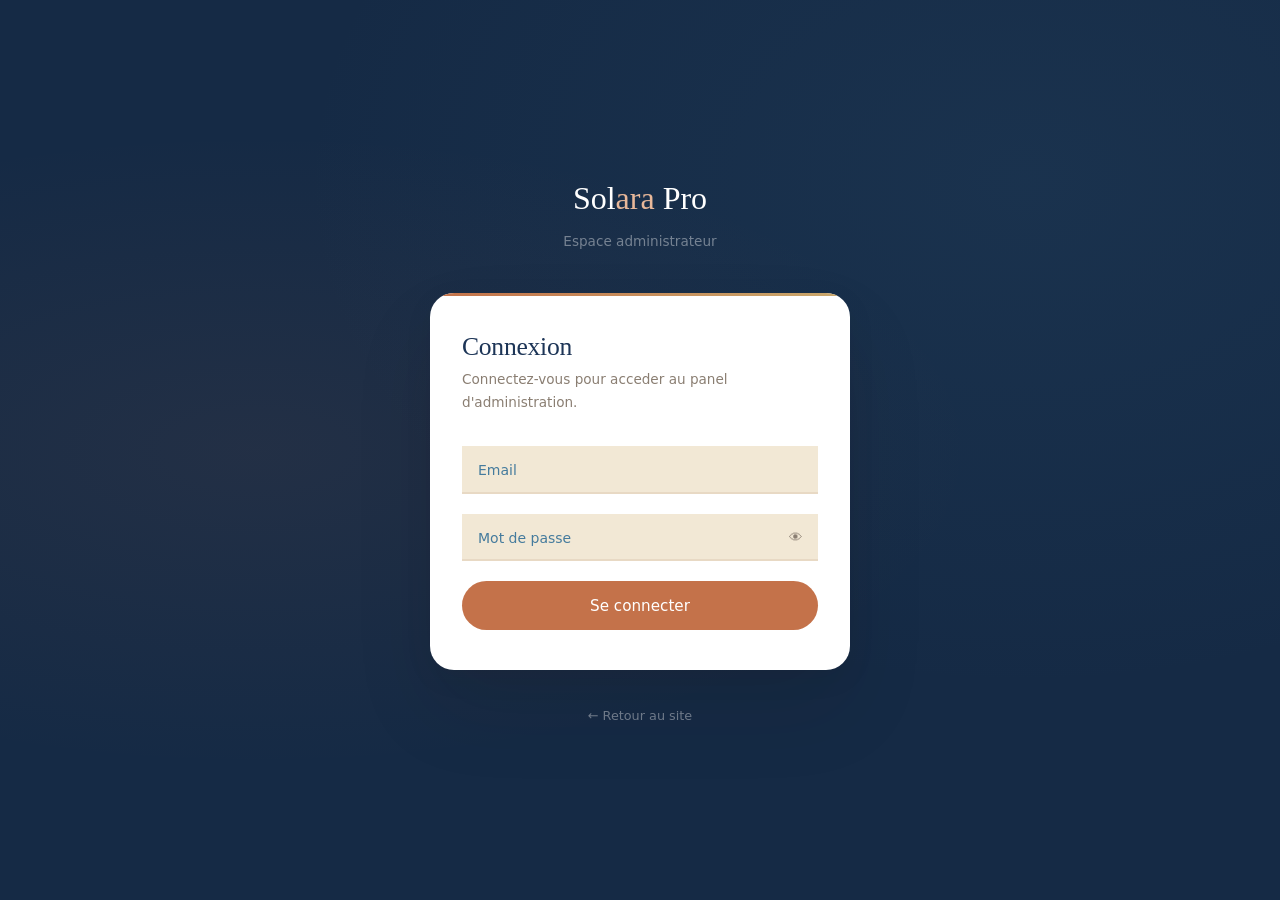
<file: admin.html>
<!DOCTYPE html>
<html lang="fr">
<head>
  <meta charset="UTF-8">
  <meta name="viewport" content="width=device-width, initial-scale=1.0">
  <!-- [SEC-CSP] Content Security Policy -->
  <meta http-equiv="Content-Security-Policy" content="default-src 'self'; style-src 'self' 'unsafe-inline'; script-src 'self' 'unsafe-inline'; img-src 'self' https://images.unsplash.com data:; font-src 'self' https://fonts.gstatic.com; connect-src 'self'; object-src 'none'; frame-ancestors 'none';">
  <!-- [SEC-FLASH] Body hidden immediately — revealed only after async fingerprint check passes -->
  <style>body{visibility:hidden}</style>
  <!-- [SEC-INSTANT] Load auth.js early for synchronous session check -->
  <script src="js/auth.js"></script>
  <script>
    // Synchronous check: redirect instantly if no session in sessionStorage at all
    if (!getSessionSync()) { window.location.replace('login.html'); }
  </script>
  <title>Admin Dashboard — Solara</title>
  <link rel="stylesheet" href="css/style.css">
  <style>
    body { background: #F7F4F0; }
    .admin-wrapper { display: flex; min-height: 100vh; }

    /* SIDEBAR */
    .sidebar {
      width: 240px; flex-shrink: 0;
      background: var(--charcoal);
      position: fixed; top:0; left:0; bottom:0;
      display: flex; flex-direction: column;
      z-index: 500; overflow-y: auto;
    }
    .sidebar-logo {
      padding: 1.75rem 1.5rem 1.5rem;
      font-family: var(--font-display); font-size: 1.4rem; color: var(--white);
      border-bottom: 1px solid rgba(255,255,255,0.08);
      text-decoration: none; display: block;
    }
    .sidebar-logo span { color: var(--terra-light); }
    .sidebar-label {
      font-size: 0.65rem; font-weight: 500; letter-spacing: 0.12em;
      text-transform: uppercase; color: rgba(255,255,255,0.3);
      padding: 1.5rem 1.5rem 0.5rem;
    }
    .sidebar-nav { list-style: none; padding: 0 0.75rem; }
    .sidebar-nav li { margin-bottom: 2px; }
    .sidebar-nav a {
      display: flex; align-items: center; gap: 0.75rem;
      padding: 0.65rem 0.85rem; border-radius: var(--radius-sm);
      color: rgba(255,255,255,0.55); font-size: 0.875rem;
      text-decoration: none; transition: all 0.2s; cursor: pointer;
    }
    .sidebar-nav a .nav-icon { font-size: 1rem; width: 20px; text-align: center; }
    .sidebar-nav a:hover { background: rgba(255,255,255,0.07); color: rgba(255,255,255,0.9); }
    .sidebar-nav a.active { background: rgba(196,113,74,0.2); color: var(--terra-light); }
    .sidebar-bottom { margin-top: auto; padding: 1.5rem; border-top: 1px solid rgba(255,255,255,0.08); }
    .admin-user { display: flex; align-items: center; gap: 0.75rem; }
    .admin-avatar { width: 36px; height: 36px; border-radius: 50%; background: var(--terra); display: flex; align-items: center; justify-content: center; font-size: 0.875rem; font-weight: 500; color: white; flex-shrink: 0; }

    /* MAIN */
    .admin-main { margin-left: 240px; flex: 1; min-height: 100vh; }
    .admin-topbar {
      background: var(--white); border-bottom: 1px solid var(--beige-mid);
      padding: 0 2.5rem; height: 60px;
      display: flex; align-items: center; justify-content: space-between;
      position: sticky; top: 0; z-index: 100;
    }
    .admin-topbar h1 { font-size: 1.2rem; font-weight: 500; font-family: var(--font-body); }
    .topbar-actions { display: flex; align-items: center; gap: 0.75rem; }
    .admin-content { padding: 2rem 2.5rem; }

    /* KPI */
    .kpi-grid { display: grid; grid-template-columns: repeat(4,1fr); gap: 1.25rem; margin-bottom: 2rem; }
    .kpi-card { background: var(--white); border: 1px solid var(--beige-mid); border-radius: var(--radius-lg); padding: 1.5rem; }
    .kpi-header { display: flex; justify-content: space-between; align-items: flex-start; margin-bottom: 1rem; }
    .kpi-icon { width: 40px; height: 40px; border-radius: var(--radius-md); display: flex; align-items: center; justify-content: center; font-size: 1.1rem; }
    .kpi-badge { font-size: 0.72rem; font-weight: 500; padding: 0.25rem 0.6rem; border-radius: 999px; }
    .kpi-badge.up { background: rgba(74,124,89,0.1); color: var(--success); }
    .kpi-val { font-family: var(--font-display); font-size: 2rem; color: var(--charcoal); line-height: 1; margin-bottom: 0.25rem; }
    .kpi-label { font-size: 0.78rem; color: var(--text-muted); }

    /* CHARTS */
    .charts-row { display: grid; grid-template-columns: 2fr 1fr; gap: 1.25rem; margin-bottom: 2rem; }
    .chart-card { background: var(--white); border: 1px solid var(--beige-mid); border-radius: var(--radius-lg); padding: 1.5rem; }
    .chart-card-header { display: flex; justify-content: space-between; align-items: center; margin-bottom: 1.5rem; }
    .chart-card-header h3 { font-size: 1rem; font-weight: 500; font-family: var(--font-body); }

    /* ═══ DASHBOARD v2 — Period selector + Simple/Advanced toggle ═══ */
    .dash-toolbar {
      display: flex; align-items: center; justify-content: space-between;
      gap: 1rem; flex-wrap: wrap; margin-bottom: 1.75rem;
    }
    .dash-toolbar-left { display: flex; align-items: center; gap: 0.75rem; flex-wrap: wrap; }
    .dash-toolbar-right { display: flex; align-items: center; gap: 0.75rem; }

    /* Period selector chips */
    .period-chips { display: flex; gap: 0.35rem; }
    .period-chip {
      padding: 0.35rem 0.85rem; border: 1.5px solid var(--beige-dark);
      border-radius: 999px; font-size: 0.78rem; cursor: pointer;
      transition: all 0.2s; background: none; color: var(--charcoal-mid);
      font-family: var(--font-body); font-weight: 500;
    }
    .period-chip:hover { border-color: var(--terra); color: var(--terra); }
    .period-chip.active { background: var(--terra); border-color: var(--terra); color: white; }

    /* Custom date range */
    .period-custom { display: none; align-items: center; gap: 0.5rem; }
    .period-custom.visible { display: flex; }
    .period-custom input[type="date"] {
      padding: 0.35rem 0.6rem; border: 1.5px solid var(--beige-dark);
      border-radius: var(--radius-sm); font-size: 0.78rem;
      font-family: var(--font-body); color: var(--charcoal);
      background: var(--white); outline: none;
    }
    .period-custom input[type="date"]:focus { border-color: var(--terra); }

    /* Advanced toggle */
    .dash-toggle {
      display: flex; align-items: center; gap: 0.6rem;
      font-size: 0.8rem; color: var(--charcoal-mid); cursor: pointer;
      padding: 0.35rem 1rem; border: 1.5px solid var(--beige-dark);
      border-radius: 999px; background: none; transition: all 0.25s;
      font-family: var(--font-body); font-weight: 500;
    }
    .dash-toggle:hover { border-color: var(--ocean); color: var(--ocean); }
    .dash-toggle.active {
      background: var(--ocean); border-color: var(--ocean); color: white;
    }
    .dash-toggle-switch {
      width: 32px; height: 18px; border-radius: 999px;
      background: var(--beige-dark); position: relative;
      transition: background 0.25s; flex-shrink: 0;
    }
    .dash-toggle.active .dash-toggle-switch { background: rgba(255,255,255,0.4); }
    .dash-toggle-switch::after {
      content: ''; position: absolute; top: 2px; left: 2px;
      width: 14px; height: 14px; border-radius: 50%;
      background: white; transition: transform 0.25s; box-shadow: 0 1px 3px rgba(0,0,0,0.2);
    }
    .dash-toggle.active .dash-toggle-switch::after { transform: translateX(14px); }

    /* Period label */
    .dash-period-label {
      font-size: 0.75rem; color: var(--text-muted);
      font-style: italic; margin-bottom: 0.25rem;
    }

    /* Simple dashboard specific */
    .dash-simple-kpi { display: grid; grid-template-columns: repeat(3,1fr); gap: 1.25rem; margin-bottom: 2rem; }
    .dash-kpi-big {
      background: var(--white); border: 1px solid var(--beige-mid);
      border-radius: var(--radius-lg); padding: 1.75rem 1.5rem;
      text-align: center; position: relative; overflow: hidden;
    }
    .dash-kpi-big::before {
      content: ''; position: absolute; top: 0; left: 0; right: 0;
      height: 3px;
    }
    .dash-kpi-big.revenue::before { background: var(--terra); }
    .dash-kpi-big.occupation::before { background: var(--ocean); }
    .dash-kpi-big.bookings::before { background: #4A7B5C; }
    .dash-kpi-big .kpi-big-icon {
      width: 48px; height: 48px; border-radius: var(--radius-md);
      display: flex; align-items: center; justify-content: center;
      font-size: 1.3rem; margin: 0 auto 1rem;
    }
    .dash-kpi-big .kpi-big-val {
      font-family: var(--font-display); font-size: 2.4rem;
      color: var(--charcoal); line-height: 1; margin-bottom: 0.35rem;
    }
    .dash-kpi-big .kpi-big-label {
      font-size: 0.82rem; color: var(--text-muted); margin-bottom: 0.75rem;
    }
    .dash-kpi-big .kpi-big-sub {
      font-size: 0.75rem; color: var(--charcoal-mid);
      padding-top: 0.75rem; border-top: 1px solid var(--beige-mid);
    }
    .dash-kpi-big .kpi-big-sub strong { color: var(--charcoal); }

    /* Occupation gauge */
    .occ-gauge {
      width: 120px; height: 120px; border-radius: 50%;
      margin: 0 auto 1rem; position: relative;
      display: flex; align-items: center; justify-content: center;
    }
    .occ-gauge canvas { position: absolute; top: 0; left: 0; }
    .occ-gauge-val {
      font-family: var(--font-display); font-size: 2rem;
      color: var(--ocean); position: relative; z-index: 1;
    }

    /* Mini sparkline row */
    .dash-spark-row { display: grid; grid-template-columns: 1fr 1fr; gap: 1.25rem; margin-bottom: 2rem; }
    .dash-spark-card {
      background: var(--white); border: 1px solid var(--beige-mid);
      border-radius: var(--radius-lg); padding: 1.25rem 1.5rem;
    }
    .dash-spark-header { display: flex; justify-content: space-between; align-items: center; margin-bottom: 0.75rem; }
    .dash-spark-label { font-size: 0.82rem; color: var(--text-muted); }
    .dash-spark-val { font-family: var(--font-display); font-size: 1.3rem; color: var(--charcoal); }

    /* Advanced dashboard */
    .dash-advanced { display: none; }
    .dash-advanced.visible { display: block; }

    .adv-grid-2 { display: grid; grid-template-columns: 1fr 1fr; gap: 1.25rem; margin-bottom: 2rem; }
    .adv-grid-3 { display: grid; grid-template-columns: repeat(3,1fr); gap: 1.25rem; margin-bottom: 2rem; }

    /* Comparison card */
    .adv-compare-card {
      background: var(--white); border: 1px solid var(--beige-mid);
      border-radius: var(--radius-lg); padding: 1.5rem;
    }
    .adv-compare-row {
      display: flex; justify-content: space-between; align-items: center;
      padding: 0.65rem 0; border-bottom: 1px solid var(--beige-mid);
    }
    .adv-compare-row:last-child { border-bottom: none; }
    .adv-compare-label { font-size: 0.82rem; color: var(--charcoal-mid); }
    .adv-compare-vals { display: flex; align-items: center; gap: 1rem; }
    .adv-compare-cur { font-weight: 600; font-size: 0.9rem; color: var(--charcoal); }
    .adv-compare-prev { font-size: 0.78rem; color: var(--text-muted); }
    .adv-compare-delta {
      font-size: 0.72rem; font-weight: 600; padding: 0.15rem 0.5rem;
      border-radius: 999px;
    }
    .adv-compare-delta.up { background: rgba(74,124,89,0.1); color: #4A7B5C; }
    .adv-compare-delta.down { background: rgba(176,74,74,0.1); color: #B04A4A; }
    .adv-compare-delta.neutral { background: rgba(150,150,150,0.1); color: #888; }

    /* Property performance table */
    .adv-perf-table { width: 100%; border-collapse: collapse; }
    .adv-perf-table th {
      text-align: left; padding: 0.6rem 0.75rem;
      font-size: 0.68rem; font-weight: 600; letter-spacing: 0.06em;
      text-transform: uppercase; color: var(--text-muted);
      border-bottom: 1.5px solid var(--beige-mid);
    }
    .adv-perf-table td {
      padding: 0.75rem; font-size: 0.85rem;
      border-bottom: 1px solid var(--beige-mid); vertical-align: middle;
    }
    .adv-perf-table tr:last-child td { border-bottom: none; }
    .adv-perf-table tr:hover td { background: var(--beige); }

    /* Progress bar for performance */
    .perf-bar-track {
      height: 6px; background: var(--beige-mid); border-radius: 3px;
      overflow: hidden; width: 80px;
    }
    .perf-bar-fill {
      height: 100%; border-radius: 3px; transition: width 0.4s;
    }

    /* Trend badge */
    .trend-badge {
      display: inline-flex; align-items: center; gap: 0.2rem;
      font-size: 0.72rem; font-weight: 600; padding: 0.15rem 0.5rem;
      border-radius: 999px;
    }
    .trend-badge.up { background: rgba(74,124,89,0.1); color: #4A7B5C; }
    .trend-badge.down { background: rgba(176,74,74,0.1); color: #B04A4A; }
    .trend-badge.neutral { background: rgba(150,150,150,0.1); color: #888; }

    @media(max-width:900px) {
      .dash-simple-kpi { grid-template-columns: 1fr; }
      .dash-spark-row { grid-template-columns: 1fr; }
      .adv-grid-2, .adv-grid-3 { grid-template-columns: 1fr; }
      .period-chips { flex-wrap: wrap; }
    }

    /* TABLE */
    .data-table { width: 100%; border-collapse: collapse; }
    .data-table th {
      text-align: left; padding: 0.75rem 1rem;
      font-size: 0.72rem; font-weight: 500; letter-spacing: 0.06em;
      text-transform: uppercase; color: var(--text-muted);
      border-bottom: 1.5px solid var(--beige-mid); white-space: nowrap;
    }
    .data-table td { padding: 0.9rem 1rem; font-size: 0.875rem; border-bottom: 1px solid var(--beige-mid); vertical-align: middle; }
    .data-table tr:last-child td { border-bottom: none; }
    .data-table tr:hover td { background: var(--beige); }
    .status-pill { display: inline-flex; align-items: center; gap: 0.3rem; padding: 0.25rem 0.65rem; border-radius: 999px; font-size: 0.72rem; font-weight: 500; }
    .status-confirmed { background: rgba(74,124,89,0.1); color: var(--success); }
    .status-pending   { background: rgba(196,145,74,0.12); color: var(--warning); }
    .status-cancelled { background: rgba(176,74,74,0.1); color: var(--danger); }
    .status-acompte   { background: rgba(42,100,120,0.1); color: #2A6478; }

    /* PROPERTY GRID */
    .prop-mgmt-grid { display: grid; grid-template-columns: repeat(auto-fill,minmax(280px,1fr)); gap: 1.25rem; }
    .prop-mgmt-card { background: var(--white); border: 1px solid var(--beige-mid); border-radius: var(--radius-lg); overflow: hidden; transition: box-shadow 0.2s; }
    .prop-mgmt-card:hover { box-shadow: var(--shadow-sm); }
    .prop-mgmt-img { width: 100%; aspect-ratio: 16/9; object-fit: cover; display: block; }
    .prop-mgmt-body { padding: 1rem; }
    .prop-mgmt-actions { display: flex; gap: 0.5rem; margin-top: 0.75rem; padding-top: 0.75rem; border-top: 1px solid var(--beige-mid); }

    /* MODAL — form grid */
    .modal-grid { display: grid; grid-template-columns: 1fr 1fr; gap: 1rem; }
    .col-span-2 { grid-column: span 2; }

    /* FILTER CHIPS */
    .filter-chip {
      padding: 0.3rem 0.75rem; border: 1.5px solid var(--beige-dark);
      border-radius: 999px; font-size: 0.8rem; cursor: pointer;
      transition: all 0.2s; background: none; color: var(--charcoal-mid);
      font-family: var(--font-body);
    }
    .filter-chip:hover { border-color: var(--terra); color: var(--terra); }
    .filter-chip.active { background: var(--terra); border-color: var(--terra); color: white; }
    .sort-select {
      padding: 0.45rem 0.9rem; border: 1.5px solid var(--beige-dark);
      border-radius: var(--radius-sm); font-family: var(--font-body); font-size: 0.82rem;
      background: var(--white); cursor: pointer; color: var(--charcoal); outline: none;
    }

    /* ═══════════════════════════════════════════
       CALENDAR v2 — Visual Planning Board
       ═══════════════════════════════════════════ */

    /* Toolbar */
    .cal-toolbar {
      display: flex; align-items: center; justify-content: space-between;
      gap: 1rem; flex-wrap: wrap; margin-bottom: 1rem;
    }
    .cal-nav-group { display: flex; align-items: center; gap: 0.5rem; }
    .cal-month-title {
      font-family: var(--font-display); font-size: 1.5rem; font-weight: 400;
      color: var(--ocean); min-width: 210px; text-align: center; margin: 0;
    }
    .cal-nav-btn {
      background: var(--white); border: 1.5px solid var(--beige-dark);
      border-radius: var(--radius-sm); width: 34px; height: 34px;
      display: flex; align-items: center; justify-content: center;
      cursor: pointer; font-size: 1rem; color: var(--charcoal);
      transition: all 0.2s; font-family: var(--font-body);
    }
    .cal-nav-btn:hover { border-color: var(--terra); color: var(--terra); background: rgba(196,113,74,0.04); }
    .cal-today-btn {
      padding: 0.3rem 0.85rem; background: var(--white);
      border: 1.5px solid var(--beige-dark); border-radius: var(--radius-pill);
      font-size: 0.78rem; cursor: pointer; color: var(--ocean);
      font-family: var(--font-body); transition: all 0.2s; font-weight: 500;
    }
    .cal-today-btn:hover { border-color: var(--ocean); background: rgba(42,100,120,0.05); }

    /* Filter bar */
    .cal-filter-bar { display: flex; align-items: center; gap: 0.6rem; flex-wrap: wrap; }
    .cal-status-chip {
      padding: 0.25rem 0.7rem; border: 1.5px solid var(--beige-dark);
      border-radius: 999px; font-size: 0.73rem; cursor: pointer;
      background: none; color: var(--charcoal-mid); font-family: var(--font-body);
      transition: all 0.2s; display: flex; align-items: center; gap: 0.3rem;
    }
    .cal-status-chip:hover { border-color: var(--ocean); color: var(--ocean); }
    .cal-status-chip.active { background: var(--ocean); border-color: var(--ocean); color: white; }

    /* Legend */
    .cal-legend-wrap {
      display: flex; align-items: flex-start; justify-content: space-between;
      gap: 1rem; flex-wrap: wrap;
      background: var(--beige); border: 1px solid var(--beige-mid);
      border-radius: var(--radius-md); padding: 0.7rem 1rem;
      margin-bottom: 1rem;
    }
    .cal-prop-legend { display: flex; flex-wrap: wrap; gap: 0.5rem; align-items: center; }
    .cal-prop-legend-label { font-size: 0.68rem; font-weight: 600; letter-spacing: 0.08em; text-transform: uppercase; color: var(--text-muted); margin-right: 0.25rem; }
    .cal-legend-item {
      display: flex; align-items: center; gap: 0.4rem;
      font-size: 0.76rem; color: var(--charcoal); cursor: pointer;
      padding: 0.2rem 0.5rem; border-radius: 999px;
      transition: background 0.2s;
    }
    .cal-legend-item:hover { background: rgba(0,0,0,0.05); }
    .cal-legend-dot { width: 12px; height: 12px; border-radius: 3px; flex-shrink: 0; }
    .cal-status-legend { display: flex; align-items: center; gap: 0.85rem; flex-shrink: 0; }
    .cal-status-legend-item { display: flex; align-items: center; gap: 0.35rem; font-size: 0.71rem; color: var(--text-muted); }
    .cal-status-swatch { width: 28px; height: 12px; border-radius: 2px; flex-shrink: 0; }
    .cal-status-swatch.confirmed { background: rgba(74,124,89,0.85); }
    .cal-status-swatch.acompte  { background: rgba(42,100,120,0.85); }
    .cal-status-swatch.pending {
      background: rgba(196,154,74,0.7);
      background-image: repeating-linear-gradient(45deg, transparent, transparent 2px, rgba(255,255,255,0.4) 2px, rgba(255,255,255,0.4) 4px);
    }
    .cal-status-swatch.cancelled { background: rgba(150,150,150,0.4); }

    /* Layout */
    .cal-layout {
      display: grid; grid-template-columns: 1fr 290px;
      gap: 1.25rem; align-items: start;
    }

    /* Day names header */
    .cal-daynames-row {
      display: grid; grid-template-columns: repeat(7, 1fr);
      background: linear-gradient(to bottom, #f0ebe4, var(--beige));
      border: 1px solid var(--beige-mid);
      border-radius: var(--radius-md) var(--radius-md) 0 0;
    }
    .cal-dn {
      padding: 0.55rem 0; text-align: center;
      font-size: 0.65rem; font-weight: 700; letter-spacing: 0.1em;
      text-transform: uppercase; color: var(--charcoal-mid);
    }
    .cal-dn.weekend { color: var(--terra); }

    /* Outer calendar container */
    .cal-outer {
      position: relative;
      border: 1px solid var(--beige-mid);
      border-top: none;
      border-radius: 0 0 var(--radius-md) var(--radius-md);
      overflow: hidden;
      background: var(--beige-mid); /* gap color between cells */
    }

    /* Day cells grid */
    .cal-days-grid {
      display: grid; grid-template-columns: repeat(7, 1fr);
      gap: 1px; position: relative; z-index: 1;
    }
    .cal-day-cell {
      height: 110px;
      background: var(--white);
      padding: 5px 4px 4px;
      position: relative;
      cursor: default;
      transition: background 0.15s;
      overflow: hidden;
    }
    .cal-day-cell.other-month { background: #f8f5f0; }
    .cal-day-cell.today { background: #fff9f5; }
    .cal-day-cell.today .cal-day-num {
      background: var(--terra); color: white;
      box-shadow: 0 2px 8px rgba(196,113,74,0.35);
    }
    .cal-day-cell.weekend .cal-day-num { color: var(--terra); }
    .cal-day-cell.weekend { background: #fdf9f5; }
    .cal-day-cell.has-booking { cursor: pointer; }

    /* Free day indicator */
    .cal-day-cell.free-day::before {
      content: '';
      position: absolute; bottom: 4px; right: 4px;
      width: 5px; height: 5px;
      border-radius: 50%;
      background: rgba(74,124,89,0.3);
    }

    /* Day number */
    .cal-day-num {
      display: inline-flex; align-items: center; justify-content: center;
      width: 22px; height: 22px; border-radius: 50%;
      font-size: 0.75rem; font-weight: 500; color: var(--charcoal);
      transition: background 0.2s, color 0.2s;
      flex-shrink: 0;
    }
    .cal-day-cell.other-month .cal-day-num { color: var(--text-muted); opacity: 0.45; }

    /* Overflow indicator */
    .cal-overflow-badge {
      position: absolute; bottom: 4px; right: 4px;
      font-size: 0.58rem; font-weight: 600; color: var(--text-muted);
      background: var(--beige); border-radius: 999px;
      padding: 1px 5px; letter-spacing: 0.03em;
    }

    /* Events absolute layer */
    .cal-events-layer {
      position: absolute;
      top: 0; left: 0; right: 0; bottom: 0;
      pointer-events: none;
      z-index: 5;
    }

    /* Individual event block */
    .cal-event-block {
      position: absolute;
      height: 20px;
      display: flex; align-items: center;
      padding: 0 7px;
      font-size: 0.65rem; font-weight: 600;
      white-space: nowrap; overflow: hidden; text-overflow: ellipsis;
      cursor: pointer;
      pointer-events: auto;
      transition: filter 0.15s, transform 0.15s, box-shadow 0.15s;
      box-shadow: 0 1px 3px rgba(0,0,0,0.12);
      letter-spacing: 0.01em;
    }
    .cal-event-block:hover {
      filter: brightness(1.1);
      transform: translateY(-1px) scaleY(1.05);
      box-shadow: 0 3px 10px rgba(0,0,0,0.18);
      z-index: 100 !important;
    }
    .cal-event-block.pending {
      background-image: repeating-linear-gradient(
        45deg, transparent, transparent 3px,
        rgba(255,255,255,0.35) 3px, rgba(255,255,255,0.35) 6px
      ) !important;
    }
    .cal-event-block.cancelled {
      opacity: 0.38;
      filter: grayscale(0.6);
    }
    .cal-event-start { border-radius: 4px 0 0 4px; }
    .cal-event-end   { border-radius: 0 4px 4px 0; }
    .cal-event-solo  { border-radius: 4px; }
    .cal-event-mid   { border-radius: 0; }

    /* Tooltip */
    .cal-tooltip {
      position: fixed;
      background: #1a1a1a;
      color: white; border-radius: var(--radius-md);
      padding: 0.8rem 1rem;
      font-size: 0.78rem; z-index: 9999;
      pointer-events: none; opacity: 0;
      transition: opacity 0.15s;
      max-width: 250px; min-width: 180px;
      box-shadow: 0 8px 32px rgba(0,0,0,0.25);
      line-height: 1.55;
    }
    .cal-tooltip.visible { opacity: 1; }
    .cal-tooltip-prop-dot {
      display: inline-block; width: 8px; height: 8px;
      border-radius: 2px; margin-right: 4px; vertical-align: middle;
    }
    .cal-tooltip-title { font-weight: 700; font-size: 0.84rem; margin-bottom: 0.4rem; }
    .cal-tooltip-row {
      display: flex; align-items: center; gap: 0.35rem;
      color: rgba(255,255,255,0.75); font-size: 0.73rem; margin-bottom: 0.1rem;
    }
    .cal-tooltip-hint { font-size: 0.62rem; opacity: 0.45; margin-top: 0.4rem; text-align: right; }

    /* Sidebar cards */
    .cal-sidebar { display: flex; flex-direction: column; gap: 1rem; }
    .cal-sidebar-card {
      background: var(--white); border: 1px solid var(--beige-mid);
      border-radius: var(--radius-lg); padding: 1.1rem 1.25rem;
    }
    .cal-sidebar-title {
      font-size: 0.68rem; font-weight: 700; letter-spacing: 0.1em;
      text-transform: uppercase; color: var(--text-muted);
      margin-bottom: 0.85rem; display: flex; align-items: center; gap: 0.4rem;
    }
    .cal-summary-grid { display: grid; grid-template-columns: 1fr 1fr; gap: 0.6rem; }
    .cal-summary-item {
      background: var(--beige); border-radius: var(--radius-sm);
      padding: 0.6rem 0.75rem; text-align: center;
    }
    .cal-summary-num {
      font-family: var(--font-display); font-size: 1.5rem;
      color: var(--ocean); line-height: 1;
    }
    .cal-summary-label { font-size: 0.65rem; color: var(--text-muted); margin-top: 0.15rem; }

    .cal-arrival-item {
      display: flex; align-items: flex-start; gap: 0.65rem;
      padding: 0.55rem 0;
      border-bottom: 1px solid var(--beige-mid);
      animation: slideInLeft 0.3s var(--ease-out) both;
    }
    .cal-arrival-item:last-child { border-bottom: none; padding-bottom: 0; }
    @keyframes slideInLeft {
      from { opacity: 0; transform: translateX(-8px); }
      to   { opacity: 1; transform: translateX(0); }
    }
    .cal-arrival-dot {
      width: 8px; height: 8px; border-radius: 50%;
      flex-shrink: 0; margin-top: 4px;
    }
    .cal-arrival-name { font-size: 0.82rem; font-weight: 600; color: var(--charcoal); }
    .cal-arrival-prop { font-size: 0.72rem; color: var(--text-muted); margin-top: 0.05rem; }
    .cal-arrival-date { font-size: 0.68rem; color: var(--ocean); margin-top: 0.05rem; font-weight: 500; }
    .cal-arrival-amount {
      margin-left: auto; flex-shrink: 0;
      font-size: 0.78rem; font-weight: 600; color: var(--terra);
      font-family: var(--font-display);
    }

    /* Detail modal */
    .cal-detail-header {
      display: flex; align-items: center; gap: 0.75rem;
      padding: 0.85rem 1.1rem;
      border-radius: var(--radius-md); margin-bottom: 1.25rem;
    }
    .cal-detail-prop-dot { width: 14px; height: 14px; border-radius: 3px; flex-shrink: 0; }
    .cal-detail-grid { display: grid; grid-template-columns: 1fr 1fr; gap: 0.75rem; }
    .cal-detail-item {
      background: var(--beige); border-radius: var(--radius-sm);
      padding: 0.65rem 0.85rem;
    }
    .cal-detail-item label { font-size: 0.62rem; font-weight: 700; letter-spacing: 0.1em; text-transform: uppercase; color: var(--text-muted); display: block; margin-bottom: 0.2rem; }
    .cal-detail-item span { font-size: 0.88rem; font-weight: 500; color: var(--charcoal); }
    .cal-detail-item.span-2 { grid-column: span 2; }

    @media(max-width:1100px) {
      .cal-layout { grid-template-columns: 1fr; }
      .cal-sidebar { display: grid; grid-template-columns: repeat(auto-fill, minmax(240px, 1fr)); }
    }
    @media(max-width:768px) {
      .cal-toolbar { flex-direction: column; align-items: flex-start; }
      .cal-day-cell { height: 80px; }
    }

    /* DELETE CONFIRM color */
    .btn-danger { background: rgba(176,74,74,0.1); color: var(--danger); border: none; font-family:var(--font-body); font-size:0.8rem; padding:0.4rem 0.8rem; border-radius:var(--radius-sm); cursor:pointer; transition:all 0.2s; }
    .btn-danger:hover { background: var(--danger); color:white; }

    /* Empty state */
    .empty-state { text-align:center; padding:3rem 2rem; color:var(--text-muted); }
    .empty-state .ei { font-size:2.5rem; margin-bottom:0.75rem; }

    /* ── IMAGE UPLOAD ZONE ── */
    .drop-zone {
      border: 2px dashed var(--beige-dark); border-radius: var(--radius-md);
      padding: 1.75rem 1rem; text-align: center; cursor: pointer;
      transition: all 0.25s; background: var(--beige); position: relative;
    }
    .drop-zone:hover { border-color: var(--terra); background: rgba(196,113,74,0.04); }
    .drop-zone.dragover { border-color: var(--terra); background: rgba(196,113,74,0.08); transform: scale(1.01); }
    .drop-zone .drop-icon { font-size: 2rem; display: block; margin-bottom: 0.4rem; }
    .drop-zone p { margin: 0.2rem 0; font-size: 0.82rem; color: var(--text-muted); }
    .drop-zone .drop-hint { font-size: 0.72rem; color: var(--charcoal-mid); opacity: 0.5; }
    .drop-zone .drop-formats { font-size: 0.68rem; color: var(--text-muted); margin-top: 0.5rem; }
    .drop-zone .browse-label {
      display: inline-block; padding: 0.35rem 1rem; margin-top: 0.3rem;
      border: 1.5px solid var(--beige-dark); border-radius: var(--radius-sm);
      font-size: 0.8rem; color: var(--charcoal-mid); cursor: pointer;
      transition: all 0.2s; font-family: var(--font-body);
    }
    .drop-zone .browse-label:hover { border-color: var(--terra); color: var(--terra); }

    .img-preview-grid {
      display: grid; grid-template-columns: repeat(auto-fill, minmax(90px, 1fr));
      gap: 0.6rem; margin-top: 0.75rem;
    }
    .img-preview-item {
      position: relative; aspect-ratio: 1; border-radius: var(--radius-sm);
      overflow: hidden; cursor: grab; border: 2px solid transparent;
      transition: border-color 0.2s, opacity 0.2s; background: var(--beige);
    }
    .img-preview-item:first-child { border-color: var(--terra); }
    .img-preview-item img { width: 100%; height: 100%; object-fit: cover; pointer-events: none; }
    .img-preview-item .remove-img {
      position: absolute; top: 3px; right: 3px; width: 20px; height: 20px;
      border-radius: 50%; background: rgba(0,0,0,0.6); color: white;
      border: none; font-size: 0.65rem; cursor: pointer;
      display: flex; align-items: center; justify-content: center;
      opacity: 0; transition: opacity 0.2s; line-height: 1;
    }
    .img-preview-item:hover .remove-img { opacity: 1; }
    .img-preview-item.dragging { opacity: 0.3; }
    .img-preview-item .main-label {
      position: absolute; bottom: 3px; left: 3px; font-size: 0.55rem;
      background: var(--terra); color: white; padding: 1px 5px;
      border-radius: 999px; font-weight: 500; text-transform: uppercase;
      letter-spacing: 0.04em;
    }
    .img-progress {
      height: 3px; background: var(--beige-mid); border-radius: 2px;
      margin-top: 0.4rem; overflow: hidden; display: none;
    }
    .img-progress.active { display: block; }
    .img-progress-bar {
      height: 100%; background: var(--terra); border-radius: 2px;
      transition: width 0.3s; width: 0%;
    }
    .img-error {
      font-size: 0.75rem; color: var(--danger); margin-top: 0.4rem;
      display: none; align-items: center; gap: 0.3rem;
    }
    .img-error.visible { display: flex; }

    @media(max-width:1100px) { .kpi-grid { grid-template-columns: repeat(2,1fr); } }
    @media(max-width:900px) { .charts-row { grid-template-columns: 1fr; } .admin-main { margin-left:0; } .sidebar { display:none; } }
  </style>
</head>
<body>
<div class="admin-wrapper">

  <!-- SIDEBAR -->
  <aside class="sidebar">
    <a href="index.html" class="sidebar-logo">Sol<span>ara</span> Pro</a>
    <div class="sidebar-label">Menu</div>
    <ul class="sidebar-nav">
      <li><a onclick="switchTab('stats')"    id="nav-stats"><span class="nav-icon">📊</span> Dashboard</a></li>
      <li><a onclick="switchTab('props')"    id="nav-props"><span class="nav-icon">🏠</span> Propriétés</a></li>
      <li><a onclick="switchTab('res')"      id="nav-res"><span class="nav-icon">📋</span> Réservations</a></li>
      <li><a onclick="switchTab('calendar')" id="nav-calendar"><span class="nav-icon">🗓</span> Calendrier</a></li>
      <li><a onclick="switchTab('clients')"  id="nav-clients"><span class="nav-icon">👥</span> Clients</a></li>
      <li><a onclick="switchTab('invoices')" id="nav-invoices"><span class="nav-icon">🧾</span> Factures</a></li>
      <li><a onclick="switchTab('seasons')"  id="nav-seasons"><span class="nav-icon">📅</span> Tarifs saisonniers</a></li>
    </ul>
    <div class="sidebar-label">Compte</div>
    <ul class="sidebar-nav">
      <li><a href="index.html"><span class="nav-icon">🌐</span> Voir le site</a></li>
      <li><a onclick="logout()" style="color:rgba(255,255,255,0.4)"><span class="nav-icon">🚪</span> Déconnexion</a></li>
    </ul>
    <div class="sidebar-bottom">
      <div class="admin-user">
        <div class="admin-avatar">AD</div>
        <div>
          <div style="font-size:0.875rem;color:rgba(255,255,255,0.8)" id="adminUserName">Admin</div>
          <div style="font-size:0.72rem;color:rgba(255,255,255,0.35)">Administrateur</div>
        </div>
      </div>
    </div>
  </aside>

  <!-- MAIN -->
  <main class="admin-main">
    <div class="admin-topbar">
      <h1 id="topbarTitle">Tableau de bord</h1>
      <div class="topbar-actions">
        <button class="btn btn-ghost btn-sm" onclick="switchTab('props')">🏠 Propriétés (<span id="topbarPropCount">0</span>)</button>
        <button class="btn btn-primary btn-sm" onclick="openAddModal()">+ Ajouter une propriété</button>
      </div>
    </div>

    <div class="admin-content">

      <!-- ══ STATS — Dual Dashboard ══ -->
      <div id="panel-stats">

        <!-- Toolbar: Period selector + Advanced toggle -->
        <div class="dash-toolbar">
          <div class="dash-toolbar-left">
            <div class="period-chips">
              <button class="period-chip" onclick="setPeriod('day',this)">Jour</button>
              <button class="period-chip" onclick="setPeriod('week',this)">Semaine</button>
              <button class="period-chip active" onclick="setPeriod('month',this)">Mois</button>
              <button class="period-chip" onclick="setPeriod('year',this)">Année</button>
              <button class="period-chip" onclick="setPeriod('custom',this)">Personnalisé</button>
            </div>
            <div class="period-custom" id="periodCustom">
              <input type="date" id="periodFrom" onchange="applyCustomPeriod()">
              <span style="font-size:0.78rem;color:var(--text-muted)">→</span>
              <input type="date" id="periodTo" onchange="applyCustomPeriod()">
            </div>
          </div>
          <div class="dash-toolbar-right">
            <button class="dash-toggle" id="dashToggle" onclick="toggleAdvanced()">
              <span class="dash-toggle-switch"></span>
              <span>Vue avancée</span>
            </button>
          </div>
        </div>

        <div class="dash-period-label" id="dashPeriodLabel">Période : ce mois-ci</div>

        <!-- ═══ SIMPLE DASHBOARD ═══ -->
        <div id="dashSimple">

          <!-- 3 big KPIs -->
          <div class="dash-simple-kpi" id="dashSimpleKpi"></div>

          <!-- Revenue chart + Occupation gauge -->
          <div class="charts-row">
            <div class="chart-card">
              <div class="chart-card-header">
                <h3 id="simpleChartTitle">Revenus sur la période</h3>
              </div>
              <canvas id="revenueChart" style="width:100%;height:200px"></canvas>
            </div>
            <div class="chart-card">
              <div class="chart-card-header"><h3>Taux d'occupation</h3></div>
              <div style="display:flex;justify-content:center;padding:1rem 0">
                <div class="occ-gauge">
                  <canvas id="occGauge" width="120" height="120"></canvas>
                  <span class="occ-gauge-val" id="occGaugeVal">0%</span>
                </div>
              </div>
              <div id="occDetails" style="text-align:center;font-size:0.82rem;color:var(--charcoal-mid)"></div>
            </div>
          </div>

          <!-- Recent reservations -->
          <div class="chart-card">
            <div class="chart-card-header">
              <h3>Réservations récentes</h3>
              <button class="btn btn-ghost btn-sm" onclick="switchTab('res')">Voir toutes →</button>
            </div>
            <div style="overflow-x:auto"><table class="data-table" id="recentResTable"></table></div>
          </div>
        </div>

        <!-- ═══ ADVANCED DASHBOARD ═══ -->
        <div class="dash-advanced" id="dashAdvanced">

          <!-- Comparison with previous period -->
          <div class="adv-grid-2">
            <div class="adv-compare-card">
              <div class="chart-card-header"><h3>Comparaison avec la période précédente</h3></div>
              <div id="advCompareRows"></div>
            </div>
            <div class="chart-card">
              <div class="chart-card-header"><h3>Répartition des statuts</h3></div>
              <div style="display:flex;justify-content:center;padding:1rem 0">
                <canvas id="advStatusDonut" width="160" height="160"></canvas>
              </div>
              <div id="advStatusLegend" style="display:flex;justify-content:center;gap:1.25rem;margin-top:0.5rem;flex-wrap:wrap"></div>
            </div>
          </div>

          <!-- Trend chart -->
          <div class="chart-card" style="margin-bottom:2rem">
            <div class="chart-card-header">
              <h3>Tendance des revenus (12 derniers mois)</h3>
            </div>
            <canvas id="advTrendChart" style="width:100%;height:220px"></canvas>
          </div>

          <!-- Performance per property -->
          <div class="chart-card" style="margin-bottom:2rem">
            <div class="chart-card-header">
              <h3>Performance par propriété</h3>
            </div>
            <div style="overflow-x:auto">
              <table class="adv-perf-table" id="advPerfTable"></table>
            </div>
          </div>

          <!-- Revenue by property bar chart + avg stay duration -->
          <div class="adv-grid-2">
            <div class="chart-card">
              <div class="chart-card-header"><h3>Revenus par propriété</h3></div>
              <canvas id="advPropRevenueChart" style="width:100%;height:200px"></canvas>
            </div>
            <div class="chart-card">
              <div class="chart-card-header"><h3>Indicateurs clés avancés</h3></div>
              <div id="advKeyMetrics"></div>
            </div>
          </div>

        </div>
      </div>

      <!-- ══ PROPERTIES ══ -->
      <div id="panel-props" style="display:none">
        <div style="display:flex;justify-content:space-between;align-items:center;margin-bottom:1.5rem;flex-wrap:wrap;gap:1rem">
          <div style="font-size:0.9rem;color:var(--text-muted)">
            <strong id="propCount" style="color:var(--charcoal)">0</strong> propriétés enregistrées
          </div>
          <button class="btn btn-primary btn-sm" onclick="openAddModal()">+ Ajouter une propriété</button>
        </div>
        <div class="prop-mgmt-grid" id="propMgmtGrid"></div>
      </div>

      <!-- ══ RESERVATIONS ══ -->
      <div id="panel-res" style="display:none">
        <div style="display:flex;justify-content:space-between;align-items:center;margin-bottom:1.5rem;flex-wrap:wrap;gap:1rem">
          <div style="display:flex;gap:0.5rem;flex-wrap:wrap">
            <button class="filter-chip active" onclick="filterRes(this,'all')">Toutes</button>
            <button class="filter-chip" onclick="filterRes(this,'confirmed')">Confirmées</button>
            <button class="filter-chip" onclick="filterRes(this,'acompte')">Acompte</button>
            <button class="filter-chip" onclick="filterRes(this,'pending')">En attente</button>
            <button class="filter-chip" onclick="filterRes(this,'cancelled')">Annulées</button>
          </div>
          <input type="text" class="form-input" style="width:220px" placeholder="Rechercher…" oninput="searchRes(this.value)">
        </div>
        <div class="chart-card" style="padding:0;overflow:hidden">
          <div style="overflow-x:auto"><table class="data-table" id="fullResTable"></table></div>
        </div>
      </div>

      <!-- ══ CALENDAR ══ -->
      <div id="panel-calendar" style="display:none">

        <!-- Toolbar -->
        <div class="cal-toolbar">
          <div class="cal-nav-group">
            <button class="cal-nav-btn" onclick="calNav(-1)" title="Mois précédent">‹</button>
            <h3 class="cal-month-title" id="calTitle">Juillet 2025</h3>
            <button class="cal-nav-btn" onclick="calNav(1)" title="Mois suivant">›</button>
            <button class="cal-today-btn" onclick="calGoToday()">Aujourd'hui</button>
          </div>
          <div class="cal-filter-bar">
            <select id="calPropFilter" class="sort-select" onchange="calFilterProp=this.value;renderCalendar()">
              <option value="">🏠 Toutes les propriétés</option>
            </select>
            <div style="display:flex;gap:0.35rem">
              <button class="cal-status-chip active" onclick="calSetStatus(this,'all')">Toutes</button>
              <button class="cal-status-chip" onclick="calSetStatus(this,'confirmed')" style="color:#4A7B5C">✓ Confirmées</button>
              <button class="cal-status-chip" onclick="calSetStatus(this,'acompte')" style="color:#2A6478">◐ Acompte</button>
              <button class="cal-status-chip" onclick="calSetStatus(this,'pending')" style="color:#C49A4A">⏳ Attente</button>
              <button class="cal-status-chip" onclick="calSetStatus(this,'cancelled')" style="color:#B04A4A">✕ Annulées</button>
            </div>
          </div>
        </div>

        <!-- Legend -->
        <div class="cal-legend-wrap">
          <div class="cal-prop-legend">
            <span class="cal-prop-legend-label">Propriétés :</span>
            <div id="calLegend" style="display:flex;flex-wrap:wrap;gap:0.4rem"></div>
          </div>
          <div class="cal-status-legend">
            <div class="cal-status-legend-item">
              <span class="cal-status-swatch confirmed"></span> Confirmée
            </div>
            <div class="cal-status-legend-item">
              <span class="cal-status-swatch acompte"></span> Acompte
            </div>
            <div class="cal-status-legend-item">
              <span class="cal-status-swatch pending"></span> En attente
            </div>
            <div class="cal-status-legend-item">
              <span class="cal-status-swatch cancelled"></span> Annulée
            </div>
          </div>
        </div>

        <!-- Calendar grid + sidebar -->
        <div class="cal-layout">
          <div>
            <!-- Day names -->
            <div class="cal-daynames-row" id="calDaynames">
              <div class="cal-dn">Lun</div>
              <div class="cal-dn">Mar</div>
              <div class="cal-dn">Mer</div>
              <div class="cal-dn">Jeu</div>
              <div class="cal-dn">Ven</div>
              <div class="cal-dn weekend">Sam</div>
              <div class="cal-dn weekend">Dim</div>
            </div>
            <!-- Outer calendar -->
            <div class="cal-outer" id="calOuter">
              <div class="cal-days-grid" id="calDaysGrid"></div>
              <div class="cal-events-layer" id="calEventsLayer"></div>
            </div>
          </div>

          <!-- Sidebar -->
          <aside class="cal-sidebar">
            <div class="cal-sidebar-card" id="calSummaryCard"></div>
            <div class="cal-sidebar-card" id="calUpcomingCard"></div>
            <div class="cal-sidebar-card" id="calDeparturesCard"></div>
          </aside>
        </div>

      </div>

      <!-- ══ CLIENTS ══ -->
      <div id="panel-clients" style="display:none">
        <div class="dash-toolbar">
          <div class="dash-toolbar-left">
            <input type="text" class="form-input" id="clientSearch" placeholder="Rechercher un client (nom, email)..." style="min-width:280px;font-size:0.85rem" oninput="filterClients()">
          </div>
          <div class="dash-toolbar-right">
            <span id="clientCount" style="font-size:0.82rem;color:var(--text-muted)"></span>
          </div>
        </div>
        <div class="chart-card" style="padding:0;overflow:hidden">
          <div style="overflow-x:auto"><table class="data-table" id="clientsTable"></table></div>
        </div>
        <!-- Client detail modal (inline) -->
        <div id="clientDetailPanel" style="display:none;margin-top:1.5rem">
          <div class="chart-card">
            <div class="chart-card-header">
              <h3 id="clientDetailName">Client</h3>
              <button class="btn btn-ghost btn-sm" onclick="document.getElementById('clientDetailPanel').style.display='none'">Fermer</button>
            </div>
            <div id="clientDetailBody"></div>
          </div>
        </div>
      </div>

      <!-- ══ INVOICES ══ -->
      <div id="panel-invoices" style="display:none">
        <div class="dash-toolbar">
          <div class="dash-toolbar-left">
            <input type="text" class="form-input" id="invoiceSearch" placeholder="Rechercher une facture..." style="min-width:220px;font-size:0.85rem" oninput="filterInvoices()">
          </div>
          <div class="dash-toolbar-right" style="flex-wrap:wrap;gap:0.5rem">
            <select class="form-input" id="invoiceMonthFilter" style="width:auto;font-size:0.82rem" onchange="filterInvoices()">
              <option value="">Tous les mois</option>
              <option value="01">Janvier</option><option value="02">Fevrier</option><option value="03">Mars</option>
              <option value="04">Avril</option><option value="05">Mai</option><option value="06">Juin</option>
              <option value="07">Juillet</option><option value="08">Aout</option><option value="09">Septembre</option>
              <option value="10">Octobre</option><option value="11">Novembre</option><option value="12">Decembre</option>
            </select>
            <select class="form-input" id="invoiceYearFilter" style="width:auto;font-size:0.82rem" onchange="filterInvoices()">
              <option value="">Toutes les annees</option>
            </select>
            <input type="date" class="form-input" id="invoiceDateFrom" style="width:auto;font-size:0.82rem" onchange="filterInvoices()" title="Date debut">
            <input type="date" class="form-input" id="invoiceDateTo" style="width:auto;font-size:0.82rem" onchange="filterInvoices()" title="Date fin">
            <button class="btn btn-ghost btn-sm" onclick="resetInvoiceFilters()" style="font-size:0.78rem">Reinitialiser</button>
            <span id="invoiceCount" style="font-size:0.82rem;color:var(--text-muted)"></span>
          </div>
        </div>
        <div id="invoiceTotalBar" style="padding:0.75rem 1.25rem;background:var(--sand);border-radius:var(--radius-md);margin-bottom:1rem;font-size:0.85rem;display:none"></div>
        <div class="chart-card" style="padding:0;overflow:hidden">
          <div style="overflow-x:auto"><table class="data-table" id="invoicesTable"></table></div>
        </div>
      </div>

      <!-- ══ SEASONS ══ -->
      <div id="panel-seasons" style="display:none">

        <!-- Deposit config -->
        <div class="chart-card" style="margin-bottom:1.5rem">
          <div class="chart-card-header">
            <h3>Systeme d'acompte</h3>
          </div>
          <div style="display:flex;align-items:center;gap:1.25rem;flex-wrap:wrap">
            <label style="display:flex;align-items:center;gap:0.5rem;font-size:0.85rem;cursor:pointer">
              <input type="checkbox" id="depositEnabled" style="accent-color:var(--terra)" onchange="saveDepositFromUI()">
              Activer le paiement par acompte
            </label>
            <div style="display:flex;align-items:center;gap:0.5rem">
              <label style="font-size:0.82rem;color:var(--text-muted)">Pourcentage :</label>
              <input type="number" class="form-input" id="depositPercent" min="10" max="90" step="5" value="30" style="width:70px;text-align:center;font-size:0.85rem" onchange="saveDepositFromUI()">
              <span style="font-size:0.82rem;color:var(--text-muted)">%</span>
            </div>
          </div>
          <p style="font-size:0.78rem;color:var(--text-muted);margin-top:0.75rem">Lorsqu'il est active, le client ne paie que le pourcentage indique lors de la reservation. Le solde est a regler avant l'arrivee.</p>
        </div>

        <div class="chart-card">
          <div class="chart-card-header">
            <h3>Periodes saisonnieres</h3>
            <button class="btn btn-primary btn-sm" onclick="addSeason()">+ Ajouter une saison</button>
          </div>
          <p style="font-size:0.82rem;color:var(--text-muted);margin-bottom:1.25rem">Definissez les periodes saisonnieres (dates au format MM-JJ). Chaque propriete peut avoir un tarif specifique par saison. Le prix de base est utilise si aucun tarif saisonnier n'est defini.</p>
          <div id="seasonsEditor"></div>
        </div>
        <div class="chart-card" style="margin-top:1.5rem">
          <div class="chart-card-header">
            <h3>Tarifs par propriete et par saison</h3>
          </div>
          <p style="font-size:0.82rem;color:var(--text-muted);margin-bottom:1.25rem">Laissez vide pour utiliser le prix de base de la propriete.</p>
          <div style="overflow-x:auto"><table class="data-table" id="seasonPricesTable"></table></div>
        </div>
      </div>

    </div>
  </main>
</div>

<!-- ══ MODAL ADD / EDIT PROPERTY ══ -->
<div class="modal-backdrop" id="propModal">
  <div class="modal" style="max-width:640px">
    <div class="modal-header">
      <div>
        <span class="label" id="modalLabel">Nouvelle propriété</span>
        <h3 style="margin-top:0.25rem" id="modalTitle">Ajouter une annonce</h3>
      </div>
      <button class="modal-close" onclick="closeModal('propModal')">✕</button>
    </div>
    <input type="hidden" id="editPropId">
    <div class="modal-grid">
      <div class="form-group">
        <label class="form-label">Nom *</label>
        <input type="text" class="form-input" id="fName" placeholder="Villa Soleil">
      </div>
      <div class="form-group">
        <label class="form-label">Type *</label>
        <select class="form-input" id="fType">
          <option value="Villa">Villa</option>
          <option value="Appartement">Appartement</option>
          <option value="Maison">Maison</option>
          <option value="Finca">Finca</option>
          <option value="Mas">Mas</option>
          <option value="Penthouse">Penthouse</option>
        </select>
      </div>
      <div class="form-group col-span-2">
        <label class="form-label">Adresse / Localisation *</label>
        <input type="text" class="form-input" id="fLocation" placeholder="Calle Mayor 12, Marbella, Espagne">
      </div>
      <div class="form-group">
        <label class="form-label">Région</label>
        <select class="form-input" id="fRegion">
          <option value="barcelone">Barcelone</option>
          <option value="ibiza">Ibiza</option>
          <option value="marbella">Marbella / Andalousie</option>
          <option value="valence">Valence</option>
          <option value="autre">Autre</option>
        </select>
      </div>
      <div class="form-group">
        <label class="form-label">Badge / Étiquette</label>
        <input type="text" class="form-input" id="fBadge" placeholder="Coup de cœur">
      </div>
      <div class="form-group">
        <label class="form-label">Prix / nuit (€) *</label>
        <input type="number" class="form-input" id="fPrice" placeholder="350" min="0">
      </div>
      <div class="form-group">
        <label class="form-label">Capacité (personnes) *</label>
        <input type="number" class="form-input" id="fGuests" placeholder="8" min="1">
      </div>
      <div class="form-group">
        <label class="form-label">Chambres</label>
        <input type="number" class="form-input" id="fBeds" placeholder="4" min="1">
      </div>
      <div class="form-group">
        <label class="form-label">Salles de bain</label>
        <input type="number" class="form-input" id="fBaths" placeholder="3" min="1">
      </div>
      <div class="form-group col-span-2">
        <label class="form-label">Photos</label>
        <div id="dropZone" class="drop-zone">
          <span class="drop-icon">📸</span>
          <p>Glissez vos images ici</p>
          <p class="drop-hint">ou</p>
          <label class="browse-label" for="fileInput">Parcourir les fichiers</label>
          <input type="file" id="fileInput" multiple accept="image/jpeg,image/png,image/webp" style="display:none">
          <p class="drop-formats">JPG, PNG, WEBP — Max 5 Mo par image</p>
        </div>
        <div class="img-progress" id="imgProgress"><div class="img-progress-bar" id="imgProgressBar"></div></div>
        <div class="img-error" id="imgError"></div>
        <div class="img-preview-grid" id="imgPreviewGrid"></div>
      </div>
      <div class="form-group col-span-2">
        <label class="form-label">Description</label>
        <textarea class="form-input" id="fDesc" rows="3" placeholder="Décrivez la propriété…"></textarea>
      </div>
      <div class="form-group col-span-2">
        <label class="form-label">Équipements <span style="font-weight:400;color:var(--text-muted)">(séparés par des virgules)</span></label>
        <input type="text" class="form-input" id="fAmenities" placeholder="Piscine privée, WiFi, Climatisation, Parking">
      </div>
    </div>
    <div style="display:flex;gap:0.75rem;margin-top:1.5rem;justify-content:flex-end">
      <button class="btn btn-ghost" onclick="closeModal('propModal')">Annuler</button>
      <button class="btn btn-primary" onclick="saveProp()">Enregistrer →</button>
    </div>
  </div>
</div>

<!-- ══ MODAL EDIT RESERVATION STATUS ══ -->
<div class="modal-backdrop" id="resModal">
  <div class="modal" style="max-width:420px">
    <div class="modal-header">
      <div><span class="label">Réservation</span><h3 style="margin-top:0.25rem" id="resModalTitle">Modifier</h3></div>
      <button class="modal-close" onclick="closeModal('resModal')">✕</button>
    </div>
    <input type="hidden" id="editResId">
    <div class="form-group">
      <label class="form-label">Statut</label>
      <select class="form-input" id="fResStatus">
        <option value="confirmed">Confirmée</option>
        <option value="acompte">Acompte (solde restant)</option>
        <option value="pending">En attente</option>
        <option value="cancelled">Annulée</option>
      </select>
    </div>
    <div class="form-group">
      <label class="form-label">Paiement reçu</label>
      <select class="form-input" id="fResPaid">
        <option value="true">Oui</option>
        <option value="false">Non</option>
      </select>
    </div>
    <div style="display:flex;gap:0.75rem;margin-top:1.5rem;justify-content:flex-end">
      <button class="btn btn-ghost" onclick="closeModal('resModal')">Annuler</button>
      <button class="btn btn-primary" onclick="saveRes()">Enregistrer →</button>
    </div>
  </div>
</div>

<!-- ══ CALENDAR TOOLTIP ══ -->
<div class="cal-tooltip" id="calTooltip"></div>

<!-- ══ CALENDAR DETAIL MODAL ══ -->
<div class="modal-backdrop" id="calDetailModal">
  <div class="modal" style="max-width:460px">
    <div class="modal-header" style="padding-bottom:0.75rem">
      <div style="flex:1" id="calDetailHeader"></div>
      <button class="modal-close" onclick="closeModal('calDetailModal')">✕</button>
    </div>
    <div id="calDetailBody"></div>
    <div style="display:flex;gap:0.75rem;margin-top:1.25rem;justify-content:flex-end">
      <button class="btn btn-ghost" onclick="closeModal('calDetailModal')">Fermer</button>
      <button class="btn btn-primary" id="calDetailEditBtn">✏️ Modifier le statut</button>
    </div>
  </div>
</div>

<!-- auth.js already loaded in <head> — no duplicate needed -->
<script src="js/app.js"></script>
<script src="js/data.js"></script>
<!-- MODE DÉMO : backend simulé côté navigateur (clients + factures sans PHP). Retirer cette ligne pour réactiver le vrai backend PHP. -->
<script src="js/demo-api.js"></script>
<script>
/* ── TAB NAVIGATION ── */
const TABS = ['stats','props','res','calendar','clients','invoices','seasons'];
const TITLES = { stats:'Tableau de bord', props:'Propriétés', res:'Réservations', calendar:'Calendrier', clients:'Clients', invoices:'Factures', seasons:'Tarifs saisonniers' };

/* ── Admin API token (sent as header on every protected request) ── */
const ADMIN_TOKEN = 'solara_admin_token_changeme';

function adminFetch(url, options) {
  options = options || {};
  options.headers = options.headers || {};
  options.headers['X-Admin-Token'] = ADMIN_TOKEN;
  return fetch(url, options);
}

function downloadPdf(invoiceId) {
  adminFetch('api/invoices.php?download=' + invoiceId)
    .then(r => {
      if (!r.ok) throw new Error('Erreur ' + r.status);
      return r.blob();
    })
    .then(blob => {
      const url = URL.createObjectURL(blob);
      const a = document.createElement('a');
      a.href = url;
      a.download = 'facture-' + invoiceId + '.pdf';
      document.body.appendChild(a);
      a.click();
      a.remove();
      URL.revokeObjectURL(url);
    })
    .catch(() => showToast('Erreur lors du telechargement du PDF', 'error'));
}

function switchTab(tab) {
  TABS.forEach(t => {
    document.getElementById('panel-'+t).style.display = t===tab ? 'block' : 'none';
    const nav = document.getElementById('nav-'+t);
    if (nav) nav.classList.toggle('active', t===tab);
  });
  document.getElementById('topbarTitle').textContent = TITLES[tab];
  if (tab==='props')    renderProps();
  if (tab==='res')      renderResTable(RESERVATIONS);
  if (tab==='calendar') renderCalendar();
  if (tab==='stats')    renderStats();
  if (tab==='clients')  loadClients();
  if (tab==='invoices') loadInvoices();
  if (tab==='seasons')  renderSeasonsPanel();
}

/* ═══════════════════════════════════════════════════════════════════
   DASHBOARD ENGINE — Period-aware, real data, simple + advanced
   ═══════════════════════════════════════════════════════════════════ */

let dashPeriod = 'month';
let dashAdvancedOn = false;
let dashCustomFrom = null, dashCustomTo = null;

/* ── Period helpers ── */
function getPeriodRange(period, refDate) {
  const d = refDate || new Date();
  const today = new Date(d.getFullYear(), d.getMonth(), d.getDate());
  let from, to;
  switch (period) {
    case 'day':
      from = new Date(today); to = new Date(today);
      to.setDate(to.getDate() + 1);
      break;
    case 'week':
      from = new Date(today);
      const dow = from.getDay() === 0 ? 6 : from.getDay() - 1;
      from.setDate(from.getDate() - dow);
      to = new Date(from); to.setDate(to.getDate() + 7);
      break;
    case 'month':
      from = new Date(d.getFullYear(), d.getMonth(), 1);
      to = new Date(d.getFullYear(), d.getMonth() + 1, 1);
      break;
    case 'year':
      from = new Date(d.getFullYear(), 0, 1);
      to = new Date(d.getFullYear() + 1, 0, 1);
      break;
    case 'custom':
      from = dashCustomFrom ? new Date(dashCustomFrom) : new Date(d.getFullYear(), d.getMonth(), 1);
      to = dashCustomTo ? new Date(dashCustomTo) : new Date(d.getFullYear(), d.getMonth() + 1, 1);
      to.setDate(to.getDate() + 1); /* inclusive end */
      break;
    default:
      from = new Date(d.getFullYear(), d.getMonth(), 1);
      to = new Date(d.getFullYear(), d.getMonth() + 1, 1);
  }
  return { from, to };
}

function getPreviousPeriodRange(period, refDate) {
  const d = refDate || new Date();
  switch (period) {
    case 'day':
      const prev = new Date(d); prev.setDate(prev.getDate() - 1);
      return getPeriodRange('day', prev);
    case 'week':
      const pw = new Date(d); pw.setDate(pw.getDate() - 7);
      return getPeriodRange('week', pw);
    case 'month':
      const pm = new Date(d); pm.setMonth(pm.getMonth() - 1);
      return getPeriodRange('month', pm);
    case 'year':
      const py = new Date(d); py.setFullYear(py.getFullYear() - 1);
      return getPeriodRange('year', py);
    case 'custom':
      const cur = getPeriodRange('custom');
      const duration = cur.to.getTime() - cur.from.getTime();
      const prevFrom = new Date(cur.from.getTime() - duration);
      const prevTo = new Date(cur.from);
      return { from: prevFrom, to: prevTo };
    default: return getPeriodRange(period, d);
  }
}

function formatPeriodLabel(period) {
  const r = getPeriodRange(period);
  const fmt = (d) => d.toLocaleDateString('fr-FR', { day: 'numeric', month: 'long', year: 'numeric' });
  const fmtShort = (d) => d.toLocaleDateString('fr-FR', { day: 'numeric', month: 'short' });
  switch (period) {
    case 'day':   return "Aujourd'hui — " + fmt(r.from);
    case 'week':  return 'Semaine du ' + fmtShort(r.from) + ' au ' + fmtShort(new Date(r.to.getTime() - 86400000));
    case 'month': return r.from.toLocaleDateString('fr-FR', { month: 'long', year: 'numeric' });
    case 'year':  return 'Année ' + r.from.getFullYear();
    case 'custom': return fmtShort(r.from) + ' → ' + fmtShort(new Date(r.to.getTime() - 86400000));
    default: return '';
  }
}

/* ── Filter reservations by date range ── */
function filterResByRange(range) {
  return RESERVATIONS.filter(function(r) {
    if (!r.checkin) return false;
    const ci = new Date(r.checkin);
    const co = r.checkout ? new Date(r.checkout) : ci;
    /* Reservation overlaps with range if it starts before range end AND ends after range start */
    return ci < range.to && co > range.from;
  });
}

/* ── Compute metrics for a set of reservations ── */
function computeMetrics(reservations, range) {
  const confirmed = reservations.filter(r => r.status === 'confirmed');
  const acompte   = reservations.filter(r => r.status === 'acompte');
  const pending   = reservations.filter(r => r.status === 'pending');
  const cancelled = reservations.filter(r => r.status === 'cancelled');
  /* Include acompte in active bookings for revenue and occupancy */
  const active    = confirmed.concat(acompte);
  const revenue   = active.reduce((s, r) => s + (Number(r.total) || 0), 0);
  const totalNights = active.reduce((s, r) => s + (Number(r.nights) || 0), 0);

  /* Occupation rate: booked days / (total available days * properties) */
  const rangeDays = Math.max(1, Math.round((range.to - range.from) / 86400000));
  const propCount = Math.max(1, PROPERTIES.length);
  const totalSlots = rangeDays * propCount;

  let bookedSlots = 0;
  active.forEach(function(r) {
    if (!r.checkin || !r.checkout) return;
    const ci = new Date(r.checkin);
    const co = new Date(r.checkout);
    const effStart = ci < range.from ? range.from : ci;
    const effEnd = co > range.to ? range.to : co;
    const days = Math.max(0, Math.round((effEnd - effStart) / 86400000));
    bookedSlots += days;
  });
  const occupancy = Math.min(100, Math.round((bookedSlots / totalSlots) * 100));

  const avgNightly = totalNights > 0 ? Math.round(revenue / totalNights) : 0;
  const avgStay = active.length > 0 ? (totalNights / active.length).toFixed(1) : 0;

  return {
    revenue, confirmed: confirmed.length, acompte: acompte.length, pending: pending.length,
    cancelled: cancelled.length, total: reservations.length,
    occupancy, bookedSlots, totalSlots, rangeDays,
    totalNights, avgNightly, avgStay
  };
}

/* ── Period selector UI ── */
function setPeriod(period, btn) {
  dashPeriod = period;
  document.querySelectorAll('.period-chip').forEach(b => b.classList.remove('active'));
  if (btn) btn.classList.add('active');

  const customEl = document.getElementById('periodCustom');
  if (period === 'custom') {
    customEl.classList.add('visible');
    if (!dashCustomFrom) {
      const now = new Date();
      document.getElementById('periodFrom').value = now.getFullYear() + '-' + String(now.getMonth()+1).padStart(2,'0') + '-01';
      document.getElementById('periodTo').value = now.toISOString().split('T')[0];
    }
  } else {
    customEl.classList.remove('visible');
  }
  renderStats();
}

function applyCustomPeriod() {
  dashCustomFrom = document.getElementById('periodFrom').value;
  dashCustomTo = document.getElementById('periodTo').value;
  if (dashCustomFrom && dashCustomTo) renderStats();
}

function toggleAdvanced() {
  dashAdvancedOn = !dashAdvancedOn;
  document.getElementById('dashToggle').classList.toggle('active', dashAdvancedOn);
  document.getElementById('dashAdvanced').classList.toggle('visible', dashAdvancedOn);
  if (dashAdvancedOn) renderAdvancedDashboard();
}

/* ═══ RENDER STATS — main entry point ═══ */
function renderStats() {
  const range = getPeriodRange(dashPeriod);
  const res = filterResByRange(range);
  const m = computeMetrics(res, range);

  /* Period label */
  document.getElementById('dashPeriodLabel').textContent = 'Période : ' + formatPeriodLabel(dashPeriod);
  document.getElementById('topbarPropCount').textContent = PROPERTIES.length;

  /* ═══ SIMPLE KPIs ═══ */
  document.getElementById('dashSimpleKpi').innerHTML = `
    <div class="dash-kpi-big revenue">
      <div class="kpi-big-icon" style="background:rgba(196,113,74,0.1)">💶</div>
      <div class="kpi-big-val">€${m.revenue.toLocaleString('fr-FR')}</div>
      <div class="kpi-big-label">Revenu généré</div>
      <div class="kpi-big-sub">
        <strong>${m.confirmed}</strong> réservation${m.confirmed>1?'s':''} confirmée${m.confirmed>1?'s':''} · <strong>${m.totalNights}</strong> nuitée${m.totalNights>1?'s':''}
      </div>
    </div>
    <div class="dash-kpi-big occupation">
      <div class="kpi-big-icon" style="background:rgba(42,100,120,0.1)">📊</div>
      <div class="kpi-big-val">${m.occupancy}%</div>
      <div class="kpi-big-label">Taux d'occupation</div>
      <div class="kpi-big-sub">
        <strong>${m.bookedSlots}</strong> nuit${m.bookedSlots>1?'s':''} occupée${m.bookedSlots>1?'s':''} sur <strong>${m.totalSlots}</strong> disponible${m.totalSlots>1?'s':''}
      </div>
    </div>
    <div class="dash-kpi-big bookings">
      <div class="kpi-big-icon" style="background:rgba(74,124,89,0.1)">📋</div>
      <div class="kpi-big-val">${m.total}</div>
      <div class="kpi-big-label">Réservations totales</div>
      <div class="kpi-big-sub">
        <strong style="color:#4A7B5C">${m.confirmed}</strong> confirmée${m.confirmed>1?'s':''}
        ${m.pending ? ' · <strong style="color:#C49A4A">'+m.pending+'</strong> en attente' : ''}
        ${m.cancelled ? ' · <strong style="color:#B04A4A">'+m.cancelled+'</strong> annulée'+( m.cancelled>1?'s':'') : ''}
      </div>
    </div>`;

  /* ═══ REVENUE CHART ═══ */
  renderRevenueChart(range);

  /* ═══ OCCUPATION GAUGE ═══ */
  setTimeout(function() {
    drawGauge('occGauge', m.occupancy);
    document.getElementById('occGaugeVal').textContent = m.occupancy + '%';
    document.getElementById('occDetails').innerHTML =
      '<strong>' + m.bookedSlots + '</strong> nuit' + (m.bookedSlots>1?'s':'') + ' réservée' + (m.bookedSlots>1?'s':'') +
      ' sur <strong>' + m.totalSlots + '</strong> disponible' + (m.totalSlots>1?'s':'') +
      '<br><span style="font-size:0.75rem;color:var(--text-muted)">' + PROPERTIES.length + ' propriété' + (PROPERTIES.length>1?'s':'') + ' × ' + m.rangeDays + ' jours</span>';
  }, 50);

  /* ═══ RECENT RESERVATIONS ═══ */
  const recent = res.sort(function(a,b) { return (b.checkin||'').localeCompare(a.checkin||''); }).slice(0, 5);
  document.getElementById('recentResTable').innerHTML = resTableHTML(recent);

  /* ═══ ADVANCED (if active) ═══ */
  if (dashAdvancedOn) renderAdvancedDashboard();
}

/* ── Revenue chart: breaks data into sub-periods ── */
function renderRevenueChart(range) {
  const days = Math.round((range.to - range.from) / 86400000);
  let labels = [], values = [], buckets;

  if (days <= 1) {
    /* Hourly for single day */
    labels = ['0h','4h','8h','12h','16h','20h','24h'];
    buckets = new Array(7).fill(0);
    RESERVATIONS.filter(r => r.status === 'confirmed' || r.status === 'acompte').forEach(function(r) {
      const ci = new Date(r.checkin);
      if (ci >= range.from && ci < range.to) {
        buckets[0] += Number(r.total) || 0;
      }
    });
    values = buckets;
  } else if (days <= 14) {
    /* Daily */
    for (let d = new Date(range.from); d < range.to; d.setDate(d.getDate()+1)) {
      labels.push(d.getDate() + '/' + (d.getMonth()+1));
      const dayStart = new Date(d), dayEnd = new Date(d);
      dayEnd.setDate(dayEnd.getDate() + 1);
      let rev = 0;
      RESERVATIONS.filter(r => r.status === 'confirmed' || r.status === 'acompte').forEach(function(r) {
        const ci = new Date(r.checkin);
        if (ci >= dayStart && ci < dayEnd) rev += Number(r.total) || 0;
      });
      values.push(rev);
    }
  } else if (days <= 90) {
    /* Weekly */
    let weekStart = new Date(range.from);
    while (weekStart < range.to) {
      const weekEnd = new Date(weekStart); weekEnd.setDate(weekEnd.getDate() + 7);
      const effEnd = weekEnd > range.to ? range.to : weekEnd;
      labels.push('S' + Math.ceil((weekStart.getDate()) / 7));
      let rev = 0;
      RESERVATIONS.filter(r => r.status === 'confirmed' || r.status === 'acompte').forEach(function(r) {
        const ci = new Date(r.checkin);
        if (ci >= weekStart && ci < effEnd) rev += Number(r.total) || 0;
      });
      values.push(rev);
      weekStart = weekEnd;
    }
  } else {
    /* Monthly */
    const startMonth = range.from.getMonth() + range.from.getFullYear() * 12;
    const endMonth = range.to.getMonth() + range.to.getFullYear() * 12;
    const monthNames = ['Jan','Fév','Mar','Avr','Mai','Jun','Jul','Aoû','Sep','Oct','Nov','Déc'];
    for (let m = startMonth; m <= endMonth; m++) {
      const yr = Math.floor(m / 12), mo = m % 12;
      labels.push(monthNames[mo]);
      const mStart = new Date(yr, mo, 1), mEnd = new Date(yr, mo + 1, 1);
      let rev = 0;
      RESERVATIONS.filter(r => r.status === 'confirmed' || r.status === 'acompte').forEach(function(r) {
        const ci = new Date(r.checkin);
        if (ci >= mStart && ci < mEnd) rev += Number(r.total) || 0;
      });
      values.push(rev);
    }
  }

  const title = document.getElementById('simpleChartTitle');
  if (title) title.textContent = 'Revenus sur la période';

  setTimeout(function() {
    drawBarChart('revenueChart', labels, values, '#C4714A');
  }, 60);
}

/* ── Gauge drawing ── */
function drawGauge(canvasId, pct) {
  var canvas = document.getElementById(canvasId);
  if (!canvas) return;
  var ctx = canvas.getContext('2d');
  var w = canvas.width, h = canvas.height;
  var cx = w / 2, cy = h / 2, r = w / 2 - 8;
  ctx.clearRect(0, 0, w, h);

  /* Background track */
  ctx.beginPath();
  ctx.arc(cx, cy, r, 0, Math.PI * 2);
  ctx.lineWidth = 10;
  ctx.strokeStyle = '#EDE3D6';
  ctx.stroke();

  /* Value arc */
  ctx.beginPath();
  var startAngle = -Math.PI / 2;
  var endAngle = startAngle + (Math.PI * 2 * pct / 100);
  ctx.arc(cx, cy, r, startAngle, endAngle);
  ctx.lineWidth = 10;
  ctx.lineCap = 'round';
  ctx.strokeStyle = '#2A6478';
  ctx.stroke();
}

/* ═══ ADVANCED DASHBOARD ═══ */
function renderAdvancedDashboard() {
  const range = getPeriodRange(dashPeriod);
  const prevRange = getPreviousPeriodRange(dashPeriod);
  const curRes = filterResByRange(range);
  const prevRes = filterResByRange(prevRange);
  const curM = computeMetrics(curRes, range);
  const prevM = computeMetrics(prevRes, prevRange);

  /* ── Period comparison ── */
  function deltaHTML(cur, prev, suffix, isInverse) {
    if (prev === 0 && cur === 0) return '<span class="adv-compare-delta neutral">—</span>';
    if (prev === 0) return '<span class="adv-compare-delta up">nouveau</span>';
    const pct = Math.round(((cur - prev) / prev) * 100);
    const isUp = pct >= 0;
    const cls = isInverse ? (isUp ? 'down' : 'up') : (isUp ? 'up' : 'down');
    if (pct === 0) return '<span class="adv-compare-delta neutral">= 0%</span>';
    return '<span class="adv-compare-delta ' + cls + '">' + (isUp ? '▲' : '▼') + ' ' + Math.abs(pct) + '%</span>';
  }

  var compareHTML = '';
  var rows = [
    { label: 'Revenus', cur: '€' + curM.revenue.toLocaleString('fr-FR'), prev: '€' + prevM.revenue.toLocaleString('fr-FR'), delta: deltaHTML(curM.revenue, prevM.revenue) },
    { label: 'Taux d\'occupation', cur: curM.occupancy + '%', prev: prevM.occupancy + '%', delta: deltaHTML(curM.occupancy, prevM.occupancy) },
    { label: 'Réservations', cur: String(curM.confirmed), prev: String(prevM.confirmed), delta: deltaHTML(curM.confirmed, prevM.confirmed) },
    { label: 'Nuitées vendues', cur: String(curM.totalNights), prev: String(prevM.totalNights), delta: deltaHTML(curM.totalNights, prevM.totalNights) },
    { label: 'Prix moyen / nuit', cur: '€' + curM.avgNightly, prev: '€' + prevM.avgNightly, delta: deltaHTML(curM.avgNightly, prevM.avgNightly) },
    { label: 'Annulations', cur: String(curM.cancelled), prev: String(prevM.cancelled), delta: deltaHTML(curM.cancelled, prevM.cancelled, '', true) },
  ];
  rows.forEach(function(row) {
    compareHTML += '<div class="adv-compare-row">' +
      '<span class="adv-compare-label">' + row.label + '</span>' +
      '<div class="adv-compare-vals">' +
        '<span class="adv-compare-prev">' + row.prev + '</span>' +
        '<span class="adv-compare-cur">' + row.cur + '</span>' +
        row.delta +
      '</div></div>';
  });
  document.getElementById('advCompareRows').innerHTML = compareHTML;

  /* ── Status donut ── */
  setTimeout(function() {
    var segments = [];
    if (curM.confirmed > 0) segments.push({ value: curM.confirmed, color: '#4A7B5C' });
    if (curM.pending > 0)   segments.push({ value: curM.pending, color: '#C49A4A' });
    if (curM.cancelled > 0) segments.push({ value: curM.cancelled, color: '#B04A4A' });
    if (segments.length === 0) segments.push({ value: 1, color: '#EDE3D6' });
    drawDonut('advStatusDonut', segments);

    document.getElementById('advStatusLegend').innerHTML =
      '<div style="text-align:center"><div style="font-family:var(--font-display);font-size:1.3rem;color:#4A7B5C">' + curM.confirmed + '</div><div style="font-size:0.72rem;color:var(--text-muted)">Confirmées</div></div>' +
      '<div style="text-align:center"><div style="font-family:var(--font-display);font-size:1.3rem;color:#C49A4A">' + curM.pending + '</div><div style="font-size:0.72rem;color:var(--text-muted)">En attente</div></div>' +
      '<div style="text-align:center"><div style="font-family:var(--font-display);font-size:1.3rem;color:#B04A4A">' + curM.cancelled + '</div><div style="font-size:0.72rem;color:var(--text-muted)">Annulées</div></div>';
  }, 80);

  /* ── 12-month trend ── */
  setTimeout(function() {
    var labels = [], vals = [];
    var now = new Date();
    var monthNames = ['Jan','Fév','Mar','Avr','Mai','Jun','Jul','Aoû','Sep','Oct','Nov','Déc'];
    for (var i = 11; i >= 0; i--) {
      var mDate = new Date(now.getFullYear(), now.getMonth() - i, 1);
      var mEnd  = new Date(mDate.getFullYear(), mDate.getMonth() + 1, 1);
      labels.push(monthNames[mDate.getMonth()] + (mDate.getFullYear() !== now.getFullYear() ? ' ' + mDate.getFullYear() : ''));
      var rev = 0;
      RESERVATIONS.filter(r => r.status === 'confirmed' || r.status === 'acompte').forEach(function(r) {
        var ci = new Date(r.checkin);
        if (ci >= mDate && ci < mEnd) rev += Number(r.total) || 0;
      });
      vals.push(rev);
    }
    drawLineChart('advTrendChart', labels, [{ values: vals, color: '#2A6478' }]);
  }, 100);

  /* ── Performance per property ── */
  var perfHTML = '<thead><tr><th>Propriété</th><th>Réservations</th><th>Nuitées</th><th>Revenu</th><th>Occupation</th><th>Prix moy./nuit</th></tr></thead><tbody>';
  PROPERTIES.forEach(function(p) {
    var propRes = curRes.filter(r => (r.property === p.name || r.propId === p.id) && (r.status === 'confirmed' || r.status === 'acompte'));
    var propRev = propRes.reduce((s, r) => s + (Number(r.total) || 0), 0);
    var propNights = propRes.reduce((s, r) => s + (Number(r.nights) || 0), 0);
    var propOcc = Math.min(100, Math.round((propNights / Math.max(1, curM.rangeDays)) * 100));
    var propAvg = propNights > 0 ? Math.round(propRev / propNights) : 0;
    var barColor = propOcc >= 70 ? '#4A7B5C' : propOcc >= 40 ? '#C49A4A' : '#B04A4A';

    perfHTML += '<tr>' +
      '<td><strong>' + p.name + '</strong><div style="font-size:0.72rem;color:var(--text-muted)">' + p.location + '</div></td>' +
      '<td>' + propRes.length + '</td>' +
      '<td>' + propNights + '</td>' +
      '<td><strong>€' + propRev.toLocaleString('fr-FR') + '</strong></td>' +
      '<td><div style="display:flex;align-items:center;gap:0.5rem">' +
        '<div class="perf-bar-track"><div class="perf-bar-fill" style="width:' + propOcc + '%;background:' + barColor + '"></div></div>' +
        '<span style="font-size:0.78rem;font-weight:600;color:' + barColor + '">' + propOcc + '%</span>' +
      '</div></td>' +
      '<td>€' + propAvg + '</td>' +
    '</tr>';
  });
  perfHTML += '</tbody>';
  if (!PROPERTIES.length) perfHTML = '<tr><td colspan="6" style="text-align:center;padding:2rem;color:var(--text-muted)">Aucune propriété</td></tr>';
  document.getElementById('advPerfTable').innerHTML = perfHTML;

  /* ── Revenue per property bar chart ── */
  setTimeout(function() {
    var propLabels = [], propVals = [];
    PROPERTIES.forEach(function(p) {
      var propRes = curRes.filter(r => (r.property === p.name || r.propId === p.id) && (r.status === 'confirmed' || r.status === 'acompte'));
      propLabels.push(p.name.split(' ').slice(0, 2).join(' '));
      propVals.push(propRes.reduce((s, r) => s + (Number(r.total) || 0), 0));
    });
    drawBarChart('advPropRevenueChart', propLabels, propVals, '#2A6478');
  }, 120);

  /* ── Advanced key metrics ── */
  var convRate = curM.total > 0 ? Math.round((curM.confirmed / curM.total) * 100) : 0;
  var cancelRate = curM.total > 0 ? Math.round((curM.cancelled / curM.total) * 100) : 0;
  var revPerProp = PROPERTIES.length > 0 ? Math.round(curM.revenue / PROPERTIES.length) : 0;
  var revPerDay = curM.rangeDays > 0 ? Math.round(curM.revenue / curM.rangeDays) : 0;

  document.getElementById('advKeyMetrics').innerHTML =
    metricRow('Taux de conversion', convRate + '%', convRate >= 70 ? 'up' : convRate >= 40 ? 'neutral' : 'down', 'Confirmées / total des réservations') +
    metricRow('Taux d\'annulation', cancelRate + '%', cancelRate <= 10 ? 'up' : cancelRate <= 25 ? 'neutral' : 'down', 'Annulées / total des réservations') +
    metricRow('Revenu / propriété', '€' + revPerProp.toLocaleString('fr-FR'), '', 'Moyenne sur ' + PROPERTIES.length + ' propriété' + (PROPERTIES.length>1?'s':'')) +
    metricRow('Revenu / jour', '€' + revPerDay.toLocaleString('fr-FR'), '', 'Sur ' + curM.rangeDays + ' jours') +
    metricRow('Durée moy. du séjour', curM.avgStay + ' nuits', '', 'Basé sur ' + curM.confirmed + ' réservation' + (curM.confirmed>1?'s':'')) +
    metricRow('Prix moy. / nuit', '€' + curM.avgNightly, '', 'Toutes propriétés confondues');
}

function metricRow(label, value, trend, sub) {
  var trendHTML = '';
  if (trend === 'up') trendHTML = '<span class="trend-badge up">bon</span>';
  else if (trend === 'down') trendHTML = '<span class="trend-badge down">attention</span>';
  else if (trend === 'neutral') trendHTML = '<span class="trend-badge neutral">moyen</span>';

  return '<div style="display:flex;justify-content:space-between;align-items:center;padding:0.75rem 0;border-bottom:1px solid var(--beige-mid)">' +
    '<div><div style="font-size:0.85rem;color:var(--charcoal);font-weight:500">' + label + '</div>' +
    '<div style="font-size:0.72rem;color:var(--text-muted)">' + (sub || '') + '</div></div>' +
    '<div style="display:flex;align-items:center;gap:0.6rem">' +
      '<span style="font-family:var(--font-display);font-size:1.15rem;color:var(--charcoal)">' + value + '</span>' +
      trendHTML +
    '</div></div>';
}

/* ── PROPERTIES PANEL ── */
function renderProps() {
  document.getElementById('propCount').textContent = PROPERTIES.length;
  document.getElementById('topbarPropCount').textContent = PROPERTIES.length;
  const grid = document.getElementById('propMgmtGrid');
  if (!PROPERTIES.length) {
    grid.innerHTML = `<div class="empty-state" style="grid-column:1/-1"><div class="ei">🏚</div><p>Aucune propriété. Ajoutez-en une !</p></div>`;
    return;
  }
  grid.innerHTML = PROPERTIES.map(p => `
    <div class="prop-mgmt-card">
      <img class="prop-mgmt-img" src="${p.img}" alt="${p.name}" loading="lazy" onerror="this.src='https://images.unsplash.com/photo-1512917774080-9991f1c4c750?w=400&q=60'">
      <div class="prop-mgmt-body">
        <div style="display:flex;justify-content:space-between;align-items:flex-start">
          <div>
            <div style="font-weight:500;font-size:0.9rem">${p.name}</div>
            <div style="font-size:0.75rem;color:var(--text-muted)">📍 ${p.location}</div>
          </div>
          <span class="badge badge-terra" style="flex-shrink:0">€${p.price}/nuit</span>
        </div>
        <div style="display:flex;gap:0.75rem;margin-top:0.4rem">
          <span style="font-size:0.72rem;color:var(--text-muted)">🛏 ${p.beds}</span>
          <span style="font-size:0.72rem;color:var(--text-muted)">👥 ${p.guests}</span>
          <span style="font-size:0.72rem;color:var(--text-muted)">📌 ${p.type}</span>
          <span style="font-size:0.72rem;color:var(--text-muted)">★ ${p.rating}</span>
        </div>
        <div class="prop-mgmt-actions">
          <button class="btn btn-ghost btn-sm" onclick="openEditModal(${p.id})">✏️ Modifier</button>
          <button class="btn btn-ocean btn-sm" onclick="window.open('property.html?id=${p.id}','_blank')">👁 Voir</button>
          <button class="btn-danger" onclick="confirmDelete(${p.id})">🗑 Supprimer</button>
        </div>
      </div>
    </div>`).join('');
}

/* ── DELETE WITH CONFIRM ── */
function confirmDelete(id) {
  const p = getProperty(id);
  if (!p) return;
  if (!confirm(`Supprimer "${p.name}" ? Cette action est irréversible.`)) return;
  deleteProperty(id);
  renderProps();
  renderStats();
  showToast('Propriété supprimée', 'error');
}

/* ══ IMAGE UPLOAD SYSTEM ══ */
const MAX_FILE_SIZE = 5 * 1024 * 1024; // 5 Mo
const ACCEPTED_TYPES = ['image/jpeg', 'image/png', 'image/webp'];
const COMPRESS_MAX_W = 1200;
const COMPRESS_QUALITY = 0.75;
var modalImages = []; // Array of data-URL strings

function compressImage(file) {
  return new Promise(function(resolve, reject) {
    if (!ACCEPTED_TYPES.includes(file.type)) {
      return reject('Format non supporté : ' + file.name + '. Utilisez JPG, PNG ou WEBP.');
    }
    if (file.size > MAX_FILE_SIZE) {
      return reject(file.name + ' est trop lourd (' + (file.size / 1024 / 1024).toFixed(1) + ' Mo). Max 5 Mo.');
    }
    var reader = new FileReader();
    reader.onload = function(e) {
      var img = new Image();
      img.onload = function() {
        var w = img.width, h = img.height;
        if (w > COMPRESS_MAX_W) { h = Math.round(h * COMPRESS_MAX_W / w); w = COMPRESS_MAX_W; }
        var canvas = document.createElement('canvas');
        canvas.width = w; canvas.height = h;
        canvas.getContext('2d').drawImage(img, 0, 0, w, h);
        resolve(canvas.toDataURL('image/jpeg', COMPRESS_QUALITY));
      };
      img.onerror = function() { reject('Impossible de lire ' + file.name); };
      img.src = e.target.result;
    };
    reader.onerror = function() { reject('Erreur de lecture : ' + file.name); };
    reader.readAsDataURL(file);
  });
}

function showImgError(msg) {
  var el = document.getElementById('imgError');
  el.textContent = msg; el.classList.add('visible');
  setTimeout(function() { el.classList.remove('visible'); }, 4000);
}

async function handleFiles(files) {
  var errEl = document.getElementById('imgError');
  errEl.classList.remove('visible');
  var progress = document.getElementById('imgProgress');
  var bar = document.getElementById('imgProgressBar');
  progress.classList.add('active'); bar.style.width = '0%';

  var total = files.length, done = 0;
  for (var i = 0; i < files.length; i++) {
    try {
      var dataUrl = await compressImage(files[i]);
      modalImages.push(dataUrl);
      done++;
      bar.style.width = Math.round((done / total) * 100) + '%';
    } catch (err) {
      showImgError(err);
    }
  }
  setTimeout(function() { progress.classList.remove('active'); }, 500);
  renderImgPreviews();
}

function renderImgPreviews() {
  var grid = document.getElementById('imgPreviewGrid');
  if (!modalImages.length) { grid.innerHTML = ''; return; }
  grid.innerHTML = modalImages.map(function(src, i) {
    return '<div class="img-preview-item" draggable="true" data-idx="' + i + '">' +
      '<img src="' + src + '" alt="Photo ' + (i + 1) + '">' +
      '<button class="remove-img" onclick="removeImg(' + i + ')" title="Supprimer">✕</button>' +
      (i === 0 ? '<span class="main-label">Principal</span>' : '') +
      '</div>';
  }).join('');
  initDragReorder();
}

function removeImg(idx) {
  modalImages.splice(idx, 1);
  renderImgPreviews();
}

/* ── Drag & drop reorder ── */
var dragSrcIdx = null;
function initDragReorder() {
  var items = document.querySelectorAll('.img-preview-item');
  items.forEach(function(item) {
    item.addEventListener('dragstart', function(e) {
      dragSrcIdx = parseInt(this.dataset.idx);
      this.classList.add('dragging');
      e.dataTransfer.effectAllowed = 'move';
    });
    item.addEventListener('dragend', function() { this.classList.remove('dragging'); });
    item.addEventListener('dragover', function(e) { e.preventDefault(); e.dataTransfer.dropEffect = 'move'; });
    item.addEventListener('drop', function(e) {
      e.preventDefault();
      var targetIdx = parseInt(this.dataset.idx);
      if (dragSrcIdx !== null && dragSrcIdx !== targetIdx) {
        var moved = modalImages.splice(dragSrcIdx, 1)[0];
        modalImages.splice(targetIdx, 0, moved);
        renderImgPreviews();
      }
      dragSrcIdx = null;
    });
  });
}

/* ── Drop zone events ── */
(function() {
  document.addEventListener('DOMContentLoaded', function() {
    var dz = document.getElementById('dropZone');
    var fi = document.getElementById('fileInput');
    if (!dz || !fi) return;
    ['dragenter','dragover'].forEach(function(ev) {
      dz.addEventListener(ev, function(e) { e.preventDefault(); dz.classList.add('dragover'); });
    });
    ['dragleave','drop'].forEach(function(ev) {
      dz.addEventListener(ev, function(e) { e.preventDefault(); dz.classList.remove('dragover'); });
    });
    dz.addEventListener('drop', function(e) { if (e.dataTransfer.files.length) handleFiles(Array.from(e.dataTransfer.files)); });
    dz.addEventListener('click', function(e) { if (e.target.tagName !== 'INPUT' && e.target.tagName !== 'LABEL') fi.click(); });
    fi.addEventListener('change', function() { if (fi.files.length) { handleFiles(Array.from(fi.files)); fi.value = ''; } });
  });
})();

/* ── ADD / EDIT MODAL ── */
function openAddModal() {
  document.getElementById('modalLabel').textContent = 'Nouvelle propriété';
  document.getElementById('modalTitle').textContent = 'Ajouter une annonce';
  document.getElementById('editPropId').value = '';
  ['fName','fLocation','fBadge','fDesc','fAmenities'].forEach(function(id) { document.getElementById(id).value=''; });
  document.getElementById('fType').value = 'Villa';
  document.getElementById('fRegion').value = 'marbella';
  document.getElementById('fPrice').value = '';
  document.getElementById('fGuests').value = '';
  document.getElementById('fBeds').value = '';
  document.getElementById('fBaths').value = '';
  modalImages = [];
  renderImgPreviews();
  openModal('propModal');
}

function openEditModal(id) {
  const p = getProperty(id);
  if (!p) return;
  document.getElementById('modalLabel').textContent = 'Modifier la propriété';
  document.getElementById('modalTitle').textContent = p.name;
  document.getElementById('editPropId').value = p.id;
  document.getElementById('fName').value      = p.name;
  document.getElementById('fType').value      = p.type;
  document.getElementById('fLocation').value  = p.location;
  document.getElementById('fRegion').value    = p.region;
  document.getElementById('fBadge').value     = p.badge;
  document.getElementById('fPrice').value     = p.price;
  document.getElementById('fGuests').value    = p.guests;
  document.getElementById('fBeds').value      = p.beds;
  document.getElementById('fBaths').value     = p.baths;
  document.getElementById('fDesc').value      = p.description;
  document.getElementById('fAmenities').value = (p.amenities||[]).join(', ');
  modalImages = (p.imgs && p.imgs.length) ? p.imgs.slice() : (p.img ? [p.img] : []);
  renderImgPreviews();
  openModal('propModal');
}

function saveProp() {
  const name = document.getElementById('fName').value.trim();
  const location = document.getElementById('fLocation').value.trim();
  const price = document.getElementById('fPrice').value;
  if (!name || !location || !price) { showToast('Nom, adresse et prix sont obligatoires','error'); return; }

  const fallback = 'https://images.unsplash.com/photo-1512917774080-9991f1c4c750?w=800&q=80';
  const mainImg = modalImages.length ? modalImages[0] : fallback;

  const data = {
    name, location, price,
    type:        document.getElementById('fType').value,
    region:      document.getElementById('fRegion').value,
    badge:       document.getElementById('fBadge').value.trim() || 'Nouveau',
    guests:      document.getElementById('fGuests').value || 2,
    beds:        document.getElementById('fBeds').value || 1,
    baths:       document.getElementById('fBaths').value || 1,
    img:         mainImg,
    imgs:        modalImages.length ? modalImages.slice() : [fallback],
    description: document.getElementById('fDesc').value.trim(),
    amenities:   document.getElementById('fAmenities').value,
  };

  const editId = parseInt(document.getElementById('editPropId').value);
  if (editId) {
    updateProperty(editId, data);
    showToast('Propriété mise à jour ✓', 'success');
  } else {
    addProperty(data);
    showToast('Propriété ajoutée ✓', 'success');
  }

  closeModal('propModal');
  renderProps();
  renderStats();
}

/* ── RESERVATIONS TABLE ── */
function resTableHTML(data) {
  if (!data.length) return '<tr><td colspan="10" style="text-align:center;padding:2rem;color:var(--text-muted)">Aucune réservation</td></tr>';
  return `<thead><tr>
    <th>Réf.</th><th>Client</th><th>Propriété</th><th>Arrivée</th><th>Départ</th><th>Nuits</th><th>Total</th><th>Message conciergerie</th><th>Statut</th><th>Actions</th>
  </tr></thead><tbody>${data.map(r=>`
    <tr>
      <td><code style="font-size:0.75rem;color:var(--terra)">${r.id}</code></td>
      <td><strong>${r.guest}</strong></td>
      <td style="max-width:150px;overflow:hidden;text-overflow:ellipsis;white-space:nowrap">${r.property}</td>
      <td>${r.checkin}</td><td>${r.checkout}</td><td>${r.nights}</td>
      <td><strong>€${Number(r.total).toLocaleString('fr-FR')}</strong>${r.status==='acompte'&&r.amountPaid?'<br><small style="color:#2A6478;font-weight:400">Acompte: €'+r.amountPaid+' · Solde: €'+r.remainingAmount+'</small>':''}</td>
      <td style="max-width:180px;font-size:0.78rem;color:var(--charcoal-mid);overflow:hidden;text-overflow:ellipsis;white-space:nowrap" title="${(r.message||'').replace(/"/g,'&quot;')}">${r.message||'<span style="color:var(--text-muted)">—</span>'}</td>
      <td><span class="status-pill status-${r.status}">${r.status==='confirmed'?'✓ Confirmée':r.status==='acompte'?'◐ Acompte':r.status==='pending'?'⏳ En attente':'✗ Annulée'}</span></td>
      <td><div style="display:flex;gap:0.3rem">
        <button class="btn btn-ghost btn-sm" title="Modifier" onclick="openResModal('${r.id}')">✏️</button>
        <button class="btn-danger" title="Supprimer" onclick="confirmDeleteRes('${r.id}')">🗑</button>
      </div></td>
    </tr>`).join('')}
  </tbody>`;
}

let _resFilter = 'all';
function filterRes(btn, f) {
  document.querySelectorAll('#panel-res .filter-chip').forEach(b=>b.classList.remove('active'));
  btn.classList.add('active'); _resFilter = f;
  const filtered = f==='all' ? RESERVATIONS : RESERVATIONS.filter(r=>r.status===f);
  document.getElementById('fullResTable').innerHTML = resTableHTML(filtered);
}
function searchRes(q) {
  const filtered = RESERVATIONS.filter(r=>
    r.guest.toLowerCase().includes(q.toLowerCase()) ||
    r.property.toLowerCase().includes(q.toLowerCase()) ||
    r.id.toLowerCase().includes(q.toLowerCase())
  );
  document.getElementById('fullResTable').innerHTML = resTableHTML(filtered);
}
function renderResTable(data) {
  document.getElementById('fullResTable').innerHTML = resTableHTML(data);
}

function openResModal(id) {
  const r = RESERVATIONS.find(x=>x.id===id);
  if (!r) return;
  document.getElementById('editResId').value = r.id;
  document.getElementById('resModalTitle').textContent = r.guest + ' — ' + r.property;
  document.getElementById('fResStatus').value = r.status;
  document.getElementById('fResPaid').value = String(r.paid);
  openModal('resModal');
}
function saveRes() {
  const id = document.getElementById('editResId').value;
  const status = document.getElementById('fResStatus').value;
  const paid = document.getElementById('fResPaid').value === 'true';
  updateReservation(id, { status, paid });
  closeModal('resModal');
  renderResTable(RESERVATIONS);
  showToast('Réservation mise à jour ✓', 'success');
}
function confirmDeleteRes(id) {
  const r = RESERVATIONS.find(x=>x.id===id);
  if (!r || !confirm(`Supprimer la réservation de ${r.guest} ?`)) return;
  deleteReservation(id);
  renderResTable(RESERVATIONS);
  showToast('Réservation supprimée', 'error');
}

/* ═══════════════════════════════════════════
   CALENDAR v2 — Visual Planning Board
   ═══════════════════════════════════════════ */

let calYear = new Date().getFullYear(), calMonth = new Date().getMonth();
let calFilterProp = '';
let calFilterStatus = 'all';

const MONTHS = ['Janvier','Février','Mars','Avril','Mai','Juin','Juillet','Août','Septembre','Octobre','Novembre','Décembre'];

/* ── Per-property color palette ── */
const CAL_COLORS = [
  { solid:'#C4714A', bg:'rgba(196,113,74,0.88)', text:'#fff' },
  { solid:'#2A6478', bg:'rgba(42,100,120,0.88)',  text:'#fff' },
  { solid:'#7B6FAD', bg:'rgba(123,111,173,0.88)', text:'#fff' },
  { solid:'#4A7B5C', bg:'rgba(74,123,92,0.88)',   text:'#fff' },
  { solid:'#C49A4A', bg:'rgba(196,154,74,0.88)',  text:'#fff' },
  { solid:'#9B4A6F', bg:'rgba(155,74,111,0.88)',  text:'#fff' },
  { solid:'#4A7B9B', bg:'rgba(74,123,155,0.88)',  text:'#fff' },
];

function getPropColor(propName) {
  let hash = 0;
  for (let i = 0; i < propName.length; i++) hash = (hash * 31 + propName.charCodeAt(i)) % 1e6;
  return CAL_COLORS[Math.abs(hash) % CAL_COLORS.length];
}

function getStatusIcon(s) { return s==='confirmed'?'✓':s==='acompte'?'◐':s==='pending'?'⏳':'✕'; }
function getStatusLabel(s) { return s==='confirmed'?'Confirmée':s==='acompte'?'Acompte':s==='pending'?'En attente':'Annulée'; }
function getStatusColor(s) { return s==='confirmed'?'#4A7B5C':s==='acompte'?'#2A6478':s==='pending'?'#C49A4A':'#B04A4A'; }

function fmtDate(iso) {
  if (!iso) return '—';
  const d = new Date(iso);
  return d.toLocaleDateString('fr-FR', { day:'numeric', month:'short', year:'numeric' });
}

/* ── Navigation ── */
function calNav(d) {
  calMonth += d;
  if (calMonth > 11) { calMonth = 0; calYear++; }
  if (calMonth < 0)  { calMonth = 11; calYear--; }
  renderCalendar();
}

function calGoToday() {
  const n = new Date(); calYear = n.getFullYear(); calMonth = n.getMonth();
  renderCalendar();
}

function calSetStatus(btn, status) {
  document.querySelectorAll('#panel-calendar .cal-status-chip').forEach(b => b.classList.remove('active'));
  btn.classList.add('active');
  calFilterStatus = status;
  renderCalendar();
}

/* ── Populate property filter dropdown ── */
function updateCalPropFilter() {
  const sel = document.getElementById('calPropFilter');
  if (!sel) return;
  const props = [...new Set(RESERVATIONS.map(r => r.property))].sort();
  const cur = sel.value;
  sel.innerHTML = '<option value="">🏠 Toutes les propriétés</option>' +
    props.map(p => `<option value="${p}" ${p===cur?'selected':''}>${p}</option>`).join('');
}

/* ── Legend ── */
function renderCalLegend(reservations) {
  const legend = document.getElementById('calLegend');
  if (!legend) return;
  const props = [...new Set(reservations.map(r => r.property))].sort();
  legend.innerHTML = props.map(p => {
    const c = getPropColor(p);
    return `<span class="cal-legend-item" title="Filtrer par ${p}" onclick="document.getElementById('calPropFilter').value='${p}';calFilterProp='${p}';renderCalendar()">
      <span class="cal-legend-dot" style="background:${c.solid}"></span>
      ${p.split(' ').slice(0,2).join(' ')}
    </span>`;
  }).join('');
}

/* ── Main render ── */
function renderCalendar() {
  /* Title */
  document.getElementById('calTitle').textContent = MONTHS[calMonth] + ' ' + calYear;

  updateCalPropFilter();

  /* Filter */
  let reservations = RESERVATIONS.slice();
  if (calFilterProp) reservations = reservations.filter(r => r.property === calFilterProp);
  if (calFilterStatus !== 'all') reservations = reservations.filter(r => r.status === calFilterStatus);

  renderCalLegend(reservations);

  /* Calendar geometry */
  const today = new Date();
  const firstDow = new Date(calYear, calMonth, 1).getDay(); // 0=Sun..6=Sat
  const offset = firstDow === 0 ? 6 : firstDow - 1;         // shift to Mon-first
  const daysInMonth = new Date(calYear, calMonth + 1, 0).getDate();

  /* Which days have bookings (for free-day indicator) */
  const bookedDaySet = new Set();
  reservations.filter(r => r.status !== 'cancelled').forEach(r => {
    const ci = new Date(r.checkin), co = new Date(r.checkout);
    for (let d = new Date(ci); d < co; d.setDate(d.getDate() + 1)) {
      if (d.getFullYear() === calYear && d.getMonth() === calMonth) bookedDaySet.add(d.getDate());
    }
  });

  /* Render day cells */
  const daysGrid = document.getElementById('calDaysGrid');
  let html = '';
  for (let i = 0; i < offset; i++) html += '<div class="cal-day-cell other-month"></div>';
  for (let d = 1; d <= daysInMonth; d++) {
    const isToday  = calYear === today.getFullYear() && calMonth === today.getMonth() && d === today.getDate();
    const idx      = offset + d - 1;
    const col      = idx % 7; // 0=Mon .. 6=Sun
    const isWkend  = col >= 5;
    const isBooked = bookedDaySet.has(d);
    const isFree   = !isBooked;
    html += `<div class="cal-day-cell${isToday?' today':''}${isWkend?' weekend':''}${isFree?' free-day':''}" id="cal-cell-${d}" data-day="${d}">
      <span class="cal-day-num">${d}</span>
    </div>`;
  }
  daysGrid.innerHTML = html;

  /* Render events after paint */
  requestAnimationFrame(() => renderCalEventBlocks(reservations, offset, daysInMonth));

  /* Sidebar */
  renderCalSidebar(reservations, daysInMonth, bookedDaySet);
}

/* ── Event blocks (absolute-positioned spans) ── */
function renderCalEventBlocks(reservations, offset, daysInMonth) {
  const outer   = document.getElementById('calOuter');
  const layer   = document.getElementById('calEventsLayer');
  const cell1   = document.getElementById('cal-cell-1');
  const header  = document.getElementById('calDaynames');
  if (!outer || !layer || !cell1 || !header) return;

  const cellW  = cell1.offsetWidth;
  const cellH  = cell1.offsetHeight;
  const hdrH   = header.offsetHeight;
  const DAY_NUM_H = 27;   /* space reserved for day number */
  const EV_H      = 20;   /* event block height */
  const EV_GAP    = 3;    /* gap between stacked events */
  const EV_PAD_H  = 2;    /* horizontal padding within cell */
  const MAX_SLOTS = Math.floor((cellH - DAY_NUM_H) / (EV_H + EV_GAP));

  /* Lane allocator: weekRow → slot → [{startCol, endCol}] */
  const lanes = {};
  function allocLane(weekRow, startCol, endCol) {
    if (!lanes[weekRow]) lanes[weekRow] = [];
    const wl = lanes[weekRow];
    for (let slot = 0; slot < MAX_SLOTS + 5; slot++) {
      const occupied = wl[slot] || [];
      if (!occupied.some(e => e.sc <= endCol && e.ec >= startCol)) {
        if (!wl[slot]) wl[slot] = [];
        wl[slot].push({ sc: startCol, ec: endCol });
        return slot;
      }
    }
    return MAX_SLOTS; /* overflow slot */
  }

  /* Overflow counters per day */
  const overflowCount = {};

  const sorted = [...reservations].sort((a, b) => a.checkin.localeCompare(b.checkin));

  const monthStart    = new Date(calYear, calMonth, 1);
  const nextMonthStart = new Date(calYear, calMonth + 1, 1);

  let evHtml = '';

  sorted.forEach(r => {
    const color = getPropColor(r.property);
    const ci    = new Date(r.checkin);
    const co    = new Date(r.checkout);

    /* Clamp to current month */
    const effStart = ci < monthStart ? monthStart : ci;
    const effEnd   = co > nextMonthStart ? nextMonthStart : co;
    if (effStart >= nextMonthStart || effEnd <= monthStart) return;

    const startD = effStart.getDate();
    const endD   = effEnd.getDate();   /* exclusive */

    /* Determine visual classes based on real (un-clamped) start/end */
    const trueStart = ci.getTime() === effStart.getTime();
    const trueEnd   = co.getTime() === effEnd.getTime();

    /* Split into per-week-row segments */
    let segD = startD;
    while (segD < endD) {
      const segIdx    = offset + segD - 1;
      const segRow    = Math.floor(segIdx / 7);
      const segStartC = segIdx % 7;

      /* Last day of this segment: end of reservation OR end of week */
      const weekLastD = segD + (6 - segStartC);
      const segLastD  = Math.min(endD - 1, weekLastD);

      const segEndC = (offset + segLastD - 1) % 7;

      const isSegStart = segD === startD;
      const isSegEnd   = segLastD === endD - 1;

      /* Allocate a lane */
      const slot = allocLane(segRow, segStartC, segEndC);
      const isOverflow = slot >= MAX_SLOTS;

      if (isOverflow) {
        /* Mark overflow days */
        for (let d = segD; d <= segLastD; d++) {
          overflowCount[d] = (overflowCount[d] || 0) + 1;
        }
        segD = segLastD + 1;
        continue;
      }

      /* Pixel geometry */
      const top  = hdrH + segRow * cellH + DAY_NUM_H + slot * (EV_H + EV_GAP);
      const left = segStartC * cellW + EV_PAD_H;
      const wid  = (segEndC - segStartC + 1) * cellW - EV_PAD_H * 2;

      /* Border-radius for visual "spanning" effect */
      const rTL = (isSegStart && (trueStart || segD === startD)) ? '4px' : '0';
      const rTR = (isSegEnd && (trueEnd || segLastD === endD - 1)) ? '4px' : '0';
      const rBR = rTR, rBL = rTL;

      /* Label: only on segment start */
      const shortName = r.property.split(' ').slice(0, 2).join(' ');
      const label = isSegStart
        ? `<span style="display:flex;align-items:center;gap:3px;overflow:hidden;text-overflow:ellipsis">
             <span style="opacity:0.75">${getStatusIcon(r.status)}</span>
             <span>${shortName}</span>
           </span>`
        : '';

      const bgColor = r.status === 'cancelled'
        ? 'rgba(120,120,120,0.45)'
        : color.bg;

      evHtml += `<div
        class="cal-event-block${r.status==='pending'?' pending':''}${r.status==='cancelled'?' cancelled':''}"
        style="top:${top}px;left:${left}px;width:${wid}px;background:${bgColor};color:${color.text};border-radius:${rTL} ${rTR} ${rBR} ${rBL};z-index:${10+slot};"
        data-res="${r.id}"
        onmouseenter="showCalTooltip(event,'${r.id}')"
        onmouseleave="hideCalTooltip()"
        onclick="openCalDetail('${r.id}')"
      >${label}</div>`;

      segD = segLastD + 1;
    }
  });

  layer.innerHTML = evHtml;

  /* Inject overflow badges into day cells */
  Object.entries(overflowCount).forEach(([d, count]) => {
    const cell = document.getElementById('cal-cell-' + d);
    if (cell) cell.insertAdjacentHTML('beforeend', `<div class="cal-overflow-badge">+${count}</div>`);
  });
}

/* ── Tooltip ── */
function showCalTooltip(e, resId) {
  const r = RESERVATIONS.find(x => x.id === resId);
  if (!r) return;
  const c = getPropColor(r.property);
  const tip = document.getElementById('calTooltip');
  tip.innerHTML = `
    <div class="cal-tooltip-title">
      <span class="cal-tooltip-prop-dot" style="background:${c.solid}"></span>
      ${r.guest}
    </div>
    <div class="cal-tooltip-row">🏠 ${r.property}</div>
    <div class="cal-tooltip-row">📅 ${fmtDate(r.checkin)} → ${fmtDate(r.checkout)}</div>
    <div class="cal-tooltip-row">🌙 ${r.nights} nuit${r.nights>1?'s':''}</div>
    <div class="cal-tooltip-row">💶 <strong style="color:white">€${Number(r.total).toLocaleString('fr-FR')}</strong></div>
    <div class="cal-tooltip-row" style="color:${getStatusColor(r.status)}">${getStatusIcon(r.status)} ${getStatusLabel(r.status)}${r.paid?' · ✅ Payé':' · ⏳ En attente paiement'}</div>
    <div class="cal-tooltip-hint">Cliquer pour le détail →</div>`;
  const margin = 14;
  let x = e.clientX + margin, y = e.clientY + margin;
  tip.style.left = x + 'px'; tip.style.top = y + 'px';
  tip.classList.add('visible');
  requestAnimationFrame(() => {
    const tw = tip.offsetWidth, th = tip.offsetHeight;
    if (x + tw > window.innerWidth - margin)  x = e.clientX - tw - margin;
    if (y + th > window.innerHeight - margin) y = e.clientY - th - margin;
    tip.style.left = x + 'px'; tip.style.top = y + 'px';
  });
}
function hideCalTooltip() { document.getElementById('calTooltip').classList.remove('visible'); }

/* ── Detail modal ── */
function openCalDetail(resId) {
  hideCalTooltip();
  const r = RESERVATIONS.find(x => x.id === resId);
  if (!r) return;
  const c = getPropColor(r.property);
  document.getElementById('calDetailHeader').innerHTML = `
    <div class="cal-detail-header" style="background:${c.bg};margin:-1rem -1rem 0;border-radius:var(--radius-md) var(--radius-md) 0 0;">
      <span class="cal-detail-prop-dot" style="background:white;opacity:0.7"></span>
      <div>
        <div style="font-size:0.65rem;letter-spacing:0.1em;text-transform:uppercase;opacity:0.7;color:white">Réservation ${r.id}</div>
        <div style="font-family:var(--font-display);font-size:1.3rem;color:white;font-weight:400">${r.guest}</div>
      </div>
      <span style="margin-left:auto;background:rgba(255,255,255,0.2);color:white;padding:0.25rem 0.7rem;border-radius:999px;font-size:0.73rem;font-weight:600">${getStatusIcon(r.status)} ${getStatusLabel(r.status)}</span>
    </div>`;
  document.getElementById('calDetailBody').innerHTML = `
    <div class="cal-detail-grid">
      <div class="cal-detail-item span-2">
        <label>Propriété</label>
        <span>🏠 ${r.property}</span>
      </div>
      <div class="cal-detail-item">
        <label>Arrivée</label>
        <span>📅 ${fmtDate(r.checkin)}</span>
      </div>
      <div class="cal-detail-item">
        <label>Départ</label>
        <span>📅 ${fmtDate(r.checkout)}</span>
      </div>
      <div class="cal-detail-item">
        <label>Durée</label>
        <span>🌙 ${r.nights} nuit${r.nights>1?'s':''}</span>
      </div>
      <div class="cal-detail-item">
        <label>Total</label>
        <span style="color:var(--terra);font-family:var(--font-display);font-size:1.1rem">€${Number(r.total).toLocaleString('fr-FR')}</span>
      </div>
      <div class="cal-detail-item">
        <label>Paiement</label>
        <span>${r.status === 'acompte' ? '◐ Acompte €' + (r.amountPaid || '—') : r.paid ? '✅ Reçu' : '⏳ En attente'}</span>
      </div>
      <div class="cal-detail-item">
        <label>Statut</label>
        <span style="color:${getStatusColor(r.status)};font-weight:600">${getStatusIcon(r.status)} ${getStatusLabel(r.status)}</span>
      </div>
      ${r.status === 'acompte' && r.remainingAmount ? `<div class="cal-detail-item span-2">
        <label>Solde restant</label>
        <span style="color:var(--danger);font-weight:600">€${Number(r.remainingAmount).toLocaleString('fr-FR')} à percevoir</span>
      </div>` : ''}
    </div>`;
  document.getElementById('calDetailEditBtn').onclick = () => { closeModal('calDetailModal'); openResModal(r.id); };
  openModal('calDetailModal');
}

/* ── Sidebar ── */
function renderCalSidebar(reservations, daysInMonth, bookedDaySet) {
  /* Summary card */
  const active = reservations.filter(r => r.status !== 'cancelled');
  const confirmedCount = reservations.filter(r => r.status === 'confirmed').length;
  const acompteCount   = reservations.filter(r => r.status === 'acompte').length;
  const pendingCount   = reservations.filter(r => r.status === 'pending').length;
  const bookedDays     = bookedDaySet ? bookedDaySet.size : 0;
  const revenue        = reservations.filter(r => r.status === 'confirmed' || r.status === 'acompte').reduce((s,r) => s+r.total, 0);

  const summCard = document.getElementById('calSummaryCard');
  if (summCard) summCard.innerHTML = `
    <div class="cal-sidebar-title">📊 Résumé du mois</div>
    <div class="cal-summary-grid">
      <div class="cal-summary-item">
        <div class="cal-summary-num" style="color:var(--terra)">${active.length}</div>
        <div class="cal-summary-label">Réservations</div>
      </div>
      <div class="cal-summary-item">
        <div class="cal-summary-num" style="color:var(--ocean)">${daysInMonth ? Math.round(bookedDays/daysInMonth*100) : 0}%</div>
        <div class="cal-summary-label">Occupation</div>
      </div>
      <div class="cal-summary-item">
        <div class="cal-summary-num" style="color:#4A7B5C">${confirmedCount}</div>
        <div class="cal-summary-label">Confirmées</div>
      </div>
      <div class="cal-summary-item">
        <div class="cal-summary-num" style="color:#2A6478">${acompteCount}</div>
        <div class="cal-summary-label">Acompte</div>
      </div>
      <div class="cal-summary-item">
        <div class="cal-summary-num" style="color:#C49A4A">${pendingCount}</div>
        <div class="cal-summary-label">En attente</div>
      </div>
    </div>
    ${revenue ? `<div style="margin-top:0.85rem;padding:0.6rem 0.85rem;background:rgba(196,113,74,0.06);border-radius:var(--radius-sm);border-left:3px solid var(--terra)">
      <div style="font-size:0.65rem;color:var(--text-muted);letter-spacing:0.08em;text-transform:uppercase">Revenus confirmés</div>
      <div style="font-family:var(--font-display);font-size:1.4rem;color:var(--terra)">€${revenue.toLocaleString('fr-FR')}</div>
    </div>` : ''}`;

  /* Upcoming arrivals */
  const now = new Date();
  const upcoming = reservations
    .filter(r => r.status !== 'cancelled' && new Date(r.checkin) >= now)
    .sort((a, b) => a.checkin.localeCompare(b.checkin))
    .slice(0, 5);

  const upCard = document.getElementById('calUpcomingCard');
  if (upCard) upCard.innerHTML = `
    <div class="cal-sidebar-title">✈️ Prochaines arrivées</div>
    ${upcoming.length ? upcoming.map((r, i) => {
      const c = getPropColor(r.property);
      return `<div class="cal-arrival-item" style="animation-delay:${i*60}ms">
        <span class="cal-arrival-dot" style="background:${c.solid}"></span>
        <div style="flex:1;min-width:0">
          <div class="cal-arrival-name">${r.guest}</div>
          <div class="cal-arrival-prop">${r.property.split(' ').slice(0,3).join(' ')}</div>
          <div class="cal-arrival-date">→ ${fmtDate(r.checkin)} · ${r.nights}n</div>
        </div>
        <span class="cal-arrival-amount">€${Number(r.total).toLocaleString('fr-FR')}</span>
      </div>`;
    }).join('') : '<p style="font-size:0.82rem;color:var(--text-muted)">Aucune arrivée prévue.</p>'}`;

  /* Upcoming departures */
  const departures = reservations
    .filter(r => r.status !== 'cancelled' && new Date(r.checkout) >= now)
    .sort((a, b) => a.checkout.localeCompare(b.checkout))
    .slice(0, 4);

  const depCard = document.getElementById('calDeparturesCard');
  if (depCard) depCard.innerHTML = `
    <div class="cal-sidebar-title">🛫 Prochains départs</div>
    ${departures.length ? departures.map((r, i) => {
      const c = getPropColor(r.property);
      return `<div class="cal-arrival-item" style="animation-delay:${i*60}ms">
        <span class="cal-arrival-dot" style="background:${c.solid};opacity:0.5"></span>
        <div style="flex:1;min-width:0">
          <div class="cal-arrival-name">${r.guest}</div>
          <div class="cal-arrival-prop">${r.property.split(' ').slice(0,3).join(' ')}</div>
          <div class="cal-arrival-date" style="color:var(--terra)">← ${fmtDate(r.checkout)}</div>
        </div>
      </div>`;
    }).join('') : '<p style="font-size:0.82rem;color:var(--text-muted)">Aucun départ prévu.</p>'}`;
}

/* ══════════════════════════════════════════════════════════════
   CLIENTS PANEL
   ══════════════════════════════════════════════════════════════ */

let _clientsCache = [];

function loadClients() {
  adminFetch('api/clients.php')
    .then(r => r.json())
    .then(data => {
      if (!Array.isArray(data)) { _clientsCache = []; renderClientsTable([]); return; }
      _clientsCache = data;
      renderClientsTable(data);
    })
    .catch(() => {
      document.getElementById('clientsTable').innerHTML = '<tr><td style="padding:2rem;text-align:center;color:var(--text-muted)">Impossible de charger les clients. Verifiez que MySQL est actif.</td></tr>';
    });
}

function renderClientsTable(clients) {
  const el = document.getElementById('clientsTable');
  document.getElementById('clientCount').textContent = clients.length + ' client' + (clients.length > 1 ? 's' : '');
  if (!clients.length) {
    el.innerHTML = '<tr><td style="padding:2rem;text-align:center;color:var(--text-muted)">Aucun client enregistre</td></tr>';
    return;
  }
  el.innerHTML = '<thead><tr><th>Client</th><th>Email</th><th>Telephone</th><th>Reservations</th><th>Total depense</th><th>Inscrit le</th><th></th></tr></thead><tbody>'
    + clients.map(c => {
      const name = (c.first_name + ' ' + c.last_name).trim() || 'N/A';
      const spent = (parseInt(c.total_spent_cents || 0) / 100).toLocaleString('fr-FR', {style:'currency', currency:'EUR'});
      const date = c.created_at ? new Date(c.created_at).toLocaleDateString('fr-FR') : '-';
      return '<tr>'
        + '<td><strong>' + escH(name) + '</strong></td>'
        + '<td>' + escH(c.email) + '</td>'
        + '<td>' + escH(c.phone || '-') + '</td>'
        + '<td style="text-align:center">' + (c.confirmed_reservations || 0) + ' / ' + (c.total_reservations || 0) + '</td>'
        + '<td style="text-align:right">' + spent + '</td>'
        + '<td>' + date + '</td>'
        + '<td style="white-space:nowrap">'
        +   '<button class="btn btn-ghost btn-sm" onclick="viewClient(' + c.id + ')">Voir</button> '
        +   '<button class="btn btn-ghost btn-sm" style="color:var(--danger)" onclick="deleteClient(' + c.id + ',\'' + escH(name).replace(/'/g,'\\\'') + '\')">Supprimer</button>'
        + '</td>'
        + '</tr>';
    }).join('')
    + '</tbody>';
}

function filterClients() {
  const q = document.getElementById('clientSearch').value.toLowerCase().trim();
  if (!q) { renderClientsTable(_clientsCache); return; }
  renderClientsTable(_clientsCache.filter(c =>
    ((c.first_name || '') + ' ' + (c.last_name || '')).toLowerCase().includes(q)
    || (c.email || '').toLowerCase().includes(q)
    || (c.phone || '').toLowerCase().includes(q)
  ));
}

function deleteClient(id, name) {
  if (!confirm('Supprimer le client "' + name + '" ?\n\nToutes ses reservations et factures seront egalement supprimees. Cette action est irreversible.')) return;
  adminFetch('api/clients.php?id=' + id, { method: 'DELETE' })
    .then(r => r.json())
    .then(data => {
      if (data.deleted) {
        showToast('Client supprime', 'success');
        document.getElementById('clientDetailPanel').style.display = 'none';
        loadClients();
      } else {
        showToast(data.error || 'Erreur', 'error');
      }
    })
    .catch(() => showToast('Erreur reseau', 'error'));
}

function viewClient(id) {
  adminFetch('api/clients.php?id=' + id)
    .then(r => r.json())
    .then(c => {
      const panel = document.getElementById('clientDetailPanel');
      const name = (c.first_name + ' ' + c.last_name).trim() || 'Client #' + c.id;
      document.getElementById('clientDetailName').textContent = name;

      let html = '';

      /* ── Client info card with edit form ── */
      html += '<div style="background:var(--sand);border-radius:var(--radius-md);padding:1.25rem;margin-bottom:1.5rem">';
      html += '<div style="display:flex;justify-content:space-between;align-items:center;margin-bottom:1rem">';
      html += '<h4 style="font-size:0.9rem;color:var(--ocean);margin:0">Informations du client</h4>';
      html += '<div style="display:flex;gap:0.5rem">';
      html += '<button class="btn btn-ghost btn-sm" id="clientEditBtn" onclick="toggleClientEdit(' + c.id + ')">Modifier</button>';
      html += '<button class="btn btn-ghost btn-sm" style="color:var(--danger)" onclick="deleteClient(' + c.id + ',\'' + escH(name).replace(/'/g,'\\\'') + '\')">Supprimer</button>';
      html += '</div></div>';

      /* Read-only view */
      html += '<div id="clientInfoView">';
      html += '<div style="display:grid;grid-template-columns:1fr 1fr 1fr;gap:1rem">';
      html += '<div><span style="font-size:0.7rem;text-transform:uppercase;letter-spacing:0.08em;color:var(--text-muted);display:block;margin-bottom:0.2rem">Prenom</span><strong>' + escH(c.first_name || '-') + '</strong></div>';
      html += '<div><span style="font-size:0.7rem;text-transform:uppercase;letter-spacing:0.08em;color:var(--text-muted);display:block;margin-bottom:0.2rem">Nom</span><strong>' + escH(c.last_name || '-') + '</strong></div>';
      html += '<div><span style="font-size:0.7rem;text-transform:uppercase;letter-spacing:0.08em;color:var(--text-muted);display:block;margin-bottom:0.2rem">Inscrit le</span><strong>' + formatDt(c.created_at) + '</strong></div>';
      html += '<div><span style="font-size:0.7rem;text-transform:uppercase;letter-spacing:0.08em;color:var(--text-muted);display:block;margin-bottom:0.2rem">Email</span><strong>' + escH(c.email) + '</strong></div>';
      html += '<div><span style="font-size:0.7rem;text-transform:uppercase;letter-spacing:0.08em;color:var(--text-muted);display:block;margin-bottom:0.2rem">Telephone</span><strong>' + escH(c.phone || '-') + '</strong></div>';
      html += '<div><span style="font-size:0.7rem;text-transform:uppercase;letter-spacing:0.08em;color:var(--text-muted);display:block;margin-bottom:0.2rem">Derniere mise a jour</span><strong>' + formatDt(c.updated_at) + '</strong></div>';
      html += '</div></div>';

      /* Edit form (hidden by default) */
      html += '<div id="clientEditForm" style="display:none">';
      html += '<div style="display:grid;grid-template-columns:1fr 1fr;gap:1rem">';
      html += '<div><label class="form-label" style="font-size:0.75rem">Prenom (non modifiable)</label><input class="form-input" value="' + escAttr(c.first_name || '') + '" disabled style="opacity:0.5"></div>';
      html += '<div><label class="form-label" style="font-size:0.75rem">Nom (non modifiable)</label><input class="form-input" value="' + escAttr(c.last_name || '') + '" disabled style="opacity:0.5"></div>';
      html += '<div><label class="form-label" style="font-size:0.75rem">Email</label><input class="form-input" id="editClientEmail" value="' + escAttr(c.email) + '"></div>';
      html += '<div><label class="form-label" style="font-size:0.75rem">Telephone</label><input class="form-input" id="editClientPhone" value="' + escAttr(c.phone || '') + '" placeholder="+33 6 12 34 56 78"></div>';
      html += '</div>';
      html += '<div style="display:flex;gap:0.75rem;margin-top:1rem;justify-content:flex-end">';
      html += '<button class="btn btn-ghost btn-sm" onclick="toggleClientEdit()">Annuler</button>';
      html += '<button class="btn btn-primary btn-sm" onclick="saveClientEdit(' + c.id + ')">Enregistrer</button>';
      html += '</div></div>';

      html += '</div>';

      /* ── Reservations + Invoices grid ── */
      html += '<div style="display:grid;grid-template-columns:1fr 1fr;gap:1.5rem">';

      /* Reservations */
      html += '<div><h4 style="margin-bottom:0.75rem;font-size:0.9rem;color:var(--ocean)">Historique des reservations (' + (c.reservations ? c.reservations.length : 0) + ')</h4>';
      if (c.reservations && c.reservations.length) {
        html += '<table class="data-table" style="font-size:0.8rem"><thead><tr><th>Ref</th><th>Propriete</th><th>Dates</th><th>Montant</th><th>Statut</th></tr></thead><tbody>';
        c.reservations.forEach(r => {
          const amt = (r.amount_cents / 100).toLocaleString('fr-FR', {style:'currency', currency: r.currency || 'EUR'});
          const statusClass = r.status === 'confirmed' ? 'color:#4A7B5C' : r.status === 'acompte' ? 'color:#2A6478' : r.status === 'cancelled' ? 'color:#B04A4A' : 'color:#C49A4A';
          html += '<tr><td>' + escH(r.reference) + '</td><td>' + escH(r.property_name) + '</td>'
            + '<td>' + formatDt(r.checkin_date) + ' &rarr; ' + formatDt(r.checkout_date) + '</td>'
            + '<td style="text-align:right">' + amt + '</td>'
            + '<td style="' + statusClass + ';font-weight:600;text-transform:capitalize">' + r.status + '</td></tr>';
        });
        html += '</tbody></table>';
      } else { html += '<p style="color:var(--text-muted);font-size:0.82rem">Aucune reservation</p>'; }
      html += '</div>';

      /* Invoices */
      html += '<div><h4 style="margin-bottom:0.75rem;font-size:0.9rem;color:var(--ocean)">Factures (' + (c.invoices ? c.invoices.length : 0) + ')</h4>';
      if (c.invoices && c.invoices.length) {
        html += '<table class="data-table" style="font-size:0.8rem"><thead><tr><th>N° Facture</th><th>Montant</th><th>Date</th><th></th></tr></thead><tbody>';
        c.invoices.forEach(inv => {
          const amt = (inv.amount_cents / 100).toLocaleString('fr-FR', {style:'currency', currency: inv.currency || 'EUR'});
          html += '<tr><td><strong>' + escH(inv.invoice_number) + '</strong></td>'
            + '<td style="text-align:right">' + amt + '</td>'
            + '<td>' + formatDt(inv.created_at) + '</td>'
            + '<td style="white-space:nowrap"><button class="btn btn-primary btn-sm" style="font-size:0.72rem" onclick="downloadPdf(' + inv.id + ')">PDF</button> '
            + '<button class="btn btn-ghost btn-sm" style="font-size:0.72rem;color:var(--danger)" onclick="deleteInvoice(' + inv.id + ',\'' + escH(inv.invoice_number).replace(/'/g,'\\\'') + '\',' + c.id + ')">Suppr.</button></td></tr>';
        });
        html += '</tbody></table>';
      } else { html += '<p style="color:var(--text-muted);font-size:0.82rem">Aucune facture</p>'; }
      html += '</div></div>';

      document.getElementById('clientDetailBody').innerHTML = html;
      panel.style.display = 'block';
      panel.scrollIntoView({ behavior: 'smooth' });
    });
}

function toggleClientEdit(id) {
  const view = document.getElementById('clientInfoView');
  const form = document.getElementById('clientEditForm');
  const btn  = document.getElementById('clientEditBtn');
  if (form.style.display === 'none') {
    view.style.display = 'none';
    form.style.display = 'block';
    btn.style.display = 'none';
  } else {
    view.style.display = 'block';
    form.style.display = 'none';
    btn.style.display = '';
  }
}

function saveClientEdit(id) {
  const email = document.getElementById('editClientEmail').value.trim();
  const phone = document.getElementById('editClientPhone').value.trim();

  adminFetch('api/clients.php?id=' + id, {
    method: 'PUT',
    headers: { 'Content-Type': 'application/json' },
    body: JSON.stringify({ email, phone })
  })
  .then(r => r.json())
  .then(data => {
    if (data.updated) {
      showToast('Client mis a jour', 'success');
      viewClient(id);
      loadClients();
    } else {
      showToast(data.error || 'Erreur', 'error');
    }
  })
  .catch(() => showToast('Erreur reseau', 'error'));
}

/* ══════════════════════════════════════════════════════════════
   INVOICES PANEL
   ══════════════════════════════════════════════════════════════ */

let _invoicesCache = [];

function loadInvoices() {
  adminFetch('api/invoices.php')
    .then(r => r.json())
    .then(data => {
      if (!Array.isArray(data)) { _invoicesCache = []; renderInvoicesTable([]); return; }
      _invoicesCache = data;
      /* Populate year filter dynamically */
      const years = [...new Set(data.map(inv => (inv.created_at||'').slice(0,4)).filter(Boolean))].sort().reverse();
      const ySel = document.getElementById('invoiceYearFilter');
      const curVal = ySel.value;
      ySel.innerHTML = '<option value="">Toutes les annees</option>' + years.map(y => '<option value="' + y + '"' + (y===curVal?' selected':'') + '>' + y + '</option>').join('');
      filterInvoices();
    })
    .catch(() => {
      document.getElementById('invoicesTable').innerHTML = '<tr><td style="padding:2rem;text-align:center;color:var(--text-muted)">Impossible de charger les factures. Verifiez que MySQL est actif.</td></tr>';
    });
}

function renderInvoicesTable(invoices) {
  const el = document.getElementById('invoicesTable');
  document.getElementById('invoiceCount').textContent = invoices.length + ' facture' + (invoices.length > 1 ? 's' : '');
  if (!invoices.length) {
    el.innerHTML = '<tr><td style="padding:2rem;text-align:center;color:var(--text-muted)">Aucune facture generee</td></tr>';
    return;
  }
  el.innerHTML = '<thead><tr><th>N° Facture</th><th>Client</th><th>Propriete</th><th>Dates</th><th>Montant</th><th>Date emission</th><th></th></tr></thead><tbody>'
    + invoices.map(inv => {
      const name = ((inv.first_name || '') + ' ' + (inv.last_name || '')).trim() || inv.email;
      const amt = (inv.amount_cents / 100).toLocaleString('fr-FR', {style:'currency', currency: inv.currency || 'EUR'});
      return '<tr>'
        + '<td><strong>' + escH(inv.invoice_number) + '</strong></td>'
        + '<td>' + escH(name) + '</td>'
        + '<td>' + escH(inv.property_name || '') + '</td>'
        + '<td>' + formatDt(inv.checkin_date) + ' &rarr; ' + formatDt(inv.checkout_date) + '</td>'
        + '<td style="text-align:right;font-weight:600">' + amt + '</td>'
        + '<td>' + formatDt(inv.created_at) + '</td>'
        + '<td style="white-space:nowrap">'
        +   '<button class="btn btn-primary btn-sm" style="font-size:0.72rem" onclick="downloadPdf(' + inv.id + ')">PDF</button> '
        +   '<button class="btn btn-ghost btn-sm" style="font-size:0.72rem;color:var(--danger)" onclick="deleteInvoice(' + inv.id + ',\'' + escH(inv.invoice_number).replace(/'/g,'\\\'') + '\')">Supprimer</button>'
        + '</td>'
        + '</tr>';
    }).join('')
    + '</tbody>';
}

function filterInvoices() {
  const q = (document.getElementById('invoiceSearch').value || '').toLowerCase().trim();
  const month = (document.getElementById('invoiceMonthFilter') || {}).value || '';
  const year  = (document.getElementById('invoiceYearFilter')  || {}).value || '';
  const dateFrom = (document.getElementById('invoiceDateFrom') || {}).value || '';
  const dateTo   = (document.getElementById('invoiceDateTo')   || {}).value || '';

  let filtered = _invoicesCache;

  if (q) {
    filtered = filtered.filter(inv =>
      (inv.invoice_number || '').toLowerCase().includes(q)
      || ((inv.first_name || '') + ' ' + (inv.last_name || '')).toLowerCase().includes(q)
      || (inv.email || '').toLowerCase().includes(q)
      || (inv.property_name || '').toLowerCase().includes(q)
    );
  }
  if (year) {
    filtered = filtered.filter(inv => (inv.created_at || '').slice(0,4) === year);
  }
  if (month) {
    filtered = filtered.filter(inv => (inv.created_at || '').slice(5,7) === month);
  }
  if (dateFrom) {
    filtered = filtered.filter(inv => (inv.created_at || '').slice(0,10) >= dateFrom);
  }
  if (dateTo) {
    filtered = filtered.filter(inv => (inv.created_at || '').slice(0,10) <= dateTo);
  }

  renderInvoicesTable(filtered);

  /* Show total bar */
  const totalBar = document.getElementById('invoiceTotalBar');
  if (filtered.length && (month || year || dateFrom || dateTo)) {
    const totalCents = filtered.reduce((sum, inv) => sum + (parseInt(inv.amount_cents) || 0), 0);
    const totalEur = (totalCents / 100).toLocaleString('fr-FR', {style:'currency', currency:'EUR'});
    totalBar.innerHTML = '<strong>' + filtered.length + '</strong> facture' + (filtered.length>1?'s':'') + ' &mdash; Total : <strong>' + totalEur + '</strong>';
    totalBar.style.display = 'block';
  } else {
    totalBar.style.display = 'none';
  }
}

function resetInvoiceFilters() {
  document.getElementById('invoiceSearch').value = '';
  document.getElementById('invoiceMonthFilter').value = '';
  document.getElementById('invoiceYearFilter').value = '';
  document.getElementById('invoiceDateFrom').value = '';
  document.getElementById('invoiceDateTo').value = '';
  filterInvoices();
}

function deleteInvoice(id, number, clientId) {
  if (!confirm('Supprimer la facture ' + number + ' ?\n\nLe fichier PDF sera egalement supprime. Cette action est irreversible.')) return;
  adminFetch('api/invoices.php?id=' + id, { method: 'DELETE' })
    .then(r => r.json())
    .then(data => {
      if (data.deleted) {
        showToast('Facture ' + number + ' supprimee', 'success');
        loadInvoices();
        if (clientId) viewClient(clientId);
      } else {
        showToast(data.error || 'Erreur', 'error');
      }
    })
    .catch(() => showToast('Erreur reseau', 'error'));
}

/* Helper: format date string */
function formatDt(d) {
  if (!d) return '-';
  try { return new Date(d).toLocaleDateString('fr-FR'); } catch(e) { return d; }
}

/* Helper: escape HTML */
function escH(s) {
  if (!s) return '';
  var d = document.createElement('div'); d.textContent = s; return d.innerHTML;
}

/* ══════════════════════════════════════════════════════════════
   SEASONS PANEL
   ══════════════════════════════════════════════════════════════ */

function renderSeasonsPanel() {
  /* Deposit config */
  const dep = getDepositConfig();
  document.getElementById('depositEnabled').checked = dep.enabled;
  document.getElementById('depositPercent').value = dep.percentage;

  renderSeasonsEditor();
  renderSeasonPricesTable();
}

function saveDepositFromUI() {
  const enabled = document.getElementById('depositEnabled').checked;
  const percentage = Math.min(90, Math.max(10, parseInt(document.getElementById('depositPercent').value) || 30));
  document.getElementById('depositPercent').value = percentage;
  saveDepositConfig({ enabled, percentage });
  showToast('Configuration acompte sauvegardee', 'success');
}

function renderSeasonsEditor() {
  const seasons = getSeasons();
  const el = document.getElementById('seasonsEditor');
  if (!seasons.length) {
    el.innerHTML = '<p style="color:var(--text-muted)">Aucune saison definie.</p>';
    return;
  }
  el.innerHTML = '<div style="display:flex;flex-direction:column;gap:0.75rem">' + seasons.map((s, i) => `
    <div style="display:flex;align-items:center;gap:0.75rem;padding:0.75rem 1rem;background:var(--sand);border-radius:var(--radius-md);flex-wrap:wrap">
      <input type="color" value="${s.color || '#C4714A'}" style="width:32px;height:32px;border:none;cursor:pointer;border-radius:4px" onchange="updateSeason(${i},'color',this.value)">
      <input class="form-input" value="${escH(s.name)}" style="flex:1;min-width:140px" placeholder="Nom" onchange="updateSeason(${i},'name',this.value)">
      <div style="display:flex;align-items:center;gap:0.4rem;font-size:0.82rem">
        <span style="color:var(--text-muted)">Du</span>
        <input class="form-input" type="text" value="${s.from}" style="width:70px;text-align:center;font-size:0.82rem" placeholder="MM-JJ" onchange="updateSeason(${i},'from',this.value)">
        <span style="color:var(--text-muted)">au</span>
        <input class="form-input" type="text" value="${s.to}" style="width:70px;text-align:center;font-size:0.82rem" placeholder="MM-JJ" onchange="updateSeason(${i},'to',this.value)">
      </div>
      <button class="btn btn-ghost btn-sm" style="color:var(--danger)" onclick="removeSeason(${i})">Supprimer</button>
    </div>
  `).join('') + '</div>';
}

function updateSeason(idx, field, value) {
  const seasons = getSeasons();
  if (!seasons[idx]) return;
  seasons[idx][field] = value;
  saveSeasons(seasons);
  renderSeasonsPanel();
}

function addSeason() {
  const seasons = getSeasons();
  const id = 'season_' + Date.now();
  seasons.push({ id, name: 'Nouvelle saison', from: '01-01', to: '01-31', color: '#888888' });
  saveSeasons(seasons);
  renderSeasonsPanel();
}

function removeSeason(idx) {
  const seasons = getSeasons();
  if (!confirm('Supprimer la saison "' + (seasons[idx]?.name || '') + '" ?')) return;
  const removedId = seasons[idx].id;
  seasons.splice(idx, 1);
  saveSeasons(seasons);
  /* Clean up property season prices for this removed season */
  PROPERTIES.forEach(p => { if (p.seasons) delete p.seasons[removedId]; });
  _persist(_KEY_PROPS, PROPERTIES);
  renderSeasonsPanel();
}

function renderSeasonPricesTable() {
  const seasons = getSeasons();
  const el = document.getElementById('seasonPricesTable');
  if (!seasons.length || !PROPERTIES.length) {
    el.innerHTML = '<tr><td style="padding:1.5rem;text-align:center;color:var(--text-muted)">Definissez d\'abord des saisons ci-dessus.</td></tr>';
    return;
  }
  el.innerHTML = '<thead><tr><th>Propriete</th><th>Prix de base</th>'
    + seasons.map(s => '<th style="text-align:center"><span style="display:inline-block;width:10px;height:10px;border-radius:50%;background:' + s.color + ';margin-right:4px"></span>' + escH(s.name) + '<br><small style="color:var(--text-muted)">' + s.from + ' → ' + s.to + '</small></th>').join('')
    + '</tr></thead><tbody>'
    + PROPERTIES.map(p => {
      const ps = p.seasons || {};
      return '<tr><td><strong>' + escH(p.name) + '</strong></td><td style="text-align:center">&euro;' + p.price + '/nuit</td>'
        + seasons.map(s => '<td style="text-align:center"><input class="form-input" type="number" min="0" step="1" style="width:80px;text-align:center;font-size:0.82rem" value="' + (ps[s.id] !== undefined && ps[s.id] !== '' ? ps[s.id] : '') + '" placeholder="' + p.price + '" onchange="setSeasonPrice(' + p.id + ',\'' + s.id + '\',this.value)"></td>').join('')
        + '</tr>';
    }).join('')
    + '</tbody>';
}

function setSeasonPrice(propId, seasonId, value) {
  const idx = PROPERTIES.findIndex(p => p.id === propId);
  if (idx === -1) return;
  if (!PROPERTIES[idx].seasons) PROPERTIES[idx].seasons = {};
  if (value === '' || value === null) {
    delete PROPERTIES[idx].seasons[seasonId];
  } else {
    PROPERTIES[idx].seasons[seasonId] = Number(value);
  }
  _persist(_KEY_PROPS, PROPERTIES);
  window.PROPERTIES = PROPERTIES;
  _notifyChange('property-updated');
}

/* Helper: escape for HTML attributes */
function escAttr(s) {
  if (!s) return '';
  return String(s).replace(/&/g,'&amp;').replace(/"/g,'&quot;').replace(/'/g,'&#39;').replace(/</g,'&lt;');
}

/* ── CROSS-TAB SYNC — only react to changes from OTHER tabs ── */
onDataChange(function(action) {
  if (action === 'sync' || action === 'poll-sync' || action === 'visibility-sync') {
    renderProps();
    renderStats();
    renderResTable(RESERVATIONS);
    renderCalendar();
    showToast('Données mises à jour depuis un autre onglet ↺', 'success');
  }
  /* Same-page actions (property-added, etc.) are already handled by saveProp/confirmDelete */
});

/* ── [SEC-INIT] Async auth check — full fingerprint verification ──────────────
 * requireAuth() re-validates the session AND checks the browser fingerprint.
 * Body remains hidden (visibility:hidden from <head>) until this resolves.
 * If the check fails for any reason, the user is redirected to login.
 */
requireAuth().then(function(session) {
  if (!session) return; /* requireAuth already redirected to login.html */
  document.body.style.visibility = 'visible';
  var el = document.getElementById('adminUserName');
  if (el) el.textContent = session.name || 'Admin';
  switchTab('stats');
});
</script>
</body>
</html>
</file>
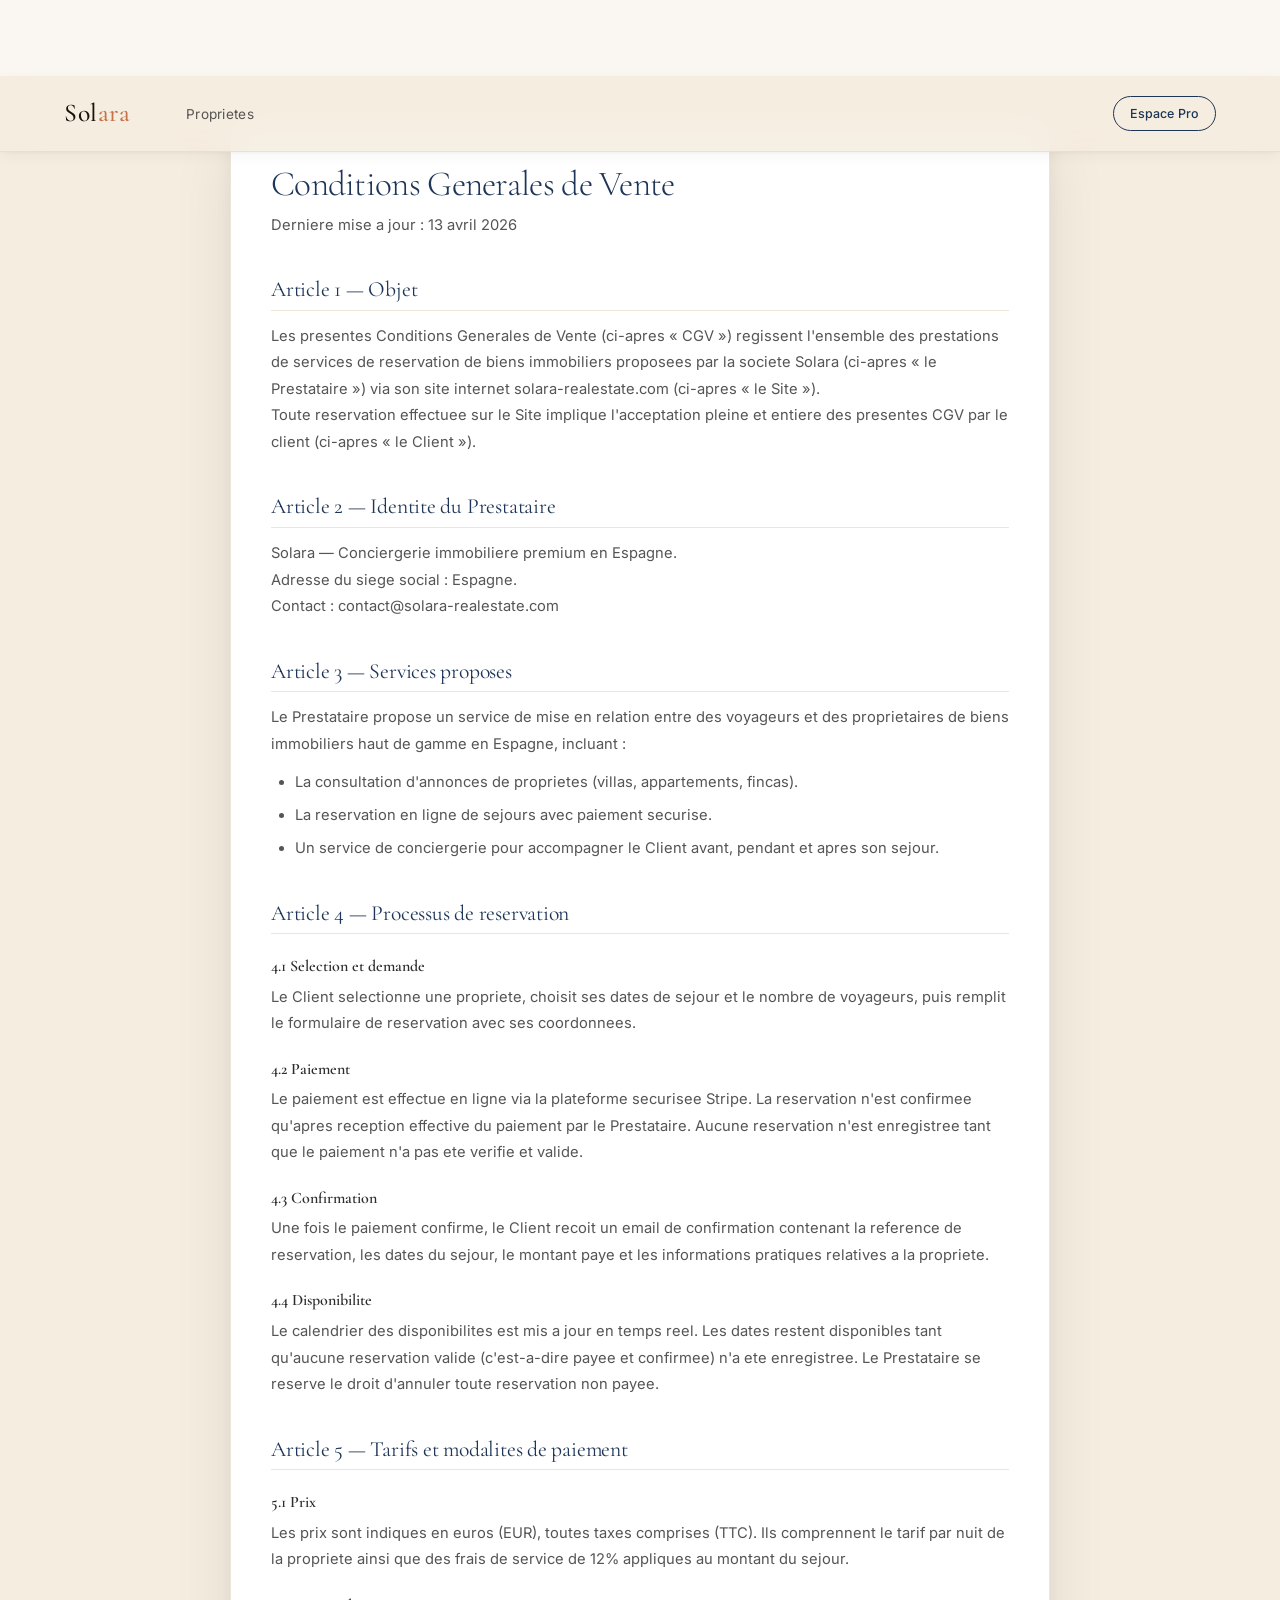
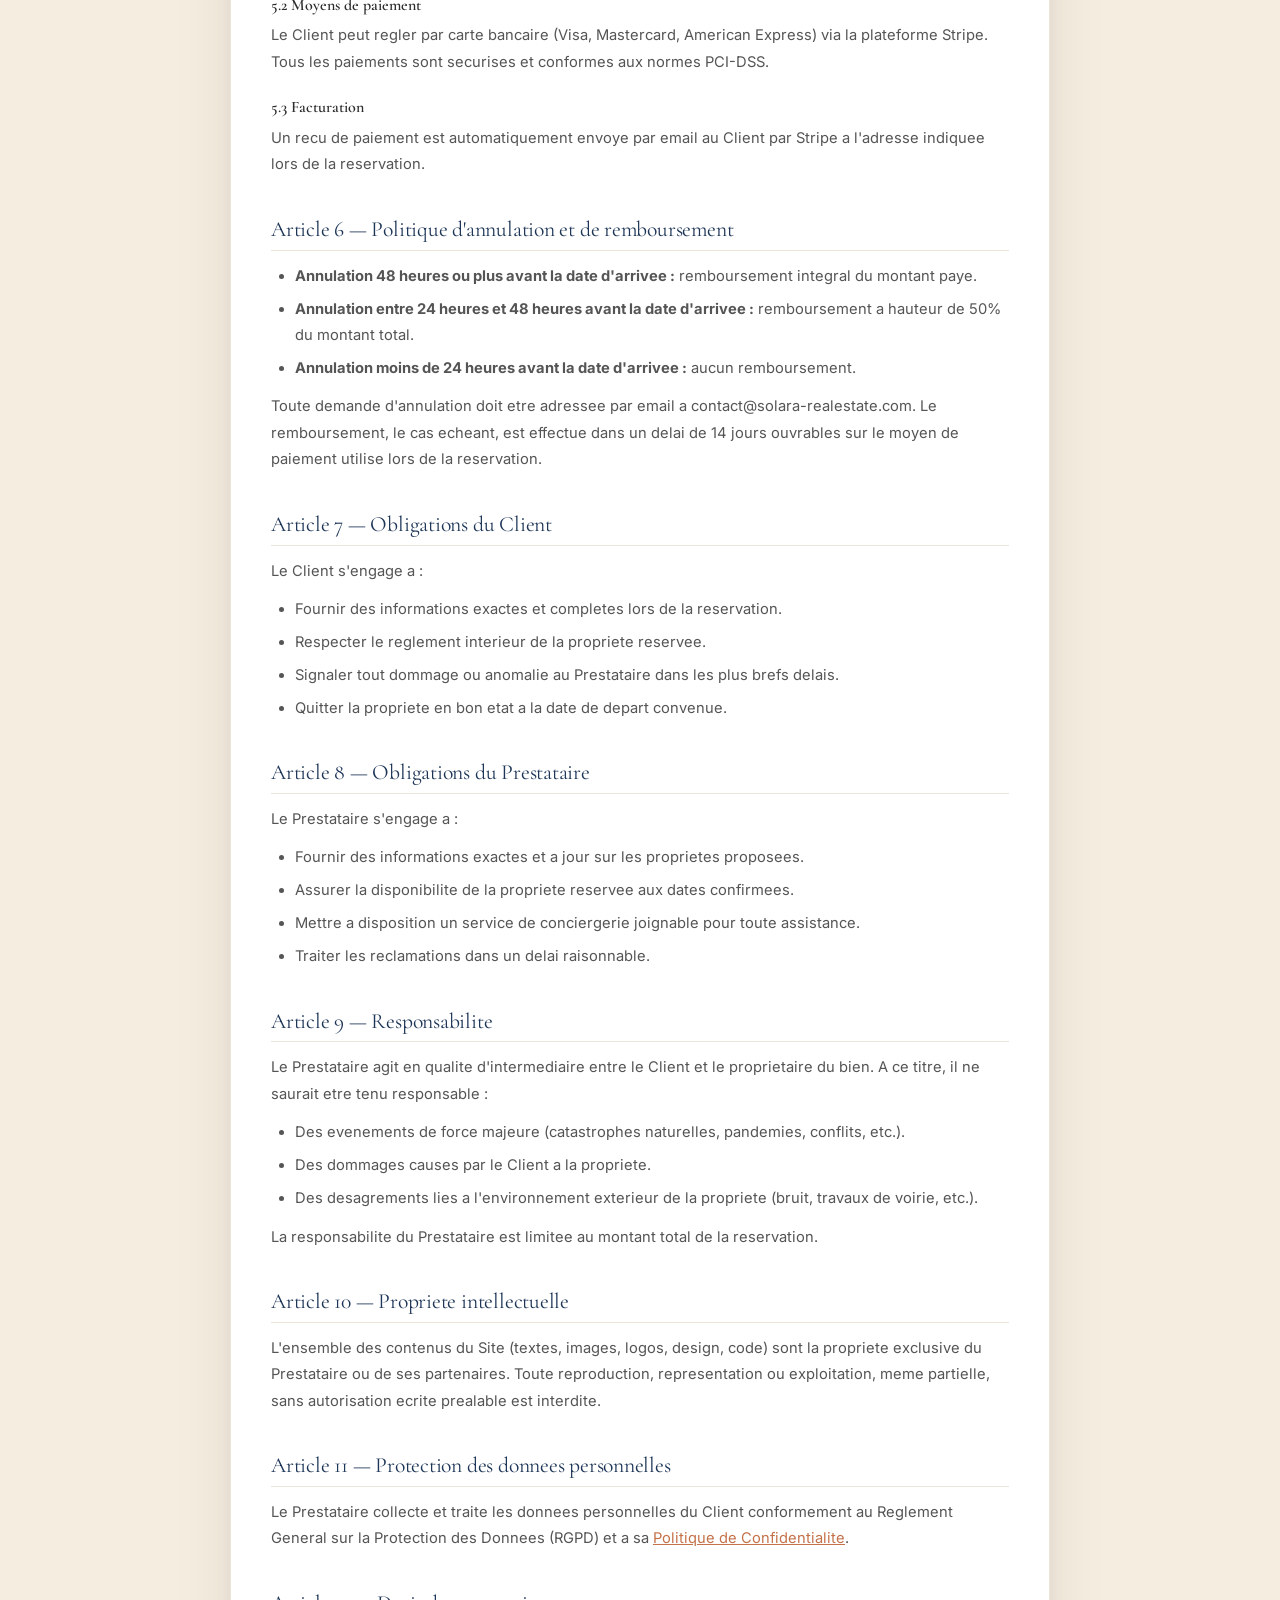
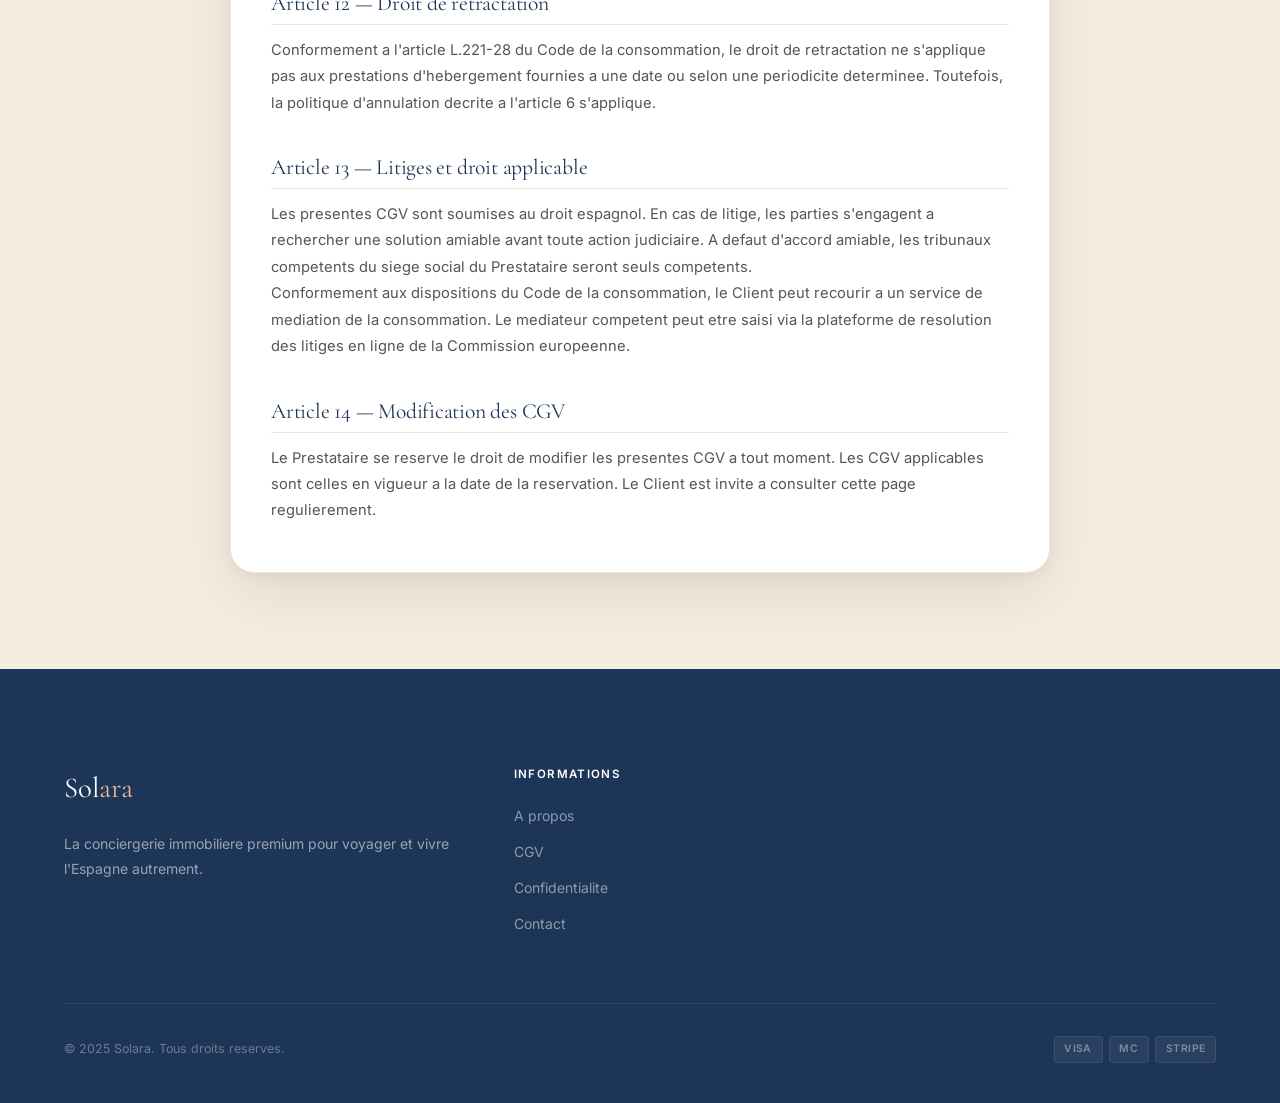
<file: cgv.html>
<!DOCTYPE html>
<html lang="fr">
<head>
  <meta charset="UTF-8">
  <meta name="viewport" content="width=device-width, initial-scale=1.0">
  <title>Conditions Generales de Vente — Solara</title>
  <link rel="stylesheet" href="css/style.css">
  <style>
    .legal-page {
      margin-top: var(--nav-h);
      background: var(--beige);
      min-height: calc(100vh - var(--nav-h));
      padding: var(--space-xl) var(--content-px) var(--space-3xl);
    }
    .legal-container {
      max-width: 820px;
      margin: 0 auto;
      background: var(--white);
      border-radius: var(--radius-xl);
      border: 1px solid var(--beige-mid);
      padding: 3rem 2.5rem;
      box-shadow: var(--shadow-lg);
    }
    .legal-container h1 {
      font-family: var(--font-display);
      font-size: 2.2rem;
      color: var(--ocean);
      margin-bottom: 0.5rem;
    }
    .legal-date {
      font-size: 0.82rem;
      color: var(--text-muted);
      margin-bottom: 2.5rem;
    }
    .legal-container h2 {
      font-family: var(--font-display);
      font-size: 1.35rem;
      color: var(--ocean);
      margin-top: 2.5rem;
      margin-bottom: 0.75rem;
      padding-bottom: 0.5rem;
      border-bottom: 1px solid var(--beige-mid);
    }
    .legal-container h3 {
      font-size: 1rem;
      font-weight: 600;
      color: var(--charcoal);
      margin-top: 1.5rem;
      margin-bottom: 0.5rem;
    }
    .legal-container p, .legal-container li {
      font-size: 0.92rem;
      line-height: 1.8;
      color: var(--charcoal-mid);
    }
    .legal-container ul {
      padding-left: 1.5rem;
      margin: 0.75rem 0;
    }
    .legal-container li {
      margin-bottom: 0.4rem;
    }
    @media(max-width:600px) {
      .legal-container { padding: 2rem 1.25rem; }
    }
  </style>
</head>
<body>

  <nav class="nav scrolled">
    <a href="index.html" class="nav-logo">Sol<span>ara</span></a>
    <ul class="nav-links">
      <li><a href="index.html">Proprietes</a></li>
    </ul>
    <div class="nav-right">
      <a href="login.html" class="btn btn-ghost btn-sm">Espace Pro</a>
    </div>
  </nav>

  <div class="legal-page">
    <div class="legal-container">
      <h1>Conditions Generales de Vente</h1>
      <p class="legal-date">Derniere mise a jour : 13 avril 2026</p>

      <h2>Article 1 — Objet</h2>
      <p>Les presentes Conditions Generales de Vente (ci-apres « CGV ») regissent l'ensemble des prestations de services de reservation de biens immobiliers proposees par la societe Solara (ci-apres « le Prestataire ») via son site internet solara-realestate.com (ci-apres « le Site »).</p>
      <p>Toute reservation effectuee sur le Site implique l'acceptation pleine et entiere des presentes CGV par le client (ci-apres « le Client »).</p>

      <h2>Article 2 — Identite du Prestataire</h2>
      <p>Solara — Conciergerie immobiliere premium en Espagne.</p>
      <p>Adresse du siege social : Espagne.</p>
      <p>Contact : contact@solara-realestate.com</p>

      <h2>Article 3 — Services proposes</h2>
      <p>Le Prestataire propose un service de mise en relation entre des voyageurs et des proprietaires de biens immobiliers haut de gamme en Espagne, incluant :</p>
      <ul>
        <li>La consultation d'annonces de proprietes (villas, appartements, fincas).</li>
        <li>La reservation en ligne de sejours avec paiement securise.</li>
        <li>Un service de conciergerie pour accompagner le Client avant, pendant et apres son sejour.</li>
      </ul>

      <h2>Article 4 — Processus de reservation</h2>
      <h3>4.1 Selection et demande</h3>
      <p>Le Client selectionne une propriete, choisit ses dates de sejour et le nombre de voyageurs, puis remplit le formulaire de reservation avec ses coordonnees.</p>
      <h3>4.2 Paiement</h3>
      <p>Le paiement est effectue en ligne via la plateforme securisee Stripe. La reservation n'est confirmee qu'apres reception effective du paiement par le Prestataire. Aucune reservation n'est enregistree tant que le paiement n'a pas ete verifie et valide.</p>
      <h3>4.3 Confirmation</h3>
      <p>Une fois le paiement confirme, le Client recoit un email de confirmation contenant la reference de reservation, les dates du sejour, le montant paye et les informations pratiques relatives a la propriete.</p>
      <h3>4.4 Disponibilite</h3>
      <p>Le calendrier des disponibilites est mis a jour en temps reel. Les dates restent disponibles tant qu'aucune reservation valide (c'est-a-dire payee et confirmee) n'a ete enregistree. Le Prestataire se reserve le droit d'annuler toute reservation non payee.</p>

      <h2>Article 5 — Tarifs et modalites de paiement</h2>
      <h3>5.1 Prix</h3>
      <p>Les prix sont indiques en euros (EUR), toutes taxes comprises (TTC). Ils comprennent le tarif par nuit de la propriete ainsi que des frais de service de 12% appliques au montant du sejour.</p>
      <h3>5.2 Moyens de paiement</h3>
      <p>Le Client peut regler par carte bancaire (Visa, Mastercard, American Express) via la plateforme Stripe. Tous les paiements sont securises et conformes aux normes PCI-DSS.</p>
      <h3>5.3 Facturation</h3>
      <p>Un recu de paiement est automatiquement envoye par email au Client par Stripe a l'adresse indiquee lors de la reservation.</p>

      <h2>Article 6 — Politique d'annulation et de remboursement</h2>
      <ul>
        <li><strong>Annulation 48 heures ou plus avant la date d'arrivee :</strong> remboursement integral du montant paye.</li>
        <li><strong>Annulation entre 24 heures et 48 heures avant la date d'arrivee :</strong> remboursement a hauteur de 50% du montant total.</li>
        <li><strong>Annulation moins de 24 heures avant la date d'arrivee :</strong> aucun remboursement.</li>
      </ul>
      <p>Toute demande d'annulation doit etre adressee par email a contact@solara-realestate.com. Le remboursement, le cas echeant, est effectue dans un delai de 14 jours ouvrables sur le moyen de paiement utilise lors de la reservation.</p>

      <h2>Article 7 — Obligations du Client</h2>
      <p>Le Client s'engage a :</p>
      <ul>
        <li>Fournir des informations exactes et completes lors de la reservation.</li>
        <li>Respecter le reglement interieur de la propriete reservee.</li>
        <li>Signaler tout dommage ou anomalie au Prestataire dans les plus brefs delais.</li>
        <li>Quitter la propriete en bon etat a la date de depart convenue.</li>
      </ul>

      <h2>Article 8 — Obligations du Prestataire</h2>
      <p>Le Prestataire s'engage a :</p>
      <ul>
        <li>Fournir des informations exactes et a jour sur les proprietes proposees.</li>
        <li>Assurer la disponibilite de la propriete reservee aux dates confirmees.</li>
        <li>Mettre a disposition un service de conciergerie joignable pour toute assistance.</li>
        <li>Traiter les reclamations dans un delai raisonnable.</li>
      </ul>

      <h2>Article 9 — Responsabilite</h2>
      <p>Le Prestataire agit en qualite d'intermediaire entre le Client et le proprietaire du bien. A ce titre, il ne saurait etre tenu responsable :</p>
      <ul>
        <li>Des evenements de force majeure (catastrophes naturelles, pandemies, conflits, etc.).</li>
        <li>Des dommages causes par le Client a la propriete.</li>
        <li>Des desagrements lies a l'environnement exterieur de la propriete (bruit, travaux de voirie, etc.).</li>
      </ul>
      <p>La responsabilite du Prestataire est limitee au montant total de la reservation.</p>

      <h2>Article 10 — Propriete intellectuelle</h2>
      <p>L'ensemble des contenus du Site (textes, images, logos, design, code) sont la propriete exclusive du Prestataire ou de ses partenaires. Toute reproduction, representation ou exploitation, meme partielle, sans autorisation ecrite prealable est interdite.</p>

      <h2>Article 11 — Protection des donnees personnelles</h2>
      <p>Le Prestataire collecte et traite les donnees personnelles du Client conformement au Reglement General sur la Protection des Donnees (RGPD) et a sa <a href="confidentialite.html" style="color:var(--terra);text-decoration:underline">Politique de Confidentialite</a>.</p>

      <h2>Article 12 — Droit de retractation</h2>
      <p>Conformement a l'article L.221-28 du Code de la consommation, le droit de retractation ne s'applique pas aux prestations d'hebergement fournies a une date ou selon une periodicite determinee. Toutefois, la politique d'annulation decrite a l'article 6 s'applique.</p>

      <h2>Article 13 — Litiges et droit applicable</h2>
      <p>Les presentes CGV sont soumises au droit espagnol. En cas de litige, les parties s'engagent a rechercher une solution amiable avant toute action judiciaire. A defaut d'accord amiable, les tribunaux competents du siege social du Prestataire seront seuls competents.</p>
      <p>Conformement aux dispositions du Code de la consommation, le Client peut recourir a un service de mediation de la consommation. Le mediateur competent peut etre saisi via la plateforme de resolution des litiges en ligne de la Commission europeenne.</p>

      <h2>Article 14 — Modification des CGV</h2>
      <p>Le Prestataire se reserve le droit de modifier les presentes CGV a tout moment. Les CGV applicables sont celles en vigueur a la date de la reservation. Le Client est invite a consulter cette page regulierement.</p>
    </div>
  </div>

  <footer class="footer">
    <div class="footer-inner">
      <div class="footer-top">
        <div>
          <span class="footer-logo">Sol<span>ara</span></span>
          <p>La conciergerie immobiliere premium pour voyager et vivre l'Espagne autrement.</p>
        </div>
        <div>
          <h5>Informations</h5>
          <ul><li><a href="#">A propos</a></li><li><a href="cgv.html">CGV</a></li><li><a href="confidentialite.html">Confidentialite</a></li><li><a href="#">Contact</a></li></ul>
        </div>
      </div>
      <div class="footer-bottom">
        <p>&copy; 2025 Solara. Tous droits reserves.</p>
        <div class="payment-badges">
          <span class="payment-badge">VISA</span>
          <span class="payment-badge">MC</span>
          <span class="payment-badge">STRIPE</span>
        </div>
      </div>
    </div>
  </footer>

  <script src="js/app.js"></script>
</body>
</html>
</file>
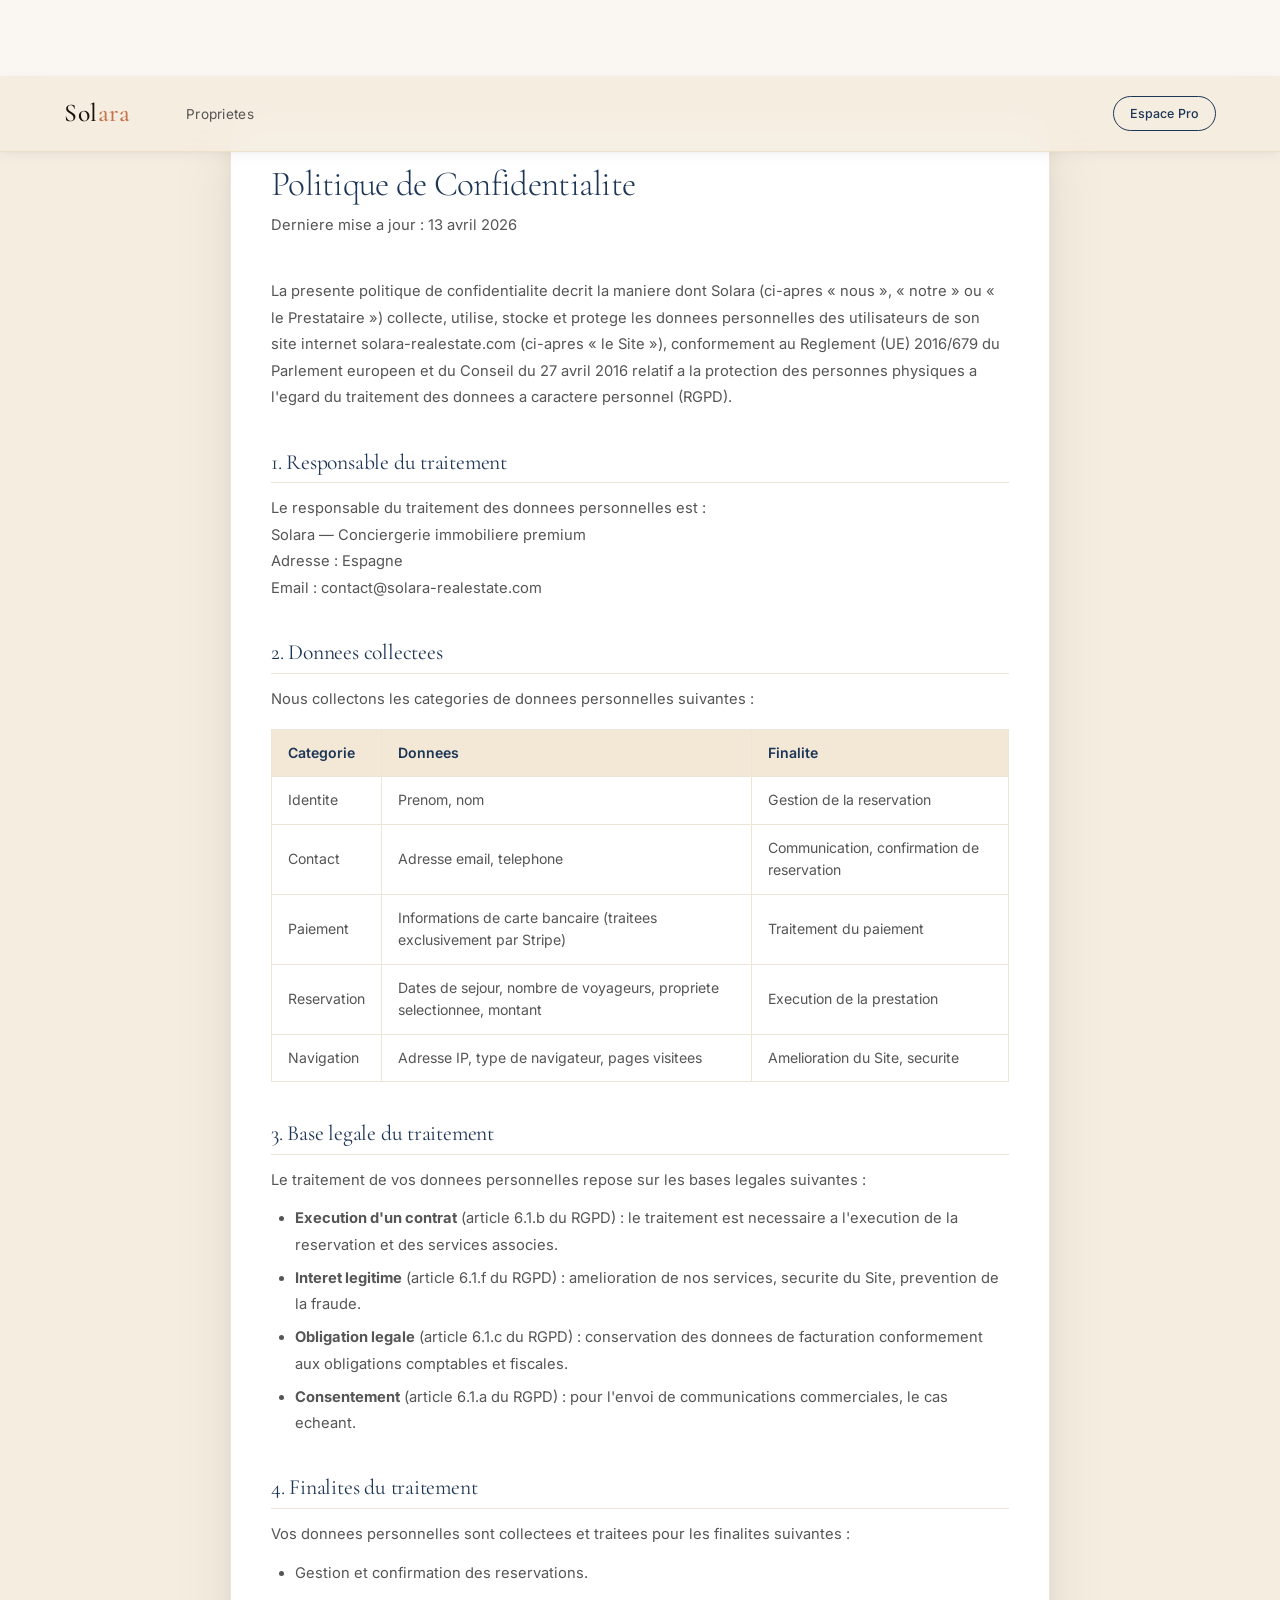
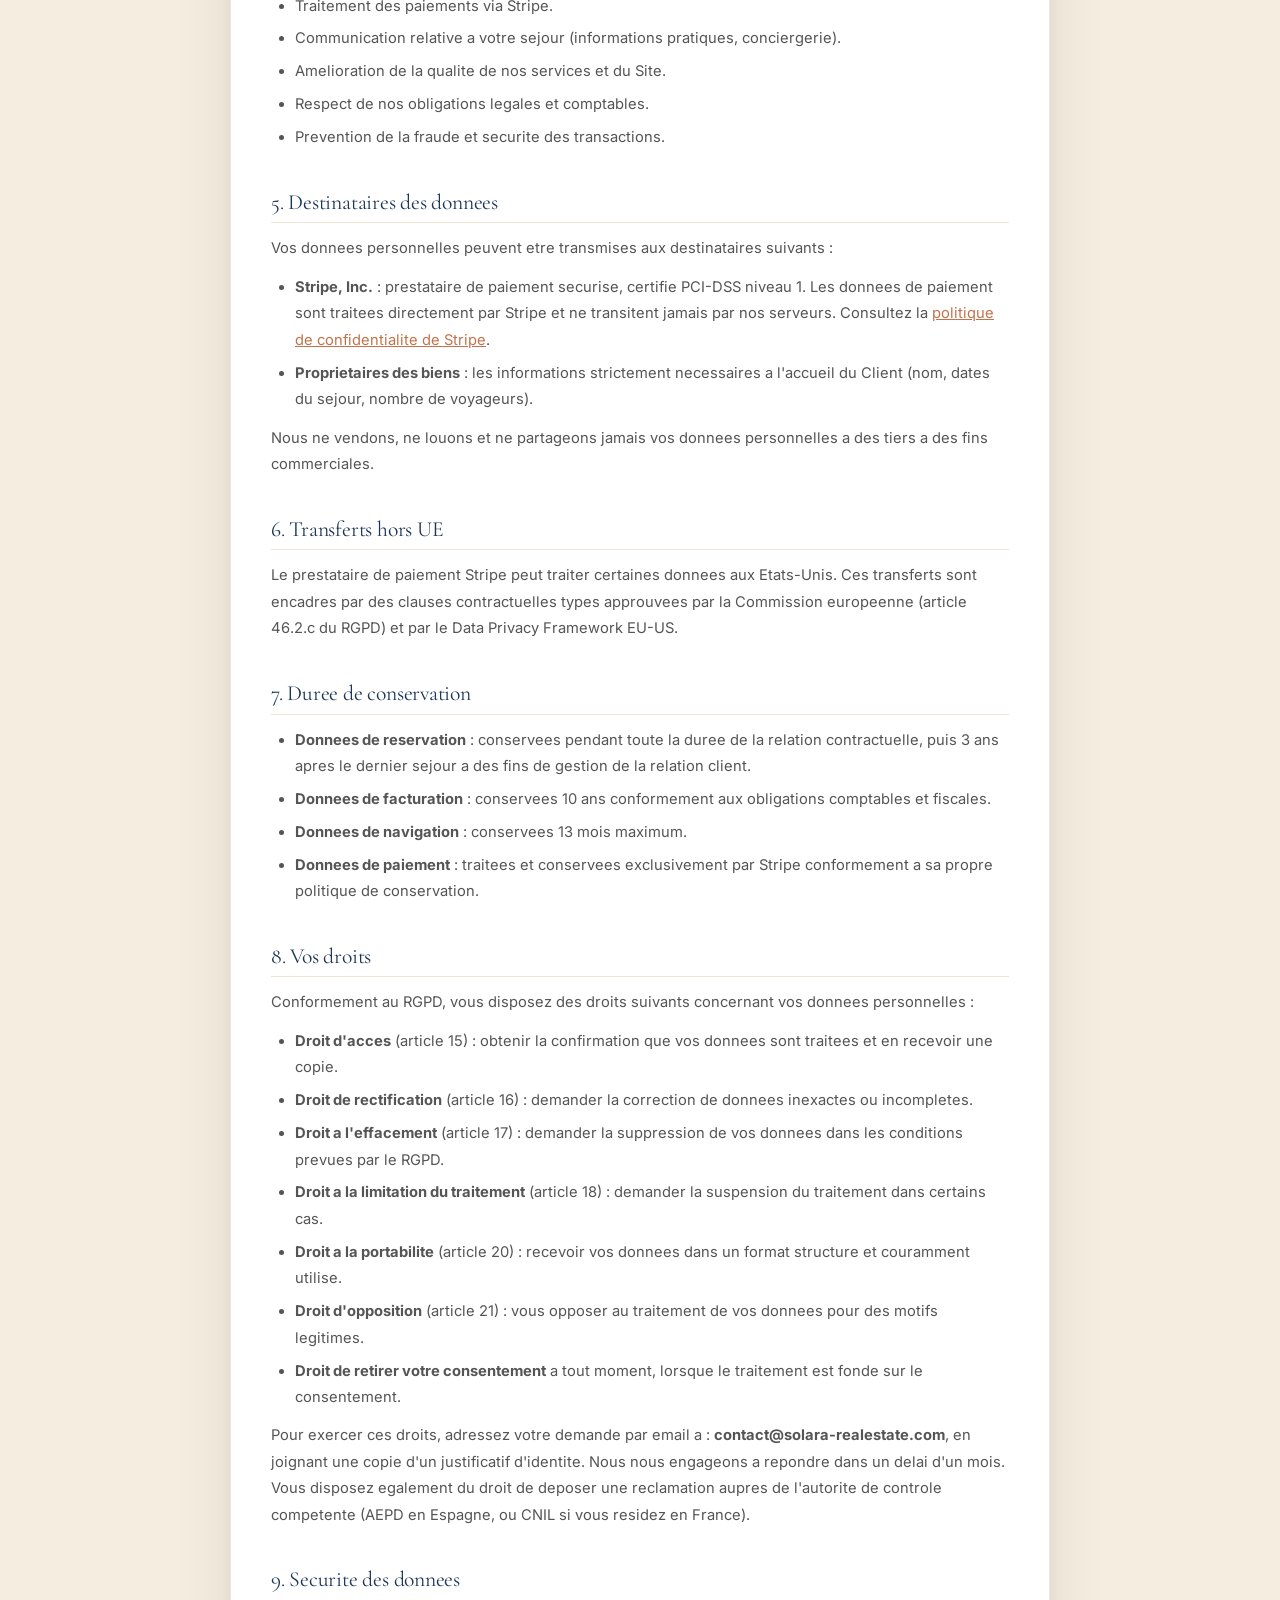
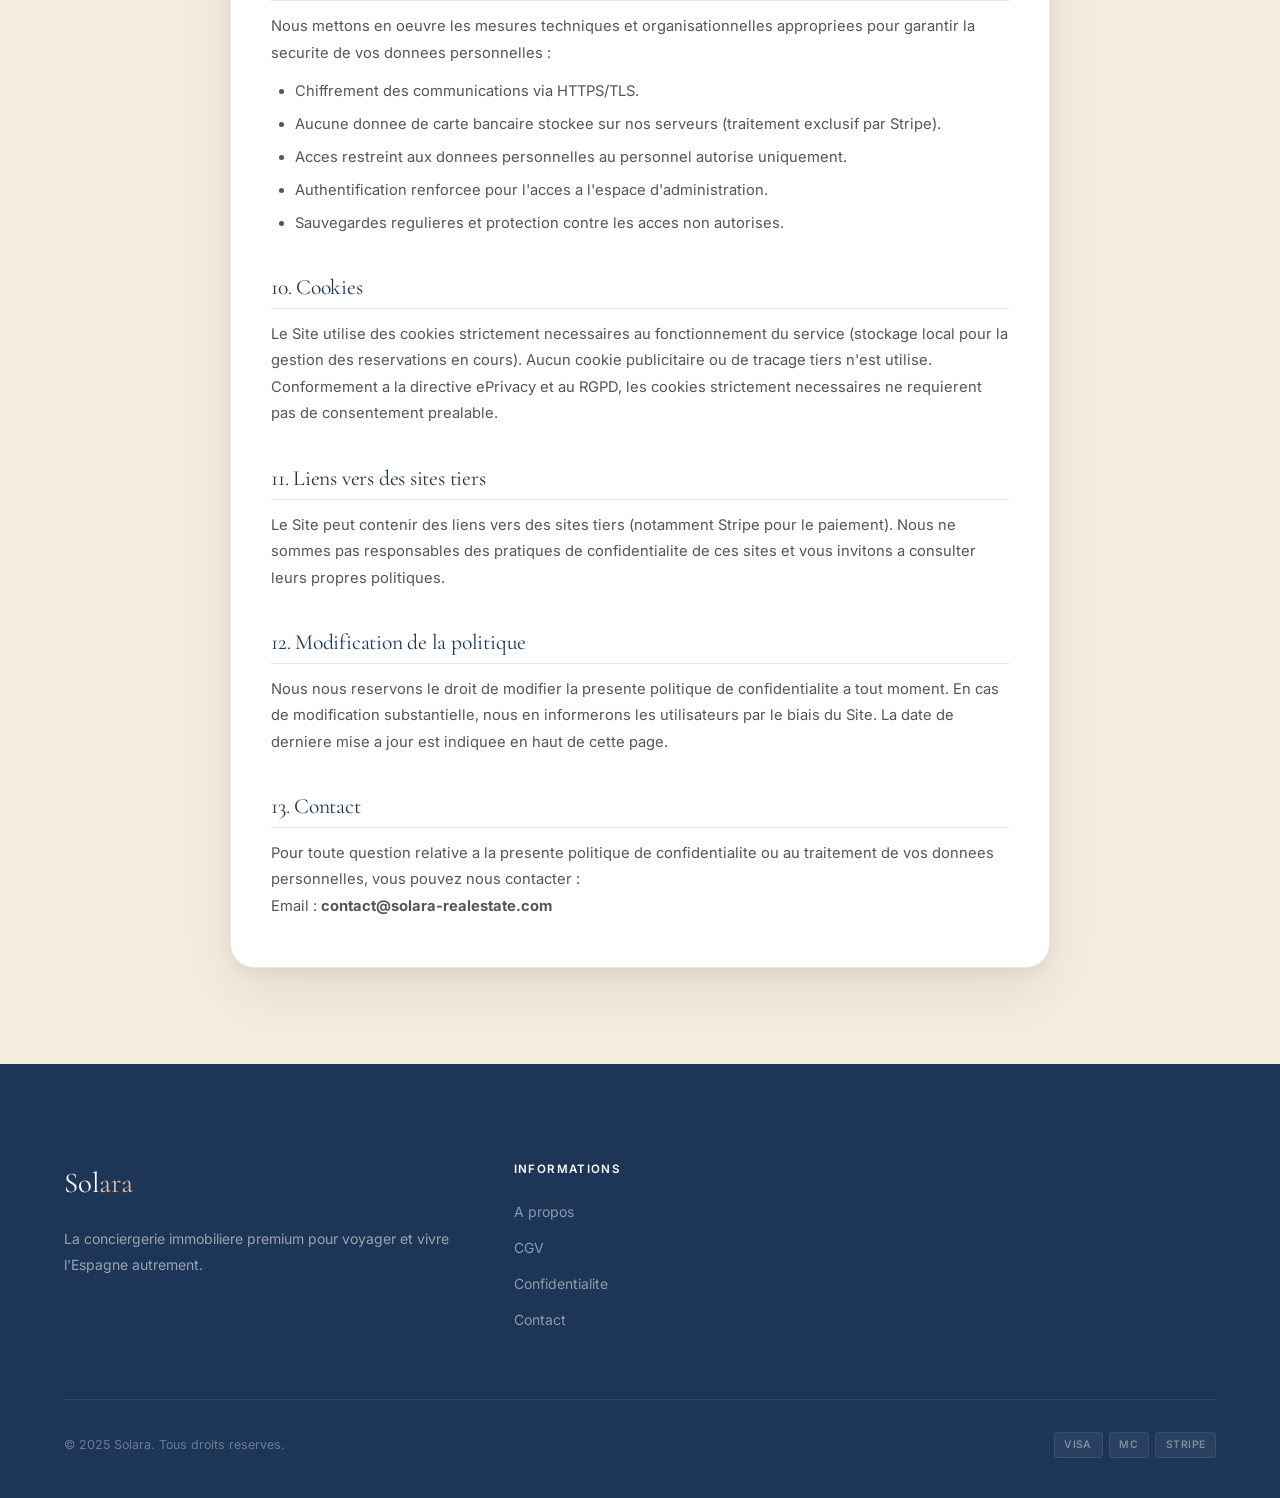
<file: confidentialite.html>
<!DOCTYPE html>
<html lang="fr">
<head>
  <meta charset="UTF-8">
  <meta name="viewport" content="width=device-width, initial-scale=1.0">
  <title>Politique de Confidentialite — Solara</title>
  <link rel="stylesheet" href="css/style.css">
  <style>
    .legal-page {
      margin-top: var(--nav-h);
      background: var(--beige);
      min-height: calc(100vh - var(--nav-h));
      padding: var(--space-xl) var(--content-px) var(--space-3xl);
    }
    .legal-container {
      max-width: 820px;
      margin: 0 auto;
      background: var(--white);
      border-radius: var(--radius-xl);
      border: 1px solid var(--beige-mid);
      padding: 3rem 2.5rem;
      box-shadow: var(--shadow-lg);
    }
    .legal-container h1 {
      font-family: var(--font-display);
      font-size: 2.2rem;
      color: var(--ocean);
      margin-bottom: 0.5rem;
    }
    .legal-date {
      font-size: 0.82rem;
      color: var(--text-muted);
      margin-bottom: 2.5rem;
    }
    .legal-container h2 {
      font-family: var(--font-display);
      font-size: 1.35rem;
      color: var(--ocean);
      margin-top: 2.5rem;
      margin-bottom: 0.75rem;
      padding-bottom: 0.5rem;
      border-bottom: 1px solid var(--beige-mid);
    }
    .legal-container h3 {
      font-size: 1rem;
      font-weight: 600;
      color: var(--charcoal);
      margin-top: 1.5rem;
      margin-bottom: 0.5rem;
    }
    .legal-container p, .legal-container li {
      font-size: 0.92rem;
      line-height: 1.8;
      color: var(--charcoal-mid);
    }
    .legal-container ul {
      padding-left: 1.5rem;
      margin: 0.75rem 0;
    }
    .legal-container li {
      margin-bottom: 0.4rem;
    }
    .legal-container table {
      width: 100%;
      border-collapse: collapse;
      margin: 1rem 0;
      font-size: 0.88rem;
    }
    .legal-container th, .legal-container td {
      padding: 0.75rem 1rem;
      text-align: left;
      border: 1px solid var(--beige-mid);
      color: var(--charcoal-mid);
    }
    .legal-container th {
      background: var(--sand);
      font-weight: 600;
      color: var(--ocean);
    }
    @media(max-width:600px) {
      .legal-container { padding: 2rem 1.25rem; }
      .legal-container table { font-size: 0.78rem; }
      .legal-container th, .legal-container td { padding: 0.5rem; }
    }
  </style>
</head>
<body>

  <nav class="nav scrolled">
    <a href="index.html" class="nav-logo">Sol<span>ara</span></a>
    <ul class="nav-links">
      <li><a href="index.html">Proprietes</a></li>
    </ul>
    <div class="nav-right">
      <a href="login.html" class="btn btn-ghost btn-sm">Espace Pro</a>
    </div>
  </nav>

  <div class="legal-page">
    <div class="legal-container">
      <h1>Politique de Confidentialite</h1>
      <p class="legal-date">Derniere mise a jour : 13 avril 2026</p>

      <p>La presente politique de confidentialite decrit la maniere dont Solara (ci-apres « nous », « notre » ou « le Prestataire ») collecte, utilise, stocke et protege les donnees personnelles des utilisateurs de son site internet solara-realestate.com (ci-apres « le Site »), conformement au Reglement (UE) 2016/679 du Parlement europeen et du Conseil du 27 avril 2016 relatif a la protection des personnes physiques a l'egard du traitement des donnees a caractere personnel (RGPD).</p>

      <h2>1. Responsable du traitement</h2>
      <p>Le responsable du traitement des donnees personnelles est :</p>
      <p>Solara — Conciergerie immobiliere premium<br>
      Adresse : Espagne<br>
      Email : contact@solara-realestate.com</p>

      <h2>2. Donnees collectees</h2>
      <p>Nous collectons les categories de donnees personnelles suivantes :</p>

      <table>
        <thead>
          <tr>
            <th>Categorie</th>
            <th>Donnees</th>
            <th>Finalite</th>
          </tr>
        </thead>
        <tbody>
          <tr>
            <td>Identite</td>
            <td>Prenom, nom</td>
            <td>Gestion de la reservation</td>
          </tr>
          <tr>
            <td>Contact</td>
            <td>Adresse email, telephone</td>
            <td>Communication, confirmation de reservation</td>
          </tr>
          <tr>
            <td>Paiement</td>
            <td>Informations de carte bancaire (traitees exclusivement par Stripe)</td>
            <td>Traitement du paiement</td>
          </tr>
          <tr>
            <td>Reservation</td>
            <td>Dates de sejour, nombre de voyageurs, propriete selectionnee, montant</td>
            <td>Execution de la prestation</td>
          </tr>
          <tr>
            <td>Navigation</td>
            <td>Adresse IP, type de navigateur, pages visitees</td>
            <td>Amelioration du Site, securite</td>
          </tr>
        </tbody>
      </table>

      <h2>3. Base legale du traitement</h2>
      <p>Le traitement de vos donnees personnelles repose sur les bases legales suivantes :</p>
      <ul>
        <li><strong>Execution d'un contrat</strong> (article 6.1.b du RGPD) : le traitement est necessaire a l'execution de la reservation et des services associes.</li>
        <li><strong>Interet legitime</strong> (article 6.1.f du RGPD) : amelioration de nos services, securite du Site, prevention de la fraude.</li>
        <li><strong>Obligation legale</strong> (article 6.1.c du RGPD) : conservation des donnees de facturation conformement aux obligations comptables et fiscales.</li>
        <li><strong>Consentement</strong> (article 6.1.a du RGPD) : pour l'envoi de communications commerciales, le cas echeant.</li>
      </ul>

      <h2>4. Finalites du traitement</h2>
      <p>Vos donnees personnelles sont collectees et traitees pour les finalites suivantes :</p>
      <ul>
        <li>Gestion et confirmation des reservations.</li>
        <li>Traitement des paiements via Stripe.</li>
        <li>Communication relative a votre sejour (informations pratiques, conciergerie).</li>
        <li>Amelioration de la qualite de nos services et du Site.</li>
        <li>Respect de nos obligations legales et comptables.</li>
        <li>Prevention de la fraude et securite des transactions.</li>
      </ul>

      <h2>5. Destinataires des donnees</h2>
      <p>Vos donnees personnelles peuvent etre transmises aux destinataires suivants :</p>
      <ul>
        <li><strong>Stripe, Inc.</strong> : prestataire de paiement securise, certifie PCI-DSS niveau 1. Les donnees de paiement sont traitees directement par Stripe et ne transitent jamais par nos serveurs. Consultez la <a href="https://stripe.com/fr/privacy" target="_blank" rel="noopener" style="color:var(--terra);text-decoration:underline">politique de confidentialite de Stripe</a>.</li>
        <li><strong>Proprietaires des biens</strong> : les informations strictement necessaires a l'accueil du Client (nom, dates du sejour, nombre de voyageurs).</li>
      </ul>
      <p>Nous ne vendons, ne louons et ne partageons jamais vos donnees personnelles a des tiers a des fins commerciales.</p>

      <h2>6. Transferts hors UE</h2>
      <p>Le prestataire de paiement Stripe peut traiter certaines donnees aux Etats-Unis. Ces transferts sont encadres par des clauses contractuelles types approuvees par la Commission europeenne (article 46.2.c du RGPD) et par le Data Privacy Framework EU-US.</p>

      <h2>7. Duree de conservation</h2>
      <ul>
        <li><strong>Donnees de reservation</strong> : conservees pendant toute la duree de la relation contractuelle, puis 3 ans apres le dernier sejour a des fins de gestion de la relation client.</li>
        <li><strong>Donnees de facturation</strong> : conservees 10 ans conformement aux obligations comptables et fiscales.</li>
        <li><strong>Donnees de navigation</strong> : conservees 13 mois maximum.</li>
        <li><strong>Donnees de paiement</strong> : traitees et conservees exclusivement par Stripe conformement a sa propre politique de conservation.</li>
      </ul>

      <h2>8. Vos droits</h2>
      <p>Conformement au RGPD, vous disposez des droits suivants concernant vos donnees personnelles :</p>
      <ul>
        <li><strong>Droit d'acces</strong> (article 15) : obtenir la confirmation que vos donnees sont traitees et en recevoir une copie.</li>
        <li><strong>Droit de rectification</strong> (article 16) : demander la correction de donnees inexactes ou incompletes.</li>
        <li><strong>Droit a l'effacement</strong> (article 17) : demander la suppression de vos donnees dans les conditions prevues par le RGPD.</li>
        <li><strong>Droit a la limitation du traitement</strong> (article 18) : demander la suspension du traitement dans certains cas.</li>
        <li><strong>Droit a la portabilite</strong> (article 20) : recevoir vos donnees dans un format structure et couramment utilise.</li>
        <li><strong>Droit d'opposition</strong> (article 21) : vous opposer au traitement de vos donnees pour des motifs legitimes.</li>
        <li><strong>Droit de retirer votre consentement</strong> a tout moment, lorsque le traitement est fonde sur le consentement.</li>
      </ul>
      <p>Pour exercer ces droits, adressez votre demande par email a : <strong>contact@solara-realestate.com</strong>, en joignant une copie d'un justificatif d'identite. Nous nous engageons a repondre dans un delai d'un mois.</p>
      <p>Vous disposez egalement du droit de deposer une reclamation aupres de l'autorite de controle competente (AEPD en Espagne, ou CNIL si vous residez en France).</p>

      <h2>9. Securite des donnees</h2>
      <p>Nous mettons en oeuvre les mesures techniques et organisationnelles appropriees pour garantir la securite de vos donnees personnelles :</p>
      <ul>
        <li>Chiffrement des communications via HTTPS/TLS.</li>
        <li>Aucune donnee de carte bancaire stockee sur nos serveurs (traitement exclusif par Stripe).</li>
        <li>Acces restreint aux donnees personnelles au personnel autorise uniquement.</li>
        <li>Authentification renforcee pour l'acces a l'espace d'administration.</li>
        <li>Sauvegardes regulieres et protection contre les acces non autorises.</li>
      </ul>

      <h2>10. Cookies</h2>
      <p>Le Site utilise des cookies strictement necessaires au fonctionnement du service (stockage local pour la gestion des reservations en cours). Aucun cookie publicitaire ou de tracage tiers n'est utilise.</p>
      <p>Conformement a la directive ePrivacy et au RGPD, les cookies strictement necessaires ne requierent pas de consentement prealable.</p>

      <h2>11. Liens vers des sites tiers</h2>
      <p>Le Site peut contenir des liens vers des sites tiers (notamment Stripe pour le paiement). Nous ne sommes pas responsables des pratiques de confidentialite de ces sites et vous invitons a consulter leurs propres politiques.</p>

      <h2>12. Modification de la politique</h2>
      <p>Nous nous reservons le droit de modifier la presente politique de confidentialite a tout moment. En cas de modification substantielle, nous en informerons les utilisateurs par le biais du Site. La date de derniere mise a jour est indiquee en haut de cette page.</p>

      <h2>13. Contact</h2>
      <p>Pour toute question relative a la presente politique de confidentialite ou au traitement de vos donnees personnelles, vous pouvez nous contacter :</p>
      <p>Email : <strong>contact@solara-realestate.com</strong></p>
    </div>
  </div>

  <footer class="footer">
    <div class="footer-inner">
      <div class="footer-top">
        <div>
          <span class="footer-logo">Sol<span>ara</span></span>
          <p>La conciergerie immobiliere premium pour voyager et vivre l'Espagne autrement.</p>
        </div>
        <div>
          <h5>Informations</h5>
          <ul><li><a href="#">A propos</a></li><li><a href="cgv.html">CGV</a></li><li><a href="confidentialite.html">Confidentialite</a></li><li><a href="#">Contact</a></li></ul>
        </div>
      </div>
      <div class="footer-bottom">
        <p>&copy; 2025 Solara. Tous droits reserves.</p>
        <div class="payment-badges">
          <span class="payment-badge">VISA</span>
          <span class="payment-badge">MC</span>
          <span class="payment-badge">STRIPE</span>
        </div>
      </div>
    </div>
  </footer>

  <script src="js/app.js"></script>
</body>
</html>
</file>
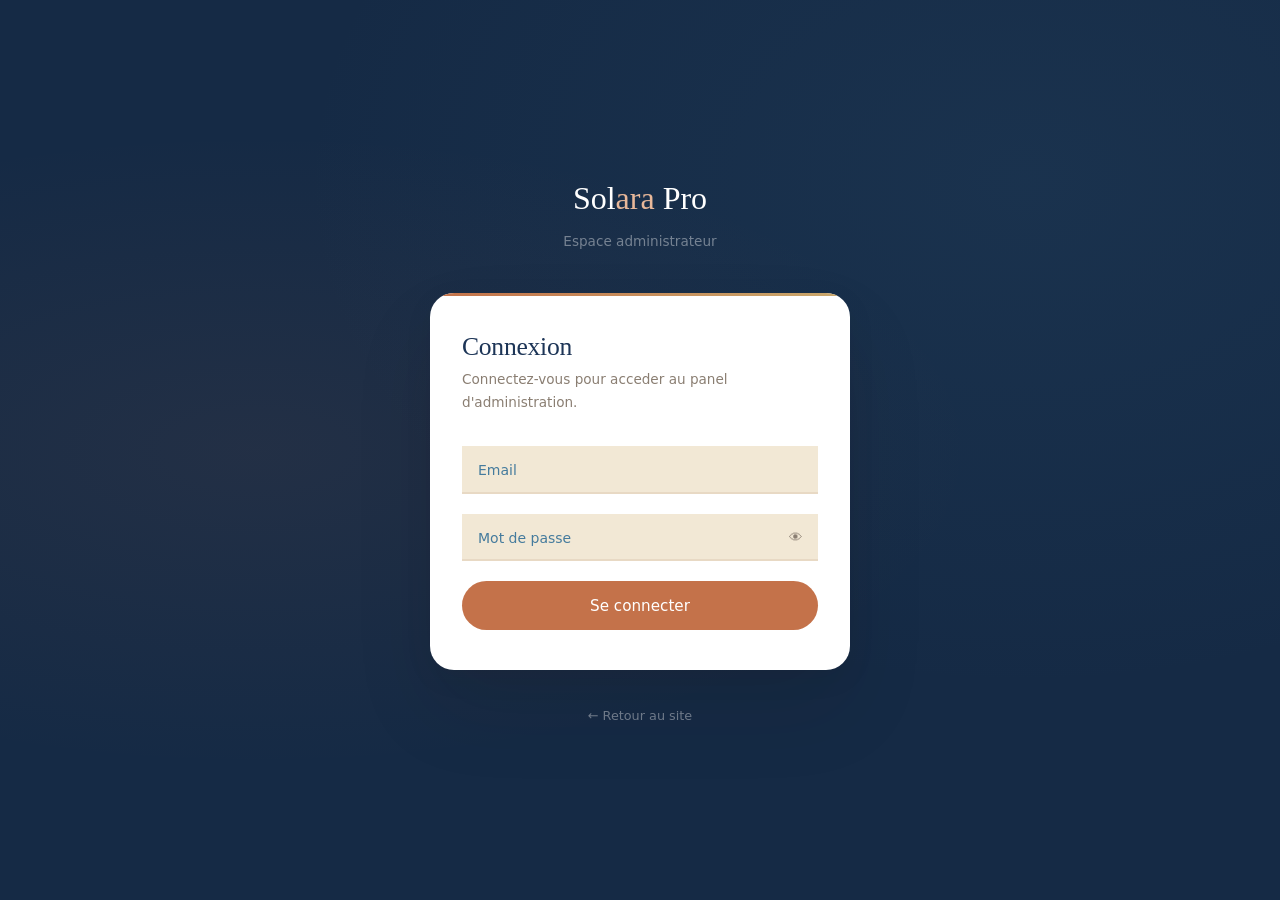
<file: login.html>
<!DOCTYPE html>
<html lang="fr">
<head>
  <meta charset="UTF-8">
  <meta name="viewport" content="width=device-width, initial-scale=1.0">
  <meta http-equiv="Content-Security-Policy" content="default-src 'self'; style-src 'self' 'unsafe-inline' https://fonts.googleapis.com; script-src 'self' 'unsafe-inline'; img-src 'self' https://images.unsplash.com data:; font-src 'self' https://fonts.gstatic.com; connect-src 'none'; object-src 'none'; frame-ancestors 'none';">
  <title>Connexion Admin — Solara</title>
  <link rel="stylesheet" href="css/style.css">
  <style>
    body {
      background: var(--ocean-dark);
      min-height: 100vh;
      display: flex; align-items: center; justify-content: center;
      padding: 2rem;
      position: relative;
      overflow: hidden;
    }
    /* Subtle background pattern */
    body::before {
      content: '';
      position: absolute; inset: 0;
      background:
        radial-gradient(ellipse at 20% 50%, rgba(196,114,74,0.08) 0%, transparent 50%),
        radial-gradient(ellipse at 80% 20%, rgba(69,123,157,0.1) 0%, transparent 50%);
    }
    .login-container {
      width: 100%; max-width: 420px;
      position: relative; z-index: 1;
      animation: slideUp 0.6s var(--ease-spring) both;
    }
    @keyframes slideUp {
      from { opacity:0; transform:translateY(24px); }
      to   { opacity:1; transform:translateY(0); }
    }
    .login-logo {
      text-align: center; margin-bottom: 2.5rem;
    }
    .login-logo a {
      font-family: var(--font-display); font-size: 2rem;
      color: var(--white); text-decoration: none;
    }
    .login-logo a span { color: var(--terra-light); }
    .login-logo p {
      font-size: 0.85rem; color: rgba(255,255,255,0.4); margin-top: 0.4rem;
    }
    .login-card {
      background: var(--white);
      border-radius: var(--radius-xl);
      padding: 2.5rem 2rem;
      box-shadow: var(--shadow-xl);
      position: relative;
      overflow: hidden;
    }
    .login-card::before {
      content: '';
      position: absolute; top: 0; left: 0; right: 0;
      height: 3px; background: linear-gradient(to right, var(--terra), var(--gold));
    }
    .login-card h2 {
      font-family: var(--font-display); font-size: 1.6rem;
      margin-bottom: 0.4rem; color: var(--ocean);
    }
    .login-card .subtitle {
      font-size: 0.85rem; color: var(--text-muted); margin-bottom: 2rem;
    }

    /* Floating label inputs */
    .login-float {
      position: relative;
      margin-bottom: 1.25rem;
    }
    .login-float input {
      width: 100%;
      padding: 1.35rem 1rem 0.5rem;
      border: none;
      border-bottom: 2px solid var(--beige-dark);
      border-radius: 0;
      font-family: var(--font-body);
      font-size: 0.9rem;
      color: var(--dark);
      background: var(--sand);
      outline: none;
      transition: border-color 0.3s var(--ease-out);
    }
    .login-float input:focus { border-color: var(--terra); }
    .login-float input::placeholder { color: transparent; }
    .login-float label {
      position: absolute;
      left: 1rem; top: 50%;
      transform: translateY(-50%);
      font-size: 0.875rem;
      color: var(--ocean-light);
      pointer-events: none;
      transition: all 0.25s var(--ease-out);
    }
    .login-float input:focus + label,
    .login-float input:not(:placeholder-shown) + label {
      top: 0.45rem;
      transform: translateY(0);
      font-size: 0.65rem;
      color: var(--terra);
      font-weight: 600;
      letter-spacing: 0.06em;
      text-transform: uppercase;
    }
    .password-wrap { position: relative; }
    .password-wrap .toggle-pw {
      position: absolute; right: 0.75rem; top: 50%; transform: translateY(-50%);
      background: none; border: none; cursor: pointer; font-size: 0.85rem;
      color: var(--text-muted); padding: 0.2rem;
      transition: color 0.2s;
    }
    .password-wrap .toggle-pw:hover { color: var(--ocean); }

    .login-btn {
      width: 100%; padding: 0.95rem; font-size: 0.95rem;
      border-radius: var(--radius-pill); background: var(--terra);
      color: white; border: none; font-family: var(--font-body);
      font-weight: 500; cursor: pointer;
      transition: all 0.35s var(--ease-spring);
      display: flex; align-items: center; justify-content: center; gap: 0.5rem;
      position: relative; overflow: hidden;
    }
    .login-btn::before {
      content: '';
      position: absolute; top: 0; left: -100%;
      width: 100%; height: 100%;
      background: linear-gradient(90deg, transparent, rgba(255,255,255,0.2), transparent);
      transition: left 0.5s var(--ease-out);
    }
    .login-btn:hover::before { left: 100%; }
    .login-btn:hover {
      background: var(--ocean);
      transform: translateY(-2px);
      box-shadow: var(--shadow-glow-ocean);
    }
    .login-btn:active { transform: scale(0.97) !important; }
    .login-btn.loading { opacity: 0.7; cursor: wait; }

    .login-error {
      background: rgba(176,74,74,0.06); border: 1px solid rgba(176,74,74,0.15);
      color: var(--danger); border-radius: var(--radius-sm);
      padding: 0.7rem 1rem; font-size: 0.82rem;
      margin-bottom: 1.25rem; display: none;
      align-items: center; gap: 0.5rem;
    }
    .login-error.visible { display: flex; }
    .login-lockout {
      background: rgba(201,168,108,0.08); border: 1px solid rgba(201,168,108,0.2);
      color: var(--gold); border-radius: var(--radius-sm);
      padding: 0.7rem 1rem; font-size: 0.82rem;
      margin-bottom: 1.25rem; display: none;
      align-items: center; gap: 0.5rem;
    }
    .login-lockout.visible { display: flex; }
    .login-footer {
      text-align: center; margin-top: 2rem;
    }
    .login-footer a {
      color: rgba(255,255,255,0.4); font-size: 0.8rem;
      text-decoration: none; transition: color 0.3s;
    }
    .login-footer a:hover { color: var(--terra-light); }
  </style>
</head>
<body>
  <div class="login-container">
    <div class="login-logo">
      <a href="index.html">Sol<span>ara</span> Pro</a>
      <p>Espace administrateur</p>
    </div>

    <div class="login-card">
      <h2>Connexion</h2>
      <p class="subtitle">Connectez-vous pour acceder au panel d'administration.</p>

      <div class="login-error" id="loginError"></div>
      <div class="login-lockout" id="loginLockout"></div>

      <form id="loginForm" onsubmit="handleLogin(event)">
        <div class="login-float">
          <input type="email" id="loginEmail" placeholder="Email" required autocomplete="email">
          <label>Email</label>
        </div>
        <div class="login-float">
          <div class="password-wrap">
            <input type="password" id="loginPassword" placeholder="Mot de passe" required autocomplete="current-password">
            <label>Mot de passe</label>
            <button type="button" class="toggle-pw" onclick="togglePassword()">&#128065;</button>
          </div>
        </div>
        <button type="submit" class="login-btn" id="loginBtn">
          Se connecter
        </button>
      </form>
    </div>

    <div class="login-footer">
      <a href="index.html">&larr; Retour au site</a>
    </div>
  </div>

  <script src="js/auth.js"></script>
  <script>
    if (isAuthenticated()) {
      window.location.href = 'admin.html';
    }

    checkLockoutDisplay();

    function checkLockoutDisplay() {
      var seconds = isLockedOut();
      if (seconds > 0) {
        var el = document.getElementById('loginLockout');
        el.textContent = 'Compte verrouille. Reessayez dans ' + Math.ceil(seconds / 60) + ' minute(s).';
        el.classList.add('visible');
        document.getElementById('loginBtn').disabled = true;
        setTimeout(function() { checkLockoutDisplay(); }, 5000);
      } else {
        document.getElementById('loginLockout').classList.remove('visible');
        document.getElementById('loginBtn').disabled = false;
      }
    }

    function togglePassword() {
      var input = document.getElementById('loginPassword');
      var btn = input.parentElement.querySelector('.toggle-pw');
      if (input.type === 'password') {
        input.type = 'text'; btn.innerHTML = '&#128274;';
      } else {
        input.type = 'password'; btn.innerHTML = '&#128065;';
      }
    }

    async function handleLogin(e) {
      e.preventDefault();
      var errorEl = document.getElementById('loginError');
      errorEl.classList.remove('visible');

      var email = document.getElementById('loginEmail').value.trim();
      var password = document.getElementById('loginPassword').value;

      if (!email || !password) {
        errorEl.textContent = 'Veuillez remplir tous les champs.';
        errorEl.classList.add('visible');
        return;
      }

      var btn = document.getElementById('loginBtn');
      btn.classList.add('loading');
      btn.textContent = 'Connexion en cours...';

      var result = await login(email, password);

      btn.classList.remove('loading');
      btn.textContent = 'Se connecter';

      if (result.success) {
        window.location.href = 'admin.html';
      } else {
        errorEl.textContent = result.error;
        errorEl.classList.add('visible');
        checkLockoutDisplay();
        document.getElementById('loginPassword').value = '';
        document.getElementById('loginPassword').focus();
      }
    }
  </script>
</body>
</html>
</file>
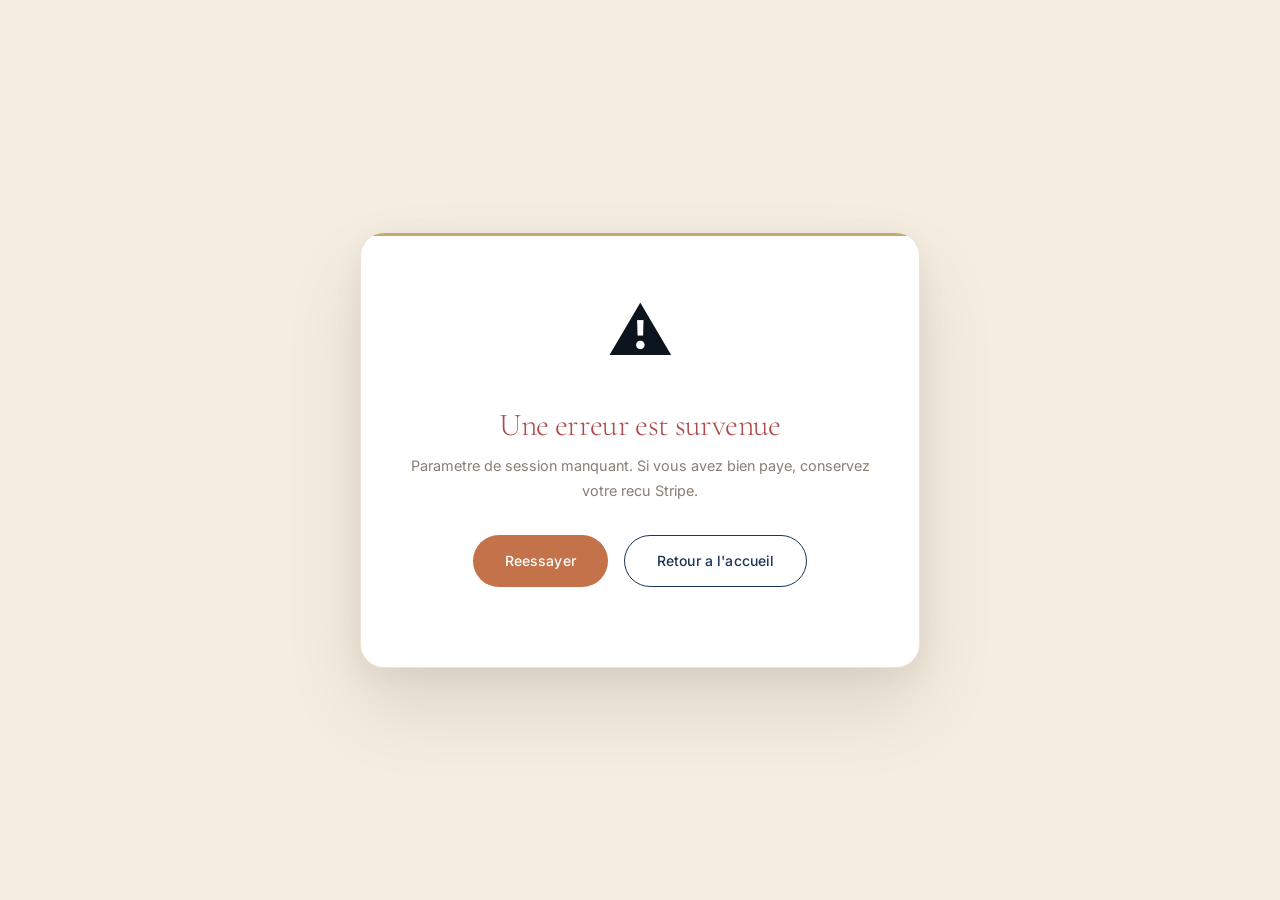
<file: success.html>
<!DOCTYPE html>
<html lang="fr">
<head>
  <meta charset="UTF-8">
  <meta name="viewport" content="width=device-width, initial-scale=1.0">
  <title>Reservation confirmee — Solara</title>
  <link rel="stylesheet" href="css/style.css">
  <style>
    body {
      background: var(--beige);
      min-height: 100vh;
      display: flex; align-items: center; justify-content: center;
      padding: 2rem;
    }
    .success-card {
      background: var(--white);
      border-radius: var(--radius-xl);
      border: 1px solid var(--beige-mid);
      padding: 3rem 2.5rem;
      max-width: 560px;
      width: 100%;
      text-align: center;
      box-shadow: var(--shadow-xl);
      animation: slideUp 0.6s var(--ease-spring) both;
      position: relative;
      overflow: hidden;
    }
    .success-card::before {
      content: '';
      position: absolute; top: 0; left: 0; right: 0;
      height: 3px; background: var(--gold);
    }
    @keyframes slideUp {
      from { opacity:0; transform:translateY(24px); }
      to   { opacity:1; transform:translateY(0); }
    }
    .success-icon {
      font-size: 4rem;
      margin-bottom: 1.5rem;
      animation: popIn 0.5s 0.2s var(--ease-spring) both;
      display: block;
    }
    @keyframes popIn {
      from { transform:scale(0); }
      to   { transform:scale(1); }
    }
    h1 {
      font-family: var(--font-display);
      font-size: 2rem;
      margin-bottom: 0.75rem;
      color: var(--ocean);
    }
    .subtitle {
      color: var(--text-muted);
      font-size: 0.9rem;
      margin-bottom: 2rem;
      line-height: 1.7;
    }
    .ref-box {
      background: var(--sand);
      border: 1.5px dashed var(--beige-dark);
      border-radius: var(--radius-md);
      padding: 1rem 1.5rem;
      margin-bottom: 2rem;
    }
    .ref-label { font-size: 0.72rem; letter-spacing: 0.08em; text-transform: uppercase; color: var(--text-muted); margin-bottom: 0.3rem; }
    .ref-value { font-family: var(--font-display); font-size: 1.5rem; color: var(--terra); font-weight: 600; }

    .detail-grid {
      display: grid;
      grid-template-columns: 1fr 1fr;
      gap: 1rem;
      margin-bottom: 2rem;
      text-align: left;
    }
    .detail-item { background: var(--sand); border-radius: var(--radius-md); padding: 0.85rem 1rem; }
    .detail-item label { font-size: 0.65rem; letter-spacing: 0.08em; text-transform: uppercase; color: var(--ocean-light); font-weight: 600; display: block; margin-bottom: 0.2rem; }
    .detail-item span { font-size: 0.9rem; font-weight: 500; color: var(--ocean); }

    .actions { display: flex; gap: 1rem; justify-content: center; flex-wrap: wrap; margin-bottom: 2rem; }

    .trust-row {
      display: flex; flex-direction: column; gap: 0.5rem;
      padding-top: 1.5rem; border-top: 1px solid var(--beige-mid);
      font-size: 0.8rem; color: var(--charcoal-mid);
    }
    .trust-row div { display: flex; align-items: center; justify-content: center; gap: 0.5rem; }

    .loading-state { display: flex; flex-direction: column; align-items: center; gap: 1rem; color: var(--text-muted); }
    .spinner { width: 40px; height: 40px; border: 3px solid var(--beige-dark); border-top-color: var(--terra); border-radius: 50%; animation: spin 0.8s linear infinite; }
    @keyframes spin { to { transform: rotate(360deg); } }

    @media(max-width:500px) {
      .detail-grid { grid-template-columns: 1fr; }
      .success-card { padding: 2rem 1.25rem; }
    }
  </style>
</head>
<body>
  <div class="success-card" id="card">
    <!-- Loading state -->
    <div class="loading-state" id="loadingState">
      <div class="spinner"></div>
      <p>Confirmation du paiement en cours...</p>
    </div>

    <!-- Success state -->
    <div id="successState" style="display:none">
      <span class="success-icon">&#10004;</span>
      <h1>Reservation confirmee</h1>
      <p class="subtitle">Votre paiement a bien ete recu. Un email de confirmation vous a ete envoye avec tous les details de votre sejour.</p>

      <div class="ref-box">
        <div class="ref-label">Reference de reservation</div>
        <div class="ref-value" id="refValue">&mdash;</div>
      </div>

      <div class="detail-grid" id="detailGrid"></div>

      <div class="actions">
        <a href="index.html" class="btn btn-primary">Retour a l'accueil</a>
        <a id="invoiceBtn" href="#" class="btn btn-ghost" style="display:none">Telecharger la facture (PDF)</a>
        <a href="index.html" class="btn btn-ghost">Explorer d'autres villas</a>
      </div>

      <div class="trust-row">
        <div>&#128231; Email de confirmation envoye automatiquement par Stripe</div>
        <div>&#128274; Paiement securise et certifie PCI-DSS</div>
        <div>&#128172; Besoin d'aide ? Contactez notre conciergerie</div>
      </div>
    </div>

    <!-- Error state -->
    <div id="errorState" style="display:none">
      <span class="success-icon" style="filter:hue-rotate(180deg)">&#9888;</span>
      <h1 style="color:var(--danger)">Une erreur est survenue</h1>
      <p class="subtitle" id="errorMsg">Impossible de verifier votre paiement. Veuillez nous contacter si vous avez ete debite.</p>
      <div class="actions">
        <a href="booking.html" class="btn btn-primary">Reessayer</a>
        <a href="index.html" class="btn btn-ghost">Retour a l'accueil</a>
      </div>
    </div>
  </div>

  <script src="js/app.js"></script>
  <script>
    (function () {
      var params     = new URLSearchParams(window.location.search);
      var sessionId  = params.get('session_id');
      var bk         = JSON.parse(localStorage.getItem('solaraBooking') || 'null');

      function showSuccess(ref, details) {
        document.getElementById('loadingState').style.display = 'none';
        document.getElementById('successState').style.display = 'block';
        document.getElementById('refValue').textContent = ref || ('SOL-' + Math.random().toString(36).substr(2,8).toUpperCase());
        var grid = document.getElementById('detailGrid');
        if (details && details.length) {
          grid.innerHTML = details.map(function(d) {
            return '<div class="detail-item"><label>' + d.label + '</label><span>' + d.value + '</span></div>';
          }).join('');
        } else {
          grid.style.display = 'none';
        }
        localStorage.removeItem('solaraBooking');
      }

      function showError(msg) {
        document.getElementById('loadingState').style.display = 'none';
        document.getElementById('errorState').style.display = 'block';
        if (msg) document.getElementById('errorMsg').textContent = msg;
      }

      /**
       * Confirm a pending reservation in localStorage after payment verification.
       * Updates status to 'confirmed', marks as paid, and syncs across tabs.
       */
      function confirmReservation(reservationId, stripeSessionId) {
        var reservations = [];
        try { reservations = JSON.parse(localStorage.getItem('solara_reservations') || '[]'); } catch(e) {}

        var found = false;
        for (var i = 0; i < reservations.length; i++) {
          if (reservations[i].id === reservationId ||
              reservations[i].stripeSession === stripeSessionId) {
            /* If deposit was paid, set status to 'acompte' instead of 'confirmed' */
            if (reservations[i].isDeposit) {
              reservations[i].status = 'acompte';
            } else {
              reservations[i].status = 'confirmed';
            }
            reservations[i].paid    = true;
            reservations[i].paidAt  = new Date().toISOString();
            found = true;
            break;
          }
        }

        if (found) {
          localStorage.setItem('solara_reservations', JSON.stringify(reservations));
          /* Notify other tabs (admin dashboard) of the update */
          var v = parseInt(localStorage.getItem('solara_version') || '0') + 1;
          localStorage.setItem('solara_version', String(v));
          try { new BroadcastChannel('solara_sync').postMessage({ action: 'reservation-confirmed', version: v }); } catch(e) {}
        }
        return found;
      }

      /**
       * Remove a pending reservation (payment failed/cancelled).
       */
      function removePendingReservation(reservationId, stripeSessionId) {
        var reservations = [];
        try { reservations = JSON.parse(localStorage.getItem('solara_reservations') || '[]'); } catch(e) {}

        reservations = reservations.filter(function(r) {
          return r.id !== reservationId && r.stripeSession !== stripeSessionId;
        });

        localStorage.setItem('solara_reservations', JSON.stringify(reservations));
        var v = parseInt(localStorage.getItem('solara_version') || '0') + 1;
        localStorage.setItem('solara_version', String(v));
        try { new BroadcastChannel('solara_sync').postMessage({ action: 'reservation-deleted', version: v }); } catch(e) {}
      }

      var details = [];
      if (bk) {
        if (bk.propName)  details.push({ label: 'Propriete',  value: bk.propName });
        if (bk.checkin)   details.push({ label: 'Arrivee',    value: new Date(bk.checkin).toLocaleDateString('fr-FR', {day:'numeric',month:'long',year:'numeric'}) });
        if (bk.checkout)  details.push({ label: 'Depart',     value: new Date(bk.checkout).toLocaleDateString('fr-FR', {day:'numeric',month:'long',year:'numeric'}) });
        if (bk.nights)    details.push({ label: 'Duree',      value: bk.nights + ' nuit' + (bk.nights > 1 ? 's' : '') });
        if (bk.total)     details.push({ label: 'Total sejour', value: '\u20AC' + bk.total });
      }

      if (!sessionId) {
        showError('Parametre de session manquant. Si vous avez bien paye, conservez votre recu Stripe.');
        return;
      }

      /* ── MODE DÉMO : session simulée (DEMO_...) → on confirme sans backend ── */
      if (sessionId.indexOf('DEMO_') === 0) {
        var demoResId = bk ? bk.reservationId : null;
        confirmReservation(demoResId, sessionId);

        var demoReservations = [];
        try { demoReservations = JSON.parse(localStorage.getItem('solara_reservations') || '[]'); } catch(e) {}
        var demoRes = demoReservations.find(function(r) { return r.id === demoResId || r.stripeSession === sessionId; });
        if (demoRes && demoRes.isDeposit) {
          document.querySelector('.subtitle').textContent = 'Votre acompte de €' + demoRes.amountPaid + ' a bien ete recu. Le solde de €' + demoRes.remainingAmount + ' sera a regler avant votre arrivee.';
          details.push({ label: 'Acompte paye', value: '€' + demoRes.amountPaid + ' (' + demoRes.depositPercent + '%)' });
          details.push({ label: 'Solde restant', value: '€' + demoRes.remainingAmount });
        }
        showSuccess('SOL-' + sessionId.slice(-8).toUpperCase(), details);
        return;
      }

      /* ── Verify payment server-side via Stripe API ── */
      fetch('api/verify-payment.php', {
        method: 'POST',
        headers: { 'Content-Type': 'application/json' },
        body: JSON.stringify({ session_id: sessionId })
      })
      .then(function(res) { return res.json(); })
      .then(function(data) {
        if (data.verified) {
          /* Payment confirmed by Stripe — update reservation to confirmed */
          var resId = bk ? bk.reservationId : null;
          confirmReservation(resId, sessionId);

          /* Check if this was a deposit payment to update the message */
          var reservations = [];
          try { reservations = JSON.parse(localStorage.getItem('solara_reservations') || '[]'); } catch(e) {}
          var confirmedRes = reservations.find(function(r) { return r.id === resId || r.stripeSession === sessionId; });
          if (confirmedRes && confirmedRes.isDeposit) {
            document.querySelector('.subtitle').textContent = 'Votre acompte de \u20AC' + confirmedRes.amountPaid + ' a bien ete recu. Le solde de \u20AC' + confirmedRes.remainingAmount + ' sera a regler avant votre arrivee.';
            details.push({ label: 'Acompte paye', value: '\u20AC' + confirmedRes.amountPaid + ' (' + confirmedRes.depositPercent + '%)' });
            details.push({ label: 'Solde restant', value: '\u20AC' + confirmedRes.remainingAmount });
          }

          var ref = 'SOL-' + sessionId.slice(-8).toUpperCase();
          showSuccess(ref, details);

          /* Show invoice download button if available (with signed token) */
          if (data.invoice_id && data.download_token) {
            var btn = document.getElementById('invoiceBtn');
            btn.href = 'api/invoices.php?download=' + data.invoice_id + '&token=' + encodeURIComponent(data.download_token);
            btn.style.display = '';
          }
        } else {
          /* Payment NOT confirmed — remove the pending reservation */
          if (bk && bk.reservationId) {
            removePendingReservation(bk.reservationId, sessionId);
          }
          showError('Le paiement n\'a pas ete confirme par Stripe (statut : ' + (data.payment_status || 'inconnu') + '). Si vous avez ete debite, contactez notre conciergerie avec votre reference Stripe.');
        }
      })
      .catch(function(err) {
        /* Network error — cannot verify, keep reservation as pending */
        showError('Impossible de verifier le paiement pour le moment. Si vous avez bien paye, votre reservation sera confirmee sous peu. Conservez votre recu Stripe.');
      });
    })();
  </script>
</body>
</html>
</file>
<file: css/style.css>
@import url('https://fonts.googleapis.com/css2?family=Cormorant+Garamond:ital,wght@0,300;0,400;0,500;0,600;1,300;1,400&family=Inter:wght@300;400;500;600&display=swap');

/* ═══════════════════════════════════════════════════
   SOLARA — Premium Design System v2
   Luxury Real Estate Concierge
   ═══════════════════════════════════════════════════ */

:root {
  /* ── Palette (LOCKED — do not change) ── */
  --terra: #C4724A;
  --terra-light: #E8B89A;
  --terra-dark: #A25A38;
  --beige: #F5EDE0;
  --beige-mid: #EDE5D8;
  --beige-dark: #E8D9C4;
  --cream: #FAF7F2;
  --ocean: #1D3557;
  --ocean-light: #457B9D;
  --ocean-dark: #152A45;
  --sand: #F2E8D5;
  --sand-light: #F7F1E8;
  --gold: #C9A86C;
  --gold-light: #D9C08E;
  --dark: #1A1208;
  --charcoal: #2C2C2C;
  --charcoal-mid: #555;
  --text-muted: #8A7E72;
  --white: #FFFFFF;
  --success: #4A7C59;
  --warning: #C9A86C;
  --danger: #B04A4A;

  /* ── Spacing (8pt grid) ── */
  --space-xs: 4px;
  --space-sm: 8px;
  --space-md: 16px;
  --space-lg: 24px;
  --space-xl: 40px;
  --space-2xl: 64px;
  --space-3xl: 96px;

  /* ── Radius ── */
  --radius-sm: 8px;
  --radius-md: 14px;
  --radius-lg: 16px;
  --radius-xl: 24px;
  --radius-pill: 50px;

  /* ── Shadows — layered depth ── */
  --shadow-xs: 0 1px 2px rgba(26,18,8,0.04);
  --shadow-sm: 0 1px 4px rgba(26,18,8,0.03), 0 4px 14px rgba(26,18,8,0.04);
  --shadow-md: 0 2px 8px rgba(26,18,8,0.04), 0 12px 40px rgba(26,18,8,0.06);
  --shadow-lg: 0 4px 16px rgba(26,18,8,0.05), 0 24px 64px rgba(26,18,8,0.08);
  --shadow-xl: 0 8px 30px rgba(26,18,8,0.06), 0 40px 80px rgba(26,18,8,0.1);
  --shadow-card-hover: 0 20px 60px rgba(29,53,87,0.12);
  --shadow-glow-terra: 0 8px 30px rgba(196,114,74,0.3);
  --shadow-glow-ocean: 0 8px 30px rgba(29,53,87,0.25);
  --shadow-glow-gold: 0 8px 25px rgba(201,168,108,0.3);

  /* ── Typography ── */
  --font-display: 'Cormorant Garamond', Georgia, serif;
  --font-body: 'Inter', system-ui, -apple-system, sans-serif;

  /* ── Layout ── */
  --nav-h: 76px;
  --max-w: 1280px;
  --content-px: 24px;

  /* ── Transitions ── */
  --ease-out: cubic-bezier(0.22, 1, 0.36, 1);
  --ease-spring: cubic-bezier(0.16, 1, 0.3, 1);
  --ease-bounce: cubic-bezier(0.34, 1.56, 0.64, 1);
}

/* ═══════════════════════════════════════════════════
   RESET & BASE
   ═══════════════════════════════════════════════════ */

*, *::before, *::after { box-sizing: border-box; margin: 0; padding: 0; }

html {
  scroll-behavior: smooth;
  font-size: 16px;
  -webkit-text-size-adjust: 100%;
}

body {
  font-family: var(--font-body);
  background: var(--cream);
  color: var(--dark);
  line-height: 1.6;
  -webkit-font-smoothing: antialiased;
  -moz-osx-font-smoothing: grayscale;
  overflow-x: hidden;
}

::selection {
  background: var(--terra-light);
  color: var(--dark);
}

img { display: block; max-width: 100%; }

/* ═══════════════════════════════════════════════════
   TYPOGRAPHY — Editorial Hierarchy
   ═══════════════════════════════════════════════════ */

h1, h2, h3 {
  font-family: var(--font-display);
  color: var(--ocean);
  line-height: 1.1;
}

h1 {
  font-size: clamp(2.8rem, 5.5vw, 4.5rem);
  font-weight: 300;
  letter-spacing: -0.02em;
}

h2 {
  font-size: clamp(2rem, 4vw, 2.75rem);
  font-weight: 400;
  letter-spacing: -0.01em;
}

h3 {
  font-size: clamp(1.25rem, 2.5vw, 1.625rem);
  font-weight: 500;
}

h4 {
  font-family: var(--font-body);
  font-size: 0.95rem;
  font-weight: 600;
  letter-spacing: 0.01em;
  color: var(--dark);
}

p {
  font-size: 1rem;
  line-height: 1.7;
  color: rgba(26,18,8,0.85);
}

.label {
  font-family: var(--font-body);
  font-size: 0.68rem;
  font-weight: 600;
  letter-spacing: 0.14em;
  text-transform: uppercase;
  color: var(--terra);
}

/* Gold underline accent for key headlines */
.headline-accent {
  display: inline;
  border-bottom: 2px solid var(--gold);
  padding-bottom: 2px;
}

small, .text-sm { font-size: 0.82rem; }
.text-muted { color: var(--text-muted); }
.text-gold { color: var(--gold); }

/* ═══════════════════════════════════════════════════
   NAVIGATION — Sticky Frosted Glass
   ═══════════════════════════════════════════════════ */

.nav {
  position: fixed;
  top: 0; left: 0; right: 0;
  height: var(--nav-h);
  background: transparent;
  display: flex;
  align-items: center;
  padding: 0 clamp(1.5rem, 5vw, 4rem);
  z-index: 1000;
  transition: background 0.4s var(--ease-out),
              box-shadow 0.4s var(--ease-out),
              border-color 0.4s var(--ease-out),
              backdrop-filter 0.4s var(--ease-out);
  border-bottom: 1px solid transparent;
}

/* Frosted state on scroll */
.nav.scrolled {
  background: rgba(245, 237, 224, 0.85);
  backdrop-filter: blur(20px) saturate(1.4);
  -webkit-backdrop-filter: blur(20px) saturate(1.4);
  border-bottom: 1px solid rgba(201, 168, 108, 0.2);
  box-shadow: var(--shadow-sm);
}

.nav-logo {
  font-family: var(--font-display);
  font-size: 1.6rem;
  font-weight: 500;
  color: var(--white);
  text-decoration: none;
  letter-spacing: 0.02em;
  transition: color 0.4s;
}
.nav-logo span { color: var(--terra-light); }

.nav.scrolled .nav-logo { color: var(--dark); }
.nav.scrolled .nav-logo span { color: var(--terra); }

.nav-links {
  display: flex;
  gap: 2.5rem;
  margin-left: 3.5rem;
  list-style: none;
}
.nav-links a {
  font-size: 0.85rem;
  font-weight: 400;
  color: rgba(255,255,255,0.75);
  text-decoration: none;
  letter-spacing: 0.02em;
  transition: color 0.3s;
  position: relative;
  padding: 0.25rem 0;
}
.nav-links a::after {
  content: '';
  position: absolute;
  bottom: -2px; left: 0;
  width: 100%; height: 1.5px;
  background: var(--terra-light);
  transform: scaleX(0);
  transform-origin: left;
  transition: transform 0.4s var(--ease-spring);
}
.nav-links a:hover { color: var(--white); }
.nav-links a:hover::after { transform: scaleX(1); }
.nav-links a.active { color: var(--white); font-weight: 500; }
.nav-links a.active::after { transform: scaleX(1); }

/* Scrolled nav link colors */
.nav.scrolled .nav-links a { color: var(--charcoal-mid); }
.nav.scrolled .nav-links a:hover { color: var(--dark); }
.nav.scrolled .nav-links a:hover::after { background: var(--terra); }
.nav.scrolled .nav-links a.active { color: var(--dark); }
.nav.scrolled .nav-links a.active::after { background: var(--terra); }

.nav-right {
  margin-left: auto;
  display: flex;
  align-items: center;
  gap: 0.75rem;
}

.nav-cta {
  background: var(--terra);
  color: var(--white);
  border: none;
  padding: 0.55rem 1.4rem;
  border-radius: var(--radius-pill);
  font-family: var(--font-body);
  font-size: 0.82rem;
  font-weight: 500;
  cursor: pointer;
  text-decoration: none;
  transition: all 0.3s var(--ease-out);
  display: inline-flex;
  align-items: center;
  gap: 0.4rem;
}
.nav-cta:hover {
  background: var(--ocean);
  transform: translateY(-1px);
  box-shadow: var(--shadow-glow-ocean);
}

.nav-menu-btn {
  display: none;
  background: none;
  border: 1.5px solid rgba(255,255,255,0.3);
  border-radius: var(--radius-sm);
  padding: 0.45rem 0.65rem;
  cursor: pointer;
  color: var(--white);
  font-size: 1rem;
  transition: border-color 0.2s;
}
.nav.scrolled .nav-menu-btn {
  color: var(--dark);
  border-color: var(--beige-dark);
}
.nav-menu-btn:hover { border-color: var(--terra); }

/* ═══════════════════════════════════════════════════
   BUTTONS — Premium System
   ═══════════════════════════════════════════════════ */

.btn {
  display: inline-flex;
  align-items: center;
  justify-content: center;
  gap: 0.5rem;
  padding: 14px 32px;
  border-radius: var(--radius-pill);
  font-family: var(--font-body);
  font-size: 0.875rem;
  font-weight: 500;
  cursor: pointer;
  text-decoration: none;
  border: none;
  transition: all 0.35s var(--ease-spring);
  white-space: nowrap;
  position: relative;
  overflow: hidden;
  letter-spacing: 0.01em;
}

/* Shimmer effect on hover */
.btn::before {
  content: '';
  position: absolute;
  top: 0; left: -100%;
  width: 100%; height: 100%;
  background: linear-gradient(90deg, transparent, rgba(255,255,255,0.2), transparent);
  transition: left 0.5s var(--ease-out);
}
.btn:hover::before { left: 100%; }

/* PRIMARY CTA */
.btn-primary {
  background: var(--terra);
  color: var(--white);
}
.btn-primary:hover {
  background: var(--ocean);
  transform: translateY(-2px);
  box-shadow: var(--shadow-glow-ocean);
}

/* SECONDARY / GHOST */
.btn-ghost {
  background: transparent;
  color: var(--ocean);
  border: 1.5px solid var(--ocean);
}
.btn-ghost:hover {
  background: var(--ocean);
  color: var(--white);
  transform: translateY(-2px);
  box-shadow: var(--shadow-glow-ocean);
}

/* OUTLINE */
.btn-outline {
  background: transparent;
  color: var(--dark);
  border: 1.5px solid var(--beige-dark);
}
.btn-outline:hover {
  border-color: var(--terra);
  color: var(--terra);
  background: rgba(196,114,74,0.04);
}

/* OCEAN */
.btn-ocean {
  background: var(--ocean);
  color: var(--white);
}
.btn-ocean:hover {
  background: var(--ocean-dark);
  transform: translateY(-2px);
  box-shadow: var(--shadow-glow-ocean);
}

/* PREMIUM GOLD — use sparingly (Book Now / Schedule Visit only) */
.btn-gold {
  background: var(--gold);
  color: var(--dark);
  box-shadow: inset 0 1px 0 rgba(255,255,255,0.3);
}
.btn-gold:hover {
  background: #B8963D;
  transform: translateY(-2px);
  box-shadow: inset 0 1px 0 rgba(255,255,255,0.3), var(--shadow-glow-gold);
}

/* WHITE */
.btn-white {
  background: var(--white);
  color: var(--dark);
  border: 1px solid rgba(255,255,255,0.2);
}
.btn-white:hover {
  transform: translateY(-2px);
  box-shadow: var(--shadow-md);
}

/* Sizes */
.btn-lg {
  padding: 1rem 2.5rem;
  font-size: 0.95rem;
}
.btn-sm {
  padding: 0.4rem 1rem;
  font-size: 0.78rem;
  border-radius: var(--radius-pill);
}
.btn-icon {
  padding: 0.6rem;
  border-radius: 50%;
}

/* Active press */
.btn:active { transform: scale(0.97) !important; }

/* ═══════════════════════════════════════════════════
   CARDS — Property Card System
   ═══════════════════════════════════════════════════ */

.card {
  background: var(--white);
  border-radius: var(--radius-lg);
  overflow: hidden;
  transition: transform 0.35s var(--ease-spring),
              box-shadow 0.35s var(--ease-spring),
              border-color 0.35s;
  border: 1px solid var(--beige-mid);
  position: relative;
}

.card::after {
  content: '';
  position: absolute;
  top: 0; left: 0; right: 0;
  height: 3px;
  background: var(--gold);
  opacity: 0;
  transition: opacity 0.35s var(--ease-spring);
}

.card:hover {
  transform: translateY(-6px);
  box-shadow: var(--shadow-card-hover);
}
.card:hover::after { opacity: 1; }

.card-img {
  width: 100%;
  aspect-ratio: 4/3;
  object-fit: cover;
  display: block;
  transition: transform 0.6s var(--ease-out);
}
.card:hover .card-img { transform: scale(1.04); }
.card-img-wrap { overflow: hidden; position: relative; }

/* Glassmorphism price badge on card image */
.card-price-badge {
  position: absolute;
  top: 0.75rem; right: 0.75rem;
  backdrop-filter: blur(8px);
  -webkit-backdrop-filter: blur(8px);
  background: rgba(29,53,87,0.7);
  border: 1px solid rgba(255,255,255,0.15);
  color: var(--white);
  padding: 0.35rem 0.75rem;
  border-radius: var(--radius-sm);
  font-family: var(--font-display);
  font-size: 1.05rem;
  font-weight: 500;
  z-index: 2;
}
.card-price-badge small {
  font-family: var(--font-body);
  font-size: 0.65rem;
  opacity: 0.75;
}

/* Gold accent bar between image and content */
.card-body {
  padding: 1.25rem;
  background: var(--white);
  border-top: 3px solid var(--gold);
}

/* ═══════════════════════════════════════════════════
   BADGES
   ═══════════════════════════════════════════════════ */

.badge {
  display: inline-flex;
  align-items: center;
  gap: 0.3rem;
  padding: 0.3rem 0.8rem;
  border-radius: 999px;
  font-size: 0.72rem;
  font-weight: 500;
  letter-spacing: 0.02em;
}
.badge-terra {
  background: rgba(196,114,74,0.1);
  color: var(--terra-dark);
}
.badge-ocean {
  background: rgba(29,53,87,0.08);
  color: var(--ocean);
}
.badge-gold {
  background: rgba(201,168,108,0.12);
  color: #8B7340;
}
.badge-success {
  background: rgba(74,124,89,0.1);
  color: var(--success);
}
.badge-beige {
  background: var(--beige);
  color: var(--charcoal-mid);
  border: 1px solid var(--beige-dark);
}

/* ═══════════════════════════════════════════════════
   FORMS — Floating Label System
   ═══════════════════════════════════════════════════ */

.form-group {
  position: relative;
  margin-bottom: 1.25rem;
}

/* Classic label (backwards compatible) */
.form-label {
  display: block;
  font-size: 0.78rem;
  font-weight: 500;
  letter-spacing: 0.03em;
  color: var(--charcoal-mid);
  margin-bottom: 0.45rem;
}

.form-input {
  width: 100%;
  padding: 0.8rem 1rem;
  border: none;
  border-bottom: 2px solid var(--beige-dark);
  border-radius: 0;
  font-family: var(--font-body);
  font-size: 0.9rem;
  color: var(--dark);
  background: var(--sand);
  transition: border-color 0.3s var(--ease-out), box-shadow 0.3s;
  outline: none;
}
.form-input:focus {
  border-color: var(--terra);
  box-shadow: none;
}
.form-input::placeholder {
  color: transparent;
}

/* Floating label pattern */
.form-float {
  position: relative;
}
.form-float .form-input {
  padding: 1.25rem 1rem 0.5rem;
}
.form-float .form-float-label {
  position: absolute;
  left: 1rem; top: 50%;
  transform: translateY(-50%);
  font-size: 0.875rem;
  color: var(--ocean-light);
  pointer-events: none;
  transition: all 0.25s var(--ease-out);
  transform-origin: left;
}
.form-float .form-input:focus + .form-float-label,
.form-float .form-input:not(:placeholder-shown) + .form-float-label {
  top: 0.5rem;
  transform: translateY(0);
  font-size: 0.68rem;
  color: var(--terra);
  font-weight: 500;
  letter-spacing: 0.04em;
}

select.form-input { cursor: pointer; }
textarea.form-input { resize: vertical; min-height: 80px; border-radius: 0; }

/* ═══════════════════════════════════════════════════
   SECTION LAYOUT
   ═══════════════════════════════════════════════════ */

.section {
  padding: clamp(48px, 8vw, 96px) var(--content-px);
}
.section-inner {
  max-width: var(--max-w);
  margin: 0 auto;
}
.section-header { margin-bottom: var(--space-2xl); }
.section-header .label { margin-bottom: 0.75rem; display: block; }

/* Section background alternation */
.section-white { background: var(--white); }
.section-beige { background: var(--beige); }
.section-sand { background: var(--sand); }
.section-cream { background: var(--cream); }

/* SVG wave divider */
.wave-divider {
  display: block;
  width: 100%;
  height: auto;
  margin: -1px 0;
  line-height: 0;
}
.wave-divider svg {
  display: block;
  width: 100%;
  height: auto;
}

/* ═══════════════════════════════════════════════════
   GRID — Bento + Standard
   ═══════════════════════════════════════════════════ */

.grid-2 { display: grid; grid-template-columns: repeat(2,1fr); gap: 1.5rem; }
.grid-3 { display: grid; grid-template-columns: repeat(3,1fr); gap: 1.5rem; }
.grid-4 { display: grid; grid-template-columns: repeat(4,1fr); gap: 1.5rem; }
.grid-auto { display: grid; grid-template-columns: repeat(auto-fill, minmax(300px,1fr)); gap: 1.5rem; }

/* Bento Grid — asymmetric modular layout */
.bento-grid {
  display: grid;
  grid-template-columns: repeat(4, 1fr);
  grid-auto-rows: minmax(280px, auto);
  gap: var(--space-lg);
}
.bento-hero {
  grid-column: span 2;
  grid-row: span 2;
}
.bento-hero .card-img { aspect-ratio: auto; height: 100%; }
.bento-hero .card-body { position: absolute; bottom: 0; left: 0; right: 0; background: linear-gradient(to top, rgba(26,18,8,0.85), transparent); border-top: none; padding: 2rem 1.5rem 1.5rem; color: var(--white); }
.bento-hero .card-body .prop-card-name { color: var(--white); font-size: 1.15rem; }
.bento-hero .card-body .prop-card-loc { color: rgba(255,255,255,0.7); }
.bento-hero .card { height: 100%; display: flex; flex-direction: column; }
.bento-hero .card-img-wrap { flex: 1; }

/* ═══════════════════════════════════════════════════
   GLASSMORPHISM (subtle luxury)
   ═══════════════════════════════════════════════════ */

.glass {
  backdrop-filter: blur(16px);
  -webkit-backdrop-filter: blur(16px);
  background: rgba(255,255,255,0.08);
  border: 1px solid rgba(255,255,255,0.15);
}

.glass-light {
  backdrop-filter: blur(16px);
  -webkit-backdrop-filter: blur(16px);
  background: rgba(245,237,224,0.85);
  border: 1px solid rgba(201,168,108,0.2);
}

/* ═══════════════════════════════════════════════════
   STATS
   ═══════════════════════════════════════════════════ */

.stat-card {
  background: var(--white);
  border: 1px solid var(--beige-mid);
  border-radius: var(--radius-md);
  padding: 1.75rem;
  text-align: center;
}
.stat-card .stat-val {
  font-family: var(--font-display);
  font-size: 2.4rem;
  color: var(--ocean);
  line-height: 1;
  margin-bottom: 0.35rem;
}
.stat-card .stat-label {
  font-size: 0.78rem;
  color: var(--text-muted);
  letter-spacing: 0.06em;
  text-transform: uppercase;
}

/* ═══════════════════════════════════════════════════
   FOOTER
   ═══════════════════════════════════════════════════ */

.footer {
  background: var(--ocean);
  color: rgba(255,255,255,0.7);
  padding: var(--space-3xl) clamp(1.5rem,5vw,4rem) var(--space-xl);
}
.footer-inner {
  max-width: var(--max-w);
  margin: 0 auto;
}
.footer-top {
  display: grid;
  grid-template-columns: 2fr 1fr 1fr 1fr;
  gap: 3.5rem;
  margin-bottom: 3.5rem;
}
.footer-logo {
  font-family: var(--font-display);
  font-size: 1.8rem;
  color: var(--white);
  margin-bottom: 1.25rem;
  display: block;
}
.footer-logo span { color: var(--terra-light); }
.footer p {
  font-size: 0.875rem;
  line-height: 1.8;
  color: rgba(255,255,255,0.55);
}
.footer h5 {
  color: var(--white);
  font-size: 0.72rem;
  font-weight: 600;
  letter-spacing: 0.12em;
  text-transform: uppercase;
  margin-bottom: 1.25rem;
}
.footer ul { list-style: none; }
.footer ul li { margin-bottom: 0.65rem; }
.footer ul a {
  color: rgba(255,255,255,0.5);
  font-size: 0.875rem;
  text-decoration: none;
  transition: color 0.3s, transform 0.3s;
  display: inline-block;
}
.footer ul a:hover {
  color: var(--terra-light);
  transform: translateX(4px);
}

.footer-bottom {
  border-top: 1px solid rgba(255,255,255,0.08);
  padding-top: 2rem;
  display: flex;
  justify-content: space-between;
  align-items: center;
  flex-wrap: wrap;
  gap: 1rem;
}
.footer-bottom p {
  font-size: 0.78rem;
  color: rgba(255,255,255,0.35);
}

.payment-badges {
  display: flex;
  gap: 0.4rem;
}
.payment-badge {
  background: rgba(255,255,255,0.06);
  border: 1px solid rgba(255,255,255,0.08);
  padding: 0.25rem 0.6rem;
  border-radius: 4px;
  font-size: 0.65rem;
  font-weight: 600;
  color: rgba(255,255,255,0.4);
  letter-spacing: 0.04em;
}

/* ═══════════════════════════════════════════════════
   TOAST
   ═══════════════════════════════════════════════════ */

.toast {
  position: fixed;
  bottom: 2rem;
  right: 2rem;
  background: var(--ocean);
  color: var(--white);
  padding: 1rem 1.5rem;
  border-radius: var(--radius-md);
  font-size: 0.875rem;
  box-shadow: var(--shadow-xl);
  z-index: 9999;
  transform: translateY(120px);
  opacity: 0;
  transition: all 0.5s var(--ease-bounce);
  max-width: 380px;
}
.toast.show { transform: translateY(0); opacity: 1; }
.toast-success { border-left: 4px solid var(--success); }
.toast-error { border-left: 4px solid var(--danger); }

/* ═══════════════════════════════════════════════════
   MODAL — Glassmorphism Backdrop
   ═══════════════════════════════════════════════════ */

.modal-backdrop {
  position: fixed; inset: 0;
  background: rgba(26,18,8,0.5);
  backdrop-filter: blur(12px);
  -webkit-backdrop-filter: blur(12px);
  z-index: 2000;
  display: flex;
  align-items: center;
  justify-content: center;
  padding: 1rem;
  opacity: 0;
  pointer-events: none;
  transition: opacity 0.3s var(--ease-out);
}
.modal-backdrop.open { opacity: 1; pointer-events: auto; }

.modal {
  background: var(--white);
  border-radius: var(--radius-xl);
  padding: 2.5rem;
  max-width: 560px;
  width: 100%;
  max-height: 90vh;
  overflow-y: auto;
  transform: translateY(16px) scale(0.97);
  transition: transform 0.4s var(--ease-spring);
  box-shadow: var(--shadow-xl);
}
.modal-backdrop.open .modal { transform: translateY(0) scale(1); }

.modal-header {
  display: flex;
  justify-content: space-between;
  align-items: flex-start;
  margin-bottom: 1.75rem;
}
.modal-close {
  background: var(--beige);
  border: none;
  width: 36px; height: 36px;
  border-radius: 50%;
  font-size: 1.1rem;
  cursor: pointer;
  color: var(--text-muted);
  display: flex;
  align-items: center;
  justify-content: center;
  transition: all 0.2s;
}
.modal-close:hover {
  background: var(--beige-dark);
  color: var(--dark);
}

/* ═══════════════════════════════════════════════════
   LOADING SKELETON
   ═══════════════════════════════════════════════════ */

.skeleton {
  background: linear-gradient(90deg, var(--beige) 25%, var(--beige-mid) 50%, var(--beige) 75%);
  background-size: 200% 100%;
  animation: shimmer 1.8s infinite;
  border-radius: var(--radius-sm);
}
@keyframes shimmer { 0%{background-position:200% 0} 100%{background-position:-200% 0} }

/* ═══════════════════════════════════════════════════
   STARS & RATINGS
   ═══════════════════════════════════════════════════ */

.stars { display: flex; gap: 2px; }
.star { color: var(--gold); font-size: 0.8rem; }

/* ═══════════════════════════════════════════════════
   SCROLLBAR
   ═══════════════════════════════════════════════════ */

::-webkit-scrollbar { width: 6px; }
::-webkit-scrollbar-track { background: transparent; }
::-webkit-scrollbar-thumb { background: var(--beige-dark); border-radius: 3px; }
::-webkit-scrollbar-thumb:hover { background: var(--terra-light); }

/* ═══════════════════════════════════════════════════
   SCROLL REVEAL ANIMATIONS
   ═══════════════════════════════════════════════════ */

.page-enter { animation: fadeUp 0.6s var(--ease-spring) both; }

@keyframes fadeUp {
  from { opacity: 0; transform: translateY(24px); }
  to { opacity: 1; transform: translateY(0); }
}

/* Reveal on scroll */
.reveal {
  opacity: 0;
  transform: translateY(24px);
  transition: opacity 0.7s var(--ease-spring), transform 0.7s var(--ease-spring);
}
.reveal.visible {
  opacity: 1;
  transform: translateY(0);
}

/* Staggered delays for grid children */
.reveal-stagger > *:nth-child(1) { transition-delay: 0ms; }
.reveal-stagger > *:nth-child(2) { transition-delay: 80ms; }
.reveal-stagger > *:nth-child(3) { transition-delay: 160ms; }
.reveal-stagger > *:nth-child(4) { transition-delay: 240ms; }
.reveal-stagger > *:nth-child(5) { transition-delay: 320ms; }
.reveal-stagger > *:nth-child(6) { transition-delay: 400ms; }
.reveal-stagger > *:nth-child(7) { transition-delay: 480ms; }
.reveal-stagger > *:nth-child(8) { transition-delay: 560ms; }

/* Hero word reveal */
@keyframes wordReveal {
  from { opacity: 0; transform: translateY(12px); }
  to { opacity: 1; transform: translateY(0); }
}
.word-reveal span {
  display: inline-block;
  opacity: 0;
  animation: wordReveal 0.6s var(--ease-spring) forwards;
}

/* Scroll indicator */
@keyframes scrollBounce {
  0%, 100% { transform: translateY(0); opacity: 0.6; }
  50% { transform: translateY(8px); opacity: 1; }
}
.scroll-indicator {
  animation: scrollBounce 2s ease-in-out infinite;
}

/* Respect reduced motion */
@media (prefers-reduced-motion: reduce) {
  *, *::before, *::after {
    animation-duration: 0.01ms !important;
    animation-iteration-count: 1 !important;
    transition-duration: 0.01ms !important;
  }
  .reveal { opacity: 1; transform: none; }
  .word-reveal span { opacity: 1; transform: none; }
}

/* ═══════════════════════════════════════════════════
   RESPONSIVE
   ═══════════════════════════════════════════════════ */

@media (max-width: 1024px) {
  .bento-grid {
    grid-template-columns: repeat(2, 1fr);
    grid-auto-rows: minmax(240px, auto);
  }
  .bento-hero { grid-column: span 2; grid-row: span 1; }
}

@media (max-width: 900px) {
  .grid-3, .grid-4 { grid-template-columns: repeat(2,1fr); }
  .footer-top { grid-template-columns: 1fr 1fr; gap: 2rem; }
  .nav-links { display: none; }
  .nav-menu-btn { display: flex; }
}

@media (max-width: 768px) {
  .bento-grid {
    grid-template-columns: 1fr;
    grid-auto-rows: auto;
  }
  .bento-hero { grid-column: span 1; grid-row: span 1; }
  .bento-hero .card-img { aspect-ratio: 4/3; height: auto; }
}

@media (max-width: 600px) {
  .grid-2, .grid-3, .grid-4 { grid-template-columns: 1fr; }
  .footer-top { grid-template-columns: 1fr; }
}
</file>
